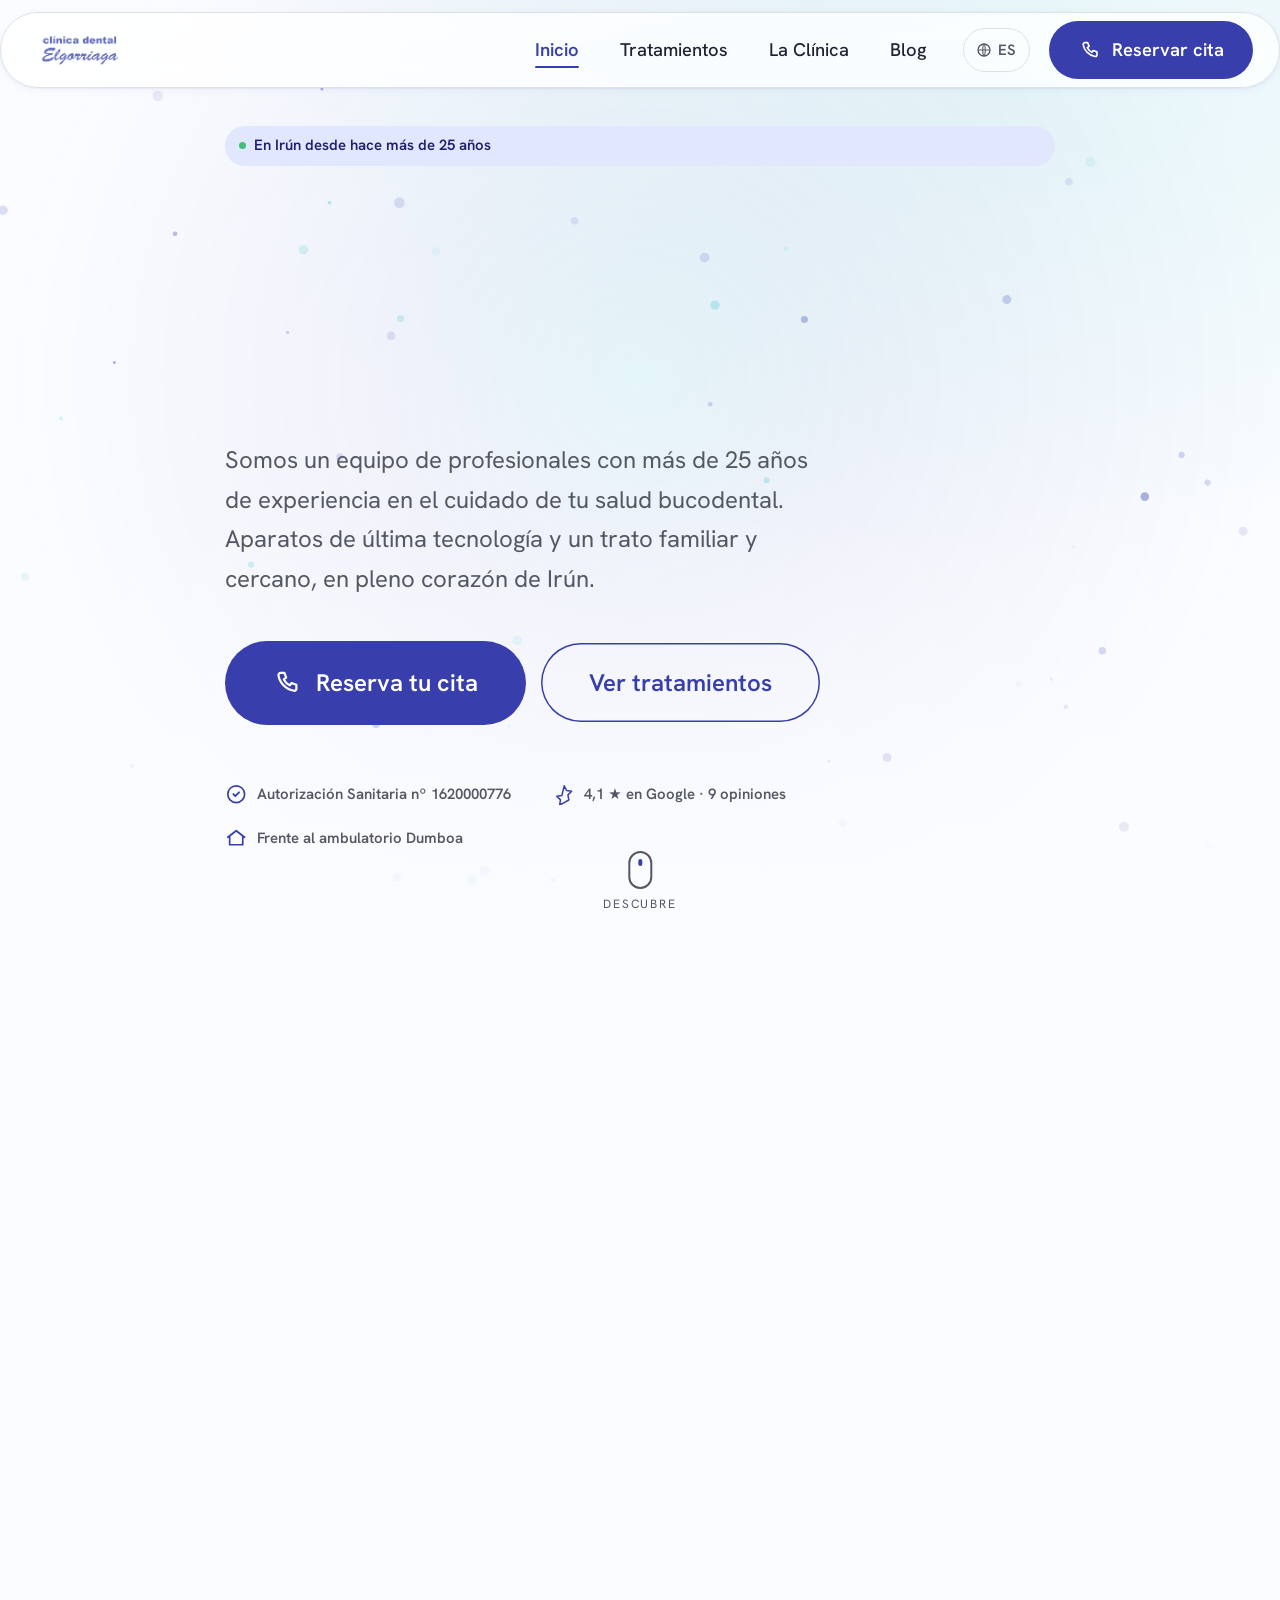
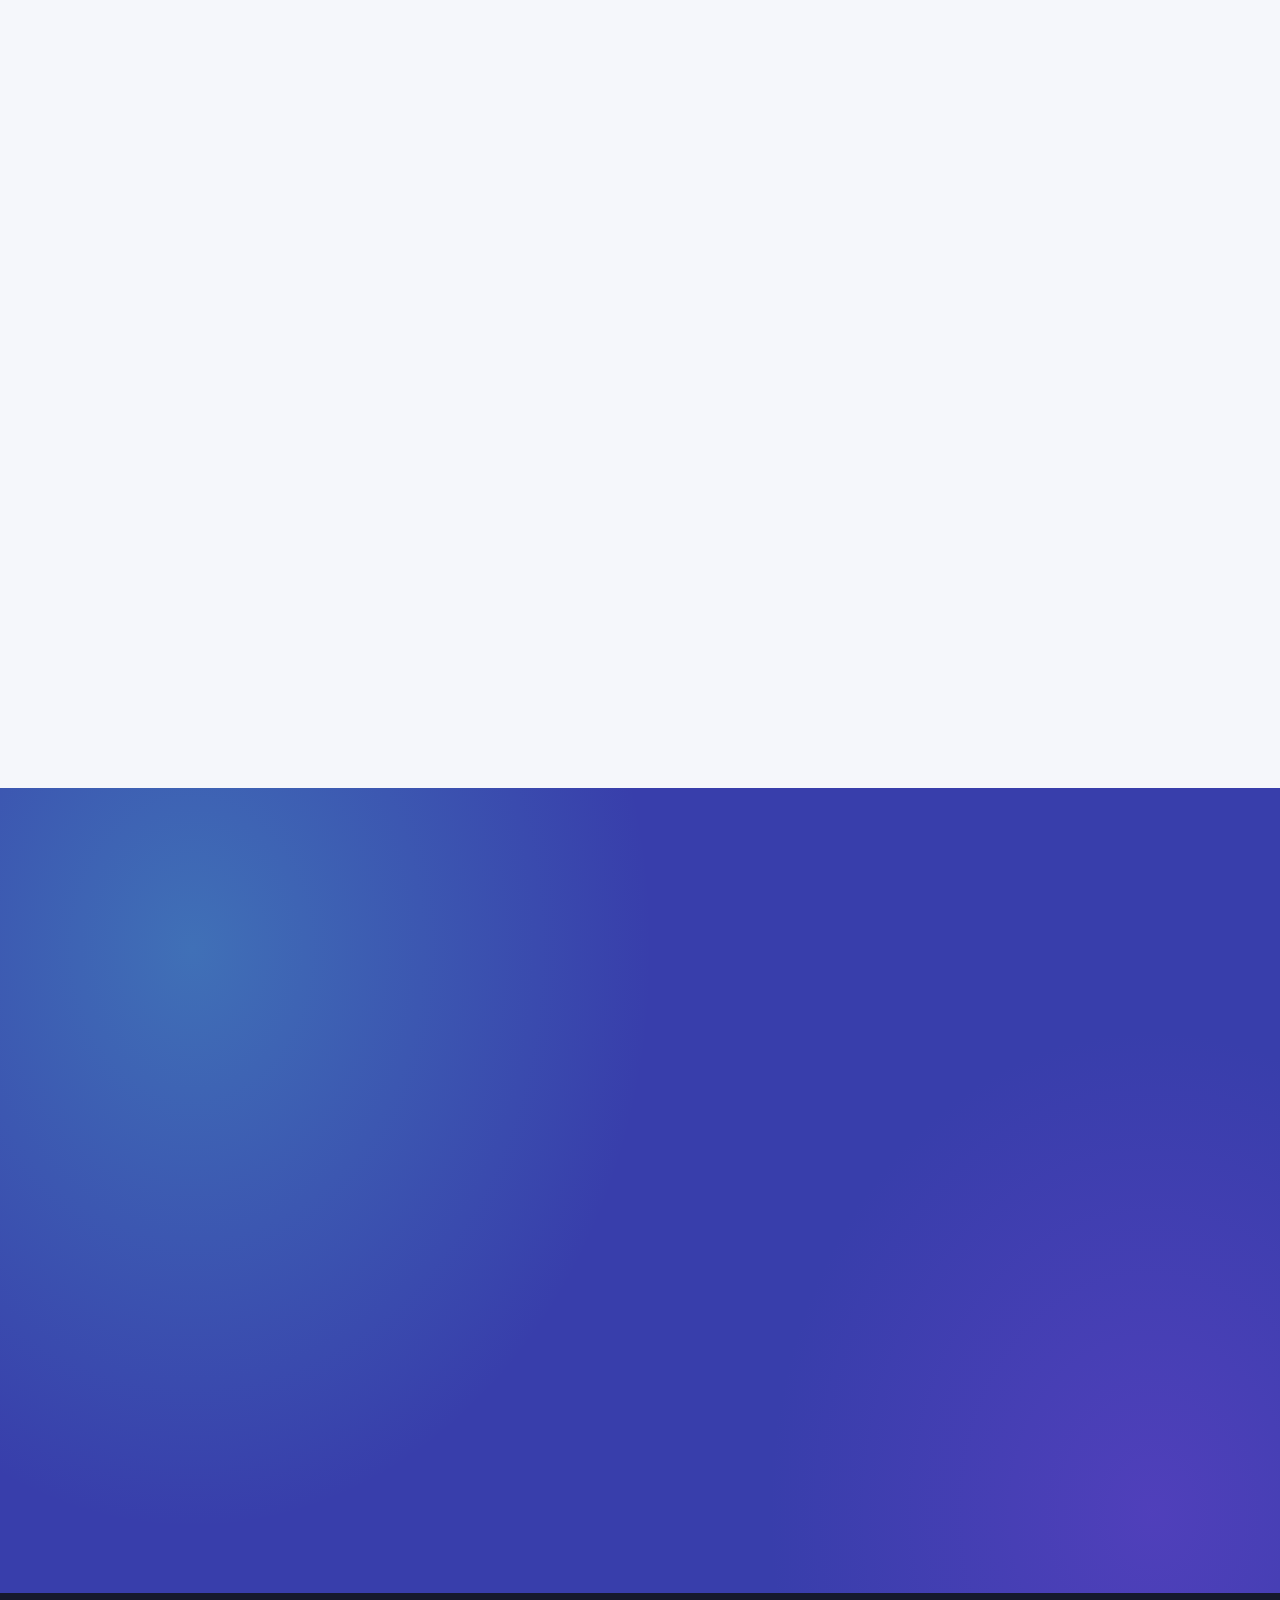
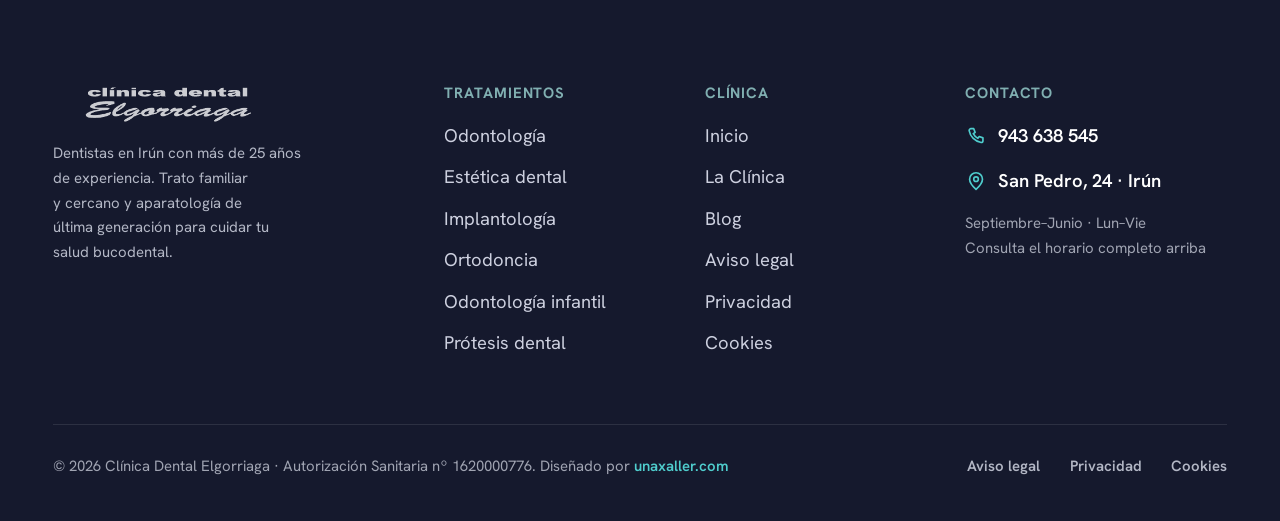
<file: index.html>
<!DOCTYPE html>
<html lang="es">
<head>
  <meta charset="UTF-8" />
  <meta name="viewport" content="width=device-width, initial-scale=1.0" />
  <meta name="theme-color" content="#3843ac" />

  <!-- SEO primario -->
  <title>Clínica Dental Elgorriaga en Irún | Dentistas con +25 años</title>
  <meta name="description" content="Clínica Dental Elgorriaga en Irún (Gipuzkoa): dentistas con más de 25 años de experiencia en implantes, ortodoncia, estética y odontología infantil. Trato familiar y cercano. Reserva tu cita: 943 638 545." />
  <meta name="keywords" content="clínica dental Irún, dentista Irún, dentista Gipuzkoa, implantes dentales Irún, ortodoncia Irún, estética dental Irún, odontología infantil Irún, Clínica Dental Elgorriaga" />
  <meta name="author" content="Clínica Dental Elgorriaga" />
  <meta name="robots" content="index, follow, max-image-preview:large" />
  <link rel="canonical" href="https://www.clinicadentalelgorriaga.net/" />
  <meta name="language" content="Spanish" />

  <!-- Geo (negocio local) -->
  <meta name="geo.region" content="ES-SS" />
  <meta name="geo.placename" content="Irún, Gipuzkoa" />
  <meta name="geo.position" content="43.3382;-1.7888" />
  <meta name="ICBM" content="43.3382, -1.7888" />

  <!-- Open Graph -->
  <meta property="og:type" content="website" />
  <meta property="og:site_name" content="Clínica Dental Elgorriaga" />
  <meta property="og:locale" content="es_ES" />
  <meta property="og:title" content="Clínica Dental Elgorriaga en Irún | Dentistas con +25 años" />
  <meta property="og:description" content="Dentistas en Irún con más de 25 años de experiencia. Implantes, ortodoncia, estética y odontología infantil. Trato familiar y cercano." />
  <meta property="og:url" content="https://www.clinicadentalelgorriaga.net/" />
  <meta property="og:image" content="https://www.clinicadentalelgorriaga.net/assets/img/og/og-default.jpg" />
  <meta property="og:image:width" content="1200" />
  <meta property="og:image:height" content="630" />

  <!-- Twitter -->
  <meta name="twitter:card" content="summary_large_image" />
  <meta name="twitter:title" content="Clínica Dental Elgorriaga en Irún | Dentistas con +25 años" />
  <meta name="twitter:description" content="Dentistas en Irún con más de 25 años de experiencia. Trato familiar y cercano. Reserva: 943 638 545." />
  <meta name="twitter:image" content="https://www.clinicadentalelgorriaga.net/assets/img/og/og-default.jpg" />

  <!-- Favicons -->
  <link rel="icon" href="favicon.ico" sizes="any" />
  <link rel="icon" type="image/svg+xml" href="assets/img/marca/favicon.svg" />
  <link rel="apple-touch-icon" href="assets/img/marca/apple-touch-icon.png" />

  <!-- Precarga de fuentes -->
  <link rel="preload" href="assets/fonts/bricolage-grotesque-latin.woff2" as="font" type="font/woff2" crossorigin />
  <link rel="preload" href="assets/fonts/hanken-grotesk-latin.woff2" as="font" type="font/woff2" crossorigin />

  <link rel="stylesheet" href="assets/css/base.css" />
  <link rel="stylesheet" href="assets/css/components.css" />
  <link rel="stylesheet" href="assets/css/icons.css" />
  <script src="assets/js/lang-detect.js"></script>

  <!-- Schema.org: Clínica dental + reseñas + servicios -->
  <script type="application/ld+json">
  {
    "@context": "https://schema.org",
    "@type": "Dentist",
    "@id": "https://www.clinicadentalelgorriaga.net/#clinica",
    "name": "Clínica Dental Elgorriaga",
    "description": "Clínica dental en Irún (Gipuzkoa) con más de 25 años de experiencia en implantes, ortodoncia, estética dental y odontología infantil.",
    "url": "https://www.clinicadentalelgorriaga.net/",
    "telephone": "+34943638545",
    "image": "https://www.clinicadentalelgorriaga.net/assets/img/og/og-default.jpg",
    "logo": "https://www.clinicadentalelgorriaga.net/assets/img/marca/logo.png",
    "priceRange": "€€",
    "currenciesAccepted": "EUR",
    "address": {
      "@type": "PostalAddress",
      "streetAddress": "San Pedro, 24 bajo",
      "addressLocality": "Irún",
      "addressRegion": "Gipuzkoa",
      "postalCode": "20304",
      "addressCountry": "ES"
    },
    "geo": { "@type": "GeoCoordinates", "latitude": 43.3382, "longitude": -1.7888 },
    "areaServed": ["Irún", "Hondarribia", "Bidasoa", "Gipuzkoa"],
    "hasMap": "https://www.google.com/maps?q=San+Pedro+24+Irun",
    "medicalSpecialty": "Dentistry",
    "aggregateRating": {
      "@type": "AggregateRating",
      "ratingValue": "4.1",
      "reviewCount": "9",
      "bestRating": "5"
    },
    "openingHoursSpecification": [
      { "@type": "OpeningHoursSpecification", "dayOfWeek": ["Monday","Wednesday"], "opens": "09:00", "closes": "13:00" },
      { "@type": "OpeningHoursSpecification", "dayOfWeek": ["Monday","Wednesday"], "opens": "16:00", "closes": "20:00" },
      { "@type": "OpeningHoursSpecification", "dayOfWeek": "Tuesday", "opens": "12:00", "closes": "20:00" },
      { "@type": "OpeningHoursSpecification", "dayOfWeek": "Thursday", "opens": "08:00", "closes": "16:00" },
      { "@type": "OpeningHoursSpecification", "dayOfWeek": "Friday", "opens": "09:00", "closes": "16:00" }
    ],
    "hasOfferCatalog": {
      "@type": "OfferCatalog",
      "name": "Tratamientos dentales",
      "itemListElement": [
        { "@type": "Offer", "itemOffered": { "@type": "MedicalProcedure", "name": "Odontología y empastes" } },
        { "@type": "Offer", "itemOffered": { "@type": "MedicalProcedure", "name": "Estética dental y blanqueamiento" } },
        { "@type": "Offer", "itemOffered": { "@type": "MedicalProcedure", "name": "Implantología dental" } },
        { "@type": "Offer", "itemOffered": { "@type": "MedicalProcedure", "name": "Ortodoncia" } },
        { "@type": "Offer", "itemOffered": { "@type": "MedicalProcedure", "name": "Odontología infantil" } },
        { "@type": "Offer", "itemOffered": { "@type": "MedicalProcedure", "name": "Prótesis dental" } }
      ]
    }
  }
  </script>
  <script type="application/ld+json">
  {
    "@context": "https://schema.org",
    "@type": "WebSite",
    "name": "Clínica Dental Elgorriaga",
    "url": "https://www.clinicadentalelgorriaga.net/",
    "inLanguage": "es-ES"
  }
  </script>
</head>
<body>
  <a class="skip-link" href="#main">Saltar al contenido</a>

  <!-- ============ LOADER (solo primera visita) ============ -->
  <div class="loader" data-loader role="status" aria-label="Cargando">
    <div class="loader__inner">
      <svg class="loader__tooth" viewBox="0 0 64 64" aria-hidden="true">
        <path d="M32 13c-6.6 0-9.5 3.2-13.8 3.2-3.2 0-5.2-1.2-6.7-1.2-2 0-3 1.8-3 5.4 0 5.7 2 11.4 3.6 17.2 1.2 4.4 1.7 11.1 4.4 13.6 1 .9 2.2 1.1 3.1.2 1.6-1.6 2.2-6.2 3.1-9.9.7-2.9 1.7-4.6 3.3-4.6 1.6 0 2.6 1.7 3.3 4.6.9 3.7 1.5 8.3 3.1 9.9.9.9 2.1.7 3.1-.2 2.7-2.5 3.2-9.2 4.4-13.6 1.6-5.8 3.6-11.5 3.6-17.2 0-3.6-1-5.4-3-5.4-1.5 0-3.5 1.2-6.7 1.2C41.5 16.2 38.6 13 32 13z" />
      </svg>
      <img class="loader__logo" src="assets/img/marca/logo-blanco.png" alt="Clínica Dental Elgorriaga" width="300" height="72" />
      <div class="loader__bar"><span></span></div>
      <div class="loader__count">0%</div>
    </div>
  </div>

  <!-- ============ NAV ============ -->
  <header class="nav" data-nav>
    <div class="container nav__bar">
      <a class="nav__logo" href="index.html" aria-label="Inicio — Clínica Dental Elgorriaga">
        <img src="assets/img/marca/logo.png" alt="Clínica Dental Elgorriaga" width="270" height="65" />
      </a>
      <nav class="nav__links" aria-label="Principal">
        <a class="nav__link" href="index.html" aria-current="page">Inicio</a>
        <a class="nav__link" href="tratamientos.html">Tratamientos</a>
        <a class="nav__link" href="clinica.html">La Clínica</a>
        <a class="nav__link" href="blog.html">Blog</a>
      </nav>
      <a class="nav__lang nav__cta--desktop" href="index.html" hreflang="es" aria-label="Idioma: Español">
        <svg width="16" height="16" viewBox="0 0 24 24" fill="none" aria-hidden="true"><circle cx="12" cy="12" r="9" stroke="currentColor" stroke-width="2"/><path d="M3 12h18M12 3c2.5 2.7 2.5 15.3 0 18M12 3C9.5 5.7 9.5 18.3 12 21" stroke="currentColor" stroke-width="1.6"/></svg>
        ES
      </a>
      <a class="btn nav__cta nav__cta--desktop" href="tel:+34943638545">
        <svg class="btn__icon" viewBox="0 0 24 24" fill="none" aria-hidden="true"><path d="M6.5 4h3l1.5 4-2 1.5a11 11 0 005 5l1.5-2 4 1.5v3a2 2 0 01-2 2A16 16 0 014.5 6a2 2 0 012-2z" stroke="currentColor" stroke-width="1.8" stroke-linejoin="round"/></svg>
        Reservar cita
      </a>
      <button class="nav__burger" data-burger aria-label="Abrir menú" aria-expanded="false" aria-controls="menu-movil">
        <span></span>
      </button>
    </div>
    <div class="nav__mobile" id="menu-movil">
      <a href="index.html">Inicio</a>
      <a href="tratamientos.html">Tratamientos</a>
      <a href="clinica.html">La Clínica</a>
      <a href="blog.html">Blog</a>
      <a class="btn btn--lg" href="tel:+34943638545">Reservar cita · 943 638 545</a>
    </div>
  </header>

  <main id="main">
    <!-- ============ HERO 100vh ============ -->
    <section class="hero" aria-label="Bienvenida">
      <canvas class="hero__canvas" data-hero-canvas aria-hidden="true"></canvas>
      <div class="hero__overlay" aria-hidden="true"></div>
      <div class="container hero__inner">
        <span class="chip chip--live"><span class="chip__dot"></span>En Irún desde hace más de 25 años</span>
        <h1 class="hero__title" data-headline>
          <span class="word">Tu</span> <span class="word">sonrisa,</span><br />
          <span class="word ink-aqua">en</span> <span class="word ink-aqua">buenas</span> <span class="word ink-aqua">manos</span>
        </h1>
        <p class="hero__lead">
          Somos un equipo de profesionales con más de 25 años de experiencia en el
          cuidado de tu salud bucodental. Aparatos de última tecnología y un trato
          familiar y cercano, en pleno corazón de Irún.
        </p>
        <div class="hero__actions">
          <a class="btn btn--lg" href="tel:+34943638545">
            <svg class="btn__icon" viewBox="0 0 24 24" fill="none" aria-hidden="true"><path d="M6.5 4h3l1.5 4-2 1.5a11 11 0 005 5l1.5-2 4 1.5v3a2 2 0 01-2 2A16 16 0 014.5 6a2 2 0 012-2z" stroke="currentColor" stroke-width="1.8" stroke-linejoin="round"/></svg>
            Reserva tu cita
          </a>
          <a class="btn btn--ghost btn--lg" href="tratamientos.html">Ver tratamientos</a>
        </div>
        <div class="hero__trust">
          <span class="hero__trust-item">
            <svg viewBox="0 0 24 24" fill="none" aria-hidden="true"><path d="M9 12l2 2 4-4" stroke="currentColor" stroke-width="2" stroke-linecap="round" stroke-linejoin="round"/><circle cx="12" cy="12" r="9" stroke="currentColor" stroke-width="1.8"/></svg>
            Autorización Sanitaria nº 1620000776
          </span>
          <span class="hero__trust-item">
            <svg viewBox="0 0 24 24" fill="none" aria-hidden="true"><path d="M12 3l2.5 5 5.5.8-4 3.9.9 5.5L12 21l-4.9 2.6.9-5.5-4-3.9 5.5-.8L12 3z" stroke="currentColor" stroke-width="1.6" stroke-linejoin="round"/></svg>
            4,1 ★ en Google · 9 opiniones
          </span>
          <span class="hero__trust-item">
            <svg viewBox="0 0 24 24" fill="none" aria-hidden="true"><path d="M3 11l9-7 9 7M5 10v9h14v-9" stroke="currentColor" stroke-width="1.8" stroke-linecap="round" stroke-linejoin="round"/></svg>
            Frente al ambulatorio Dumboa
          </span>
        </div>
      </div>
      <div class="hero__scroll" aria-hidden="true">
        <span class="hero__scroll-mouse"></span>
        Descubre
      </div>
    </section>

    <!-- ============ INTRO / SPLIT ============ -->
    <section class="section">
      <div class="container split" data-reveal-group>
        <div class="split__media" data-reveal-item>
          <img src="assets/img/clinica/banner-box-dental.webp" alt="Box de tratamiento de la Clínica Dental Elgorriaga en Irún con equipo de última generación" width="1000" height="400" data-parallax="8" loading="lazy" />
          <span class="split__badge">
            <svg viewBox="0 0 24 24" fill="none" aria-hidden="true"><path d="M12 2l2.4 4.9 5.4.8-3.9 3.8.9 5.4-4.8-2.5-4.8 2.5.9-5.4L4.2 7.7l5.4-.8L12 2z" stroke="currentColor" stroke-width="1.6" stroke-linejoin="round"/></svg>
            Última tecnología
          </span>
        </div>
        <div class="split__body stack" data-reveal-item style="--flow: var(--space-s)">
          <span class="eyebrow">Equipo experto en salud bucodental en Irún</span>
          <h2 class="t-3">Una clínica de barrio con instalaciones de primer nivel</h2>
          <p class="t-lead">
            Contamos con las mejores instalaciones para el tratamiento de todo tipo de
            problemas dentales. Estamos frente a la entrada del ambulatorio Dumboa en Irún,
            con amplia zona de aparcamiento. Reserva tu cita y te ayudaremos.
          </p>
          <p>
            Disponemos de aparatos de última tecnología para optimizar tus tratamientos,
            sin renunciar a lo que de verdad nos define: un trato familiar, honesto y cercano
            con cada paciente que entra por la puerta.
          </p>
          <div class="hero__actions" style="margin-top: var(--space-s)">
            <a class="btn" href="clinica.html">Conoce la clínica</a>
            <a class="btn btn--ghost" href="tratamientos.html">Nuestros tratamientos</a>
          </div>
        </div>
      </div>
    </section>

    <!-- ============ STATS ============ -->
    <section class="section--tight">
      <div class="container">
        <div class="stats" data-reveal-group>
          <div data-reveal-item>
            <div class="stat__num"><span data-count="25">0</span><sup>+</sup></div>
            <div class="stat__label">Años cuidando sonrisas</div>
          </div>
          <div data-reveal-item>
            <div class="stat__num"><span data-count="6">0</span></div>
            <div class="stat__label">Especialidades dentales</div>
          </div>
          <div data-reveal-item>
            <div class="stat__num"><span data-count="4">0</span>,1</div>
            <div class="stat__label">Valoración en Google</div>
          </div>
          <div data-reveal-item>
            <div class="stat__num"><span data-count="100">0</span><sup>%</sup></div>
            <div class="stat__label">Trato cercano y honesto</div>
          </div>
        </div>
      </div>
    </section>

    <!-- ============ POR QUÉ ELGORRIAGA ============ -->
    <section class="section" style="background: var(--surface-2)">
      <div class="container stack" style="--flow: var(--space-l)">
        <div class="stack" style="--flow: var(--space-xs); max-width: 56ch">
          <span class="eyebrow" data-reveal>Por qué elegirnos</span>
          <h2 class="t-3" data-reveal>Cuidado dental en el que de verdad puedes confiar</h2>
        </div>
        <div class="feature-grid" data-reveal-group>
          <article class="feature" data-reveal-item>
            <div class="feature__icon" data-cursor-hover>
              <!-- corazón con latido -->
              <svg viewBox="0 0 32 32" fill="none" aria-hidden="true">
                <path class="heart" d="M16 27S5 20.5 5 13.2C5 9.6 7.8 7 11 7c2 0 3.9 1 5 2.7C17.1 8 19 7 21 7c3.2 0 6 2.6 6 6.2C27 20.5 16 27 16 27z" stroke="currentColor" stroke-width="2" stroke-linejoin="round"/>
                <path d="M9 16h3l1.5-3 2.5 6 1.5-3h4" stroke="currentColor" stroke-width="1.8" stroke-linecap="round" stroke-linejoin="round" class="pulse-line"/>
              </svg>
            </div>
            <h3>Trato familiar y cercano</h3>
            <p>Te conocemos por tu nombre. Dedicamos a cada paciente el tiempo que necesita, con honestidad y sin prisas.</p>
          </article>
          <article class="feature" data-reveal-item>
            <div class="feature__icon" data-cursor-hover>
              <svg viewBox="0 0 32 32" fill="none" aria-hidden="true">
                <rect x="6" y="6" width="20" height="20" rx="4" stroke="currentColor" stroke-width="2"/>
                <circle class="tech-dot" cx="16" cy="16" r="3.5" stroke="currentColor" stroke-width="2"/>
                <path d="M16 4v3M16 25v3M4 16h3M25 16h3" stroke="currentColor" stroke-width="2" stroke-linecap="round"/>
              </svg>
            </div>
            <h3>Aparatología de última generación</h3>
            <p>Equipos de última tecnología para diagnósticos precisos y tratamientos más cómodos, rápidos y seguros.</p>
          </article>
          <article class="feature" data-reveal-item>
            <div class="feature__icon" data-cursor-hover>
              <svg viewBox="0 0 32 32" fill="none" aria-hidden="true">
                <circle cx="16" cy="16" r="11" stroke="currentColor" stroke-width="2"/>
                <path class="clock-hand" d="M16 9v7l4 3" stroke="currentColor" stroke-width="2" stroke-linecap="round" stroke-linejoin="round"/>
              </svg>
            </div>
            <h3>Más de 25 años de experiencia</h3>
            <p>Toda una vida tratando a familias de Irún y la comarca del Bidasoa. La experiencia que tu sonrisa merece.</p>
          </article>
        </div>
      </div>
    </section>

    <!-- ============ TRATAMIENTOS (3x2, sin fila huérfana) ============ -->
    <section class="section" id="tratamientos">
      <div class="container stack" style="--flow: var(--space-l)">
        <div class="split" style="align-items: end; gap: var(--space-m)">
          <div class="stack" style="--flow: var(--space-xs)">
            <span class="eyebrow" data-reveal>Tratamientos y servicios</span>
            <h2 class="t-3" data-reveal>Todo lo que tu boca necesita, en un solo sitio</h2>
          </div>
          <p class="t-lead" data-reveal style="margin-bottom: 0.4em">
            Más de 25 años tratando a nuestros pacientes con una amplia gama de
            tratamientos adaptados a cada necesidad.
          </p>
        </div>

        <div class="treatments" data-reveal-group>
          <!-- 1 Odontología -->
          <article class="treatment" data-reveal-item>
            <div class="treatment__media">
              <img src="assets/img/tratamientos/endodoncia.webp" alt="Tratamiento de odontología y endodoncia en Irún: modelo dental de una caries" width="400" height="275" loading="lazy" />
              <span class="treatment__icon" aria-hidden="true">
                <svg viewBox="0 0 28 28" fill="none"><path d="M14 4c-3 0-4.3 1.4-6.2 1.4-1.4 0-2.3-.5-3-.5-.9 0-1.3.8-1.3 2.4 0 2.6.9 5.1 1.6 7.7.5 2 .8 5 2 6.1.4.4 1 .5 1.4.1.7-.7 1-2.8 1.4-4.4.3-1.3.8-2.1 1.5-2.1h1.2c.7 0 1.2.8 1.5 2.1.4 1.6.7 3.7 1.4 4.4.4.4 1 .3 1.4-.1 1.2-1.1 1.5-4.1 2-6.1.7-2.6 1.6-5.1 1.6-7.7 0-1.6-.4-2.4-1.3-2.4-.7 0-1.6.5-3 .5C18.3 5.4 17 4 14 4z" stroke="currentColor" stroke-width="1.6" stroke-linejoin="round"/></svg>
              </span>
            </div>
            <div class="treatment__body">
              <h3>Odontología</h3>
              <p>Empastes, endodoncias, limpiezas periódicas, prevención y tratamiento de caries. Asesoramiento de higiene bucodental.</p>
              <a class="treatment__link" href="tratamientos.html#odontologia">Saber más
                <svg viewBox="0 0 24 24" fill="none" aria-hidden="true"><path d="M5 12h14M13 6l6 6-6 6" stroke="currentColor" stroke-width="2" stroke-linecap="round" stroke-linejoin="round"/></svg>
              </a>
            </div>
          </article>
          <!-- 2 Estética -->
          <article class="treatment" data-reveal-item>
            <div class="treatment__media">
              <img src="assets/img/tratamientos/estetica.webp" alt="Estética dental y blanqueamiento en Irún: antes y después de blanquear los dientes" width="400" height="275" loading="lazy" />
              <span class="treatment__icon" aria-hidden="true">
                <svg viewBox="0 0 28 28" fill="none"><path d="M14 3l2.4 5 5.6.8-4 3.9 1 5.5L14 21l-5 2.2 1-5.5-4-3.9 5.6-.8L14 3z" stroke="currentColor" stroke-width="1.6" stroke-linejoin="round"/></svg>
              </span>
            </div>
            <div class="treatment__body">
              <h3>Estética dental</h3>
              <p>Blanqueamiento dental y ortodoncia transparente para lucir una sonrisa sana y natural de la que sentirte orgulloso.</p>
              <a class="treatment__link" href="tratamientos.html#estetica">Saber más
                <svg viewBox="0 0 24 24" fill="none" aria-hidden="true"><path d="M5 12h14M13 6l6 6-6 6" stroke="currentColor" stroke-width="2" stroke-linecap="round" stroke-linejoin="round"/></svg>
              </a>
            </div>
          </article>
          <!-- 3 Implantología -->
          <article class="treatment" data-reveal-item>
            <div class="treatment__media">
              <img src="assets/img/tratamientos/implantologia.webp" alt="Implantología dental en Irún: modelo de implante sobre raíz de titanio" width="400" height="275" loading="lazy" />
              <span class="treatment__icon" aria-hidden="true">
                <svg viewBox="0 0 28 28" fill="none"><path d="M14 4c2.5 0 4 1.6 4 4 0 1.6-1 2.6-1.3 4M10 8c0-1 .4-2 1.2-2.7M12 13l-.6 9M16 13l.6 4" stroke="currentColor" stroke-width="1.6" stroke-linecap="round"/><path d="M11 13h6" stroke="currentColor" stroke-width="1.6" stroke-linecap="round"/></svg>
              </span>
            </div>
            <div class="treatment__body">
              <h3>Implantología</h3>
              <p>Implantes sobre raíz de titanio. Un proceso sencillo, indoloro y seguro, con un resultado de aspecto idéntico al diente natural.</p>
              <a class="treatment__link" href="tratamientos.html#implantologia">Saber más
                <svg viewBox="0 0 24 24" fill="none" aria-hidden="true"><path d="M5 12h14M13 6l6 6-6 6" stroke="currentColor" stroke-width="2" stroke-linecap="round" stroke-linejoin="round"/></svg>
              </a>
            </div>
          </article>
          <!-- 4 Ortodoncia -->
          <article class="treatment" data-reveal-item>
            <div class="treatment__media">
              <img src="assets/img/tratamientos/ortodoncia.webp" alt="Ortodoncia invisible en Irún: férula transparente alineadora" width="400" height="275" loading="lazy" />
              <span class="treatment__icon" aria-hidden="true">
                <svg viewBox="0 0 28 28" fill="none"><path d="M5 11c0-2 1.5-3 3.5-3S11 9 14 9s3.5-1 5.5-1S23 9 23 11c0 4-2 9-5 9-1.6 0-2.3-1.5-4-1.5S11.6 20 10 20c-3 0-5-5-5-9z" stroke="currentColor" stroke-width="1.6" stroke-linejoin="round"/><path d="M8 12h12" stroke="currentColor" stroke-width="1.4"/></svg>
              </span>
            </div>
            <div class="treatment__body">
              <h3>Ortodoncia</h3>
              <p>Buscamos la solución más adecuada para ti: ortodoncia infantil y posibilidad de ortodoncias invisibles, discretas y eficaces.</p>
              <a class="treatment__link" href="tratamientos.html#ortodoncia">Saber más
                <svg viewBox="0 0 24 24" fill="none" aria-hidden="true"><path d="M5 12h14M13 6l6 6-6 6" stroke="currentColor" stroke-width="2" stroke-linecap="round" stroke-linejoin="round"/></svg>
              </a>
            </div>
          </article>
          <!-- 5 Infantil -->
          <article class="treatment" data-reveal-item>
            <div class="treatment__media">
              <img src="assets/img/tratamientos/infantil.webp" alt="Odontología infantil en Irún: revisión dental de un niño" width="400" height="275" loading="lazy" />
              <span class="treatment__icon" aria-hidden="true">
                <svg viewBox="0 0 28 28" fill="none"><circle cx="14" cy="10" r="5" stroke="currentColor" stroke-width="1.6"/><path d="M6 23c0-4 3.6-6 8-6s8 2 8 6" stroke="currentColor" stroke-width="1.6" stroke-linecap="round"/><circle cx="12" cy="10" r="1" fill="currentColor"/><circle cx="16" cy="10" r="1" fill="currentColor"/></svg>
              </span>
            </div>
            <div class="treatment__body">
              <h3>Asistencia infantil</h3>
              <p>Aseguramos la salud dental de los más pequeños con revisiones anuales y cuidados preventivos, en un ambiente de confianza.</p>
              <a class="treatment__link" href="tratamientos.html#infantil">Saber más
                <svg viewBox="0 0 24 24" fill="none" aria-hidden="true"><path d="M5 12h14M13 6l6 6-6 6" stroke="currentColor" stroke-width="2" stroke-linecap="round" stroke-linejoin="round"/></svg>
              </a>
            </div>
          </article>
          <!-- 6 Prótesis -->
          <article class="treatment" data-reveal-item>
            <div class="treatment__media">
              <img src="assets/img/tratamientos/protesis.webp" alt="Prótesis dental en Irún: modelo de dentadura completa" width="400" height="275" loading="lazy" />
              <span class="treatment__icon" aria-hidden="true">
                <svg viewBox="0 0 28 28" fill="none"><path d="M5 12c2-1 4-1.5 9-1.5S21 11 23 12c0 0-1 2.5-2 2.5-1.5 0-2-2-3.5-2s-2 4-3.5 4-2-4-3.5-4-2 2-3.5 2C6 14.5 5 12 5 12z" stroke="currentColor" stroke-width="1.6" stroke-linejoin="round"/></svg>
              </span>
            </div>
            <div class="treatment__body">
              <h3>Prótesis dental</h3>
              <p>Rehabilitación de tu dentadura con prótesis fijas o removibles, además de limpieza y mantenimiento de prótesis dentales.</p>
              <a class="treatment__link" href="tratamientos.html#protesis">Saber más
                <svg viewBox="0 0 24 24" fill="none" aria-hidden="true"><path d="M5 12h14M13 6l6 6-6 6" stroke="currentColor" stroke-width="2" stroke-linecap="round" stroke-linejoin="round"/></svg>
              </a>
            </div>
          </article>
        </div>
      </div>
    </section>

    <!-- ============ RESEÑAS ============ -->
    <section class="section" style="background: var(--surface-2)">
      <div class="container reviews" data-reveal-group>
        <div class="reviews__head" data-reveal-item>
          <div class="stack" style="--flow: var(--space-2xs)">
            <span class="eyebrow">Lo que dicen nuestros pacientes</span>
            <h2 class="t-3">Opiniones reales en Google</h2>
          </div>
          <div class="rating">
            <span class="rating__score">4,1</span>
            <div class="stack" style="--flow: 2px">
              <span class="stars" aria-hidden="true">
                <svg viewBox="0 0 24 24" fill="currentColor"><path d="M12 2l2.9 6.3 6.8.8-5 4.6 1.3 6.8L12 17.8 5.7 21.3 7 14.5l-5-4.6 6.8-.8L12 2z"/></svg>
                <svg viewBox="0 0 24 24" fill="currentColor"><path d="M12 2l2.9 6.3 6.8.8-5 4.6 1.3 6.8L12 17.8 5.7 21.3 7 14.5l-5-4.6 6.8-.8L12 2z"/></svg>
                <svg viewBox="0 0 24 24" fill="currentColor"><path d="M12 2l2.9 6.3 6.8.8-5 4.6 1.3 6.8L12 17.8 5.7 21.3 7 14.5l-5-4.6 6.8-.8L12 2z"/></svg>
                <svg viewBox="0 0 24 24" fill="currentColor"><path d="M12 2l2.9 6.3 6.8.8-5 4.6 1.3 6.8L12 17.8 5.7 21.3 7 14.5l-5-4.6 6.8-.8L12 2z"/></svg>
                <svg viewBox="0 0 24 24" fill="none" stroke="currentColor" stroke-width="1.5"><path d="M12 2l2.9 6.3 6.8.8-5 4.6 1.3 6.8L12 17.8 5.7 21.3 7 14.5l-5-4.6 6.8-.8L12 2z"/></svg>
              </span>
              <span class="t-small" style="color: var(--ink-soft)">Basado en 9 opiniones</span>
            </div>
          </div>
        </div>

        <div class="review-track" data-review-track data-reveal-item>
          <figure class="review">
            <span class="review__stars" aria-hidden="true"><svg viewBox="0 0 24 24" fill="currentColor"><path d="M12 2l2.9 6.3 6.8.8-5 4.6 1.3 6.8L12 17.8 5.7 21.3 7 14.5l-5-4.6 6.8-.8L12 2z"/></svg><svg viewBox="0 0 24 24" fill="currentColor"><path d="M12 2l2.9 6.3 6.8.8-5 4.6 1.3 6.8L12 17.8 5.7 21.3 7 14.5l-5-4.6 6.8-.8L12 2z"/></svg><svg viewBox="0 0 24 24" fill="currentColor"><path d="M12 2l2.9 6.3 6.8.8-5 4.6 1.3 6.8L12 17.8 5.7 21.3 7 14.5l-5-4.6 6.8-.8L12 2z"/></svg><svg viewBox="0 0 24 24" fill="currentColor"><path d="M12 2l2.9 6.3 6.8.8-5 4.6 1.3 6.8L12 17.8 5.7 21.3 7 14.5l-5-4.6 6.8-.8L12 2z"/></svg><svg viewBox="0 0 24 24" fill="currentColor"><path d="M12 2l2.9 6.3 6.8.8-5 4.6 1.3 6.8L12 17.8 5.7 21.3 7 14.5l-5-4.6 6.8-.8L12 2z"/></svg></span>
            <blockquote class="review__text">"Un trato amable que da tranquilidad y muy profesionales. Muy agradecido por el buen trabajo que me han hecho."</blockquote>
            <figcaption class="review__author">
              <span class="review__avatar" aria-hidden="true">J</span>
              <span class="review__meta"><span class="review__name">Juan Manuel Pereira</span><br />Reseña en Google</span>
            </figcaption>
          </figure>
          <figure class="review">
            <span class="review__stars" aria-hidden="true"><svg viewBox="0 0 24 24" fill="currentColor"><path d="M12 2l2.9 6.3 6.8.8-5 4.6 1.3 6.8L12 17.8 5.7 21.3 7 14.5l-5-4.6 6.8-.8L12 2z"/></svg><svg viewBox="0 0 24 24" fill="currentColor"><path d="M12 2l2.9 6.3 6.8.8-5 4.6 1.3 6.8L12 17.8 5.7 21.3 7 14.5l-5-4.6 6.8-.8L12 2z"/></svg><svg viewBox="0 0 24 24" fill="currentColor"><path d="M12 2l2.9 6.3 6.8.8-5 4.6 1.3 6.8L12 17.8 5.7 21.3 7 14.5l-5-4.6 6.8-.8L12 2z"/></svg><svg viewBox="0 0 24 24" fill="currentColor"><path d="M12 2l2.9 6.3 6.8.8-5 4.6 1.3 6.8L12 17.8 5.7 21.3 7 14.5l-5-4.6 6.8-.8L12 2z"/></svg><svg viewBox="0 0 24 24" fill="currentColor"><path d="M12 2l2.9 6.3 6.8.8-5 4.6 1.3 6.8L12 17.8 5.7 21.3 7 14.5l-5-4.6 6.8-.8L12 2z"/></svg></span>
            <blockquote class="review__text">"Profesionales, honestos y se ve que les gusta su trabajo. Me ayudaron mucho con mis problemas dentales, no tienen precios abusivos y el trato fue estupendo. Le dedican el tiempo necesario y siempre que tienes un problema se vuelcan al cien por cien."</blockquote>
            <figcaption class="review__author">
              <span class="review__avatar" aria-hidden="true">M</span>
              <span class="review__meta"><span class="review__name">Maribel Arroyo</span><br />Reseña en Google</span>
            </figcaption>
          </figure>
          <figure class="review">
            <span class="review__stars" aria-hidden="true"><svg viewBox="0 0 24 24" fill="currentColor"><path d="M12 2l2.9 6.3 6.8.8-5 4.6 1.3 6.8L12 17.8 5.7 21.3 7 14.5l-5-4.6 6.8-.8L12 2z"/></svg><svg viewBox="0 0 24 24" fill="currentColor"><path d="M12 2l2.9 6.3 6.8.8-5 4.6 1.3 6.8L12 17.8 5.7 21.3 7 14.5l-5-4.6 6.8-.8L12 2z"/></svg><svg viewBox="0 0 24 24" fill="currentColor"><path d="M12 2l2.9 6.3 6.8.8-5 4.6 1.3 6.8L12 17.8 5.7 21.3 7 14.5l-5-4.6 6.8-.8L12 2z"/></svg><svg viewBox="0 0 24 24" fill="currentColor"><path d="M12 2l2.9 6.3 6.8.8-5 4.6 1.3 6.8L12 17.8 5.7 21.3 7 14.5l-5-4.6 6.8-.8L12 2z"/></svg><svg viewBox="0 0 24 24" fill="currentColor"><path d="M12 2l2.9 6.3 6.8.8-5 4.6 1.3 6.8L12 17.8 5.7 21.3 7 14.5l-5-4.6 6.8-.8L12 2z"/></svg></span>
            <blockquote class="review__text">"Mi hija se rompió un diente de un golpe. Estábamos de viaje y nadie nos quería atender. Por suerte, encontramos a estos chicos y estuvieron dispuestos a ayudarnos desde el principio. Amables, profesionales… Mi hija se fue muy contenta con su nuevo diente, al igual que sus padres."</blockquote>
            <figcaption class="review__author">
              <span class="review__avatar" aria-hidden="true">A</span>
              <span class="review__meta"><span class="review__name">Aaron Garmendia</span><br />Local Guide · Google</span>
            </figcaption>
          </figure>
          <figure class="review">
            <span class="review__stars" aria-hidden="true"><svg viewBox="0 0 24 24" fill="currentColor"><path d="M12 2l2.9 6.3 6.8.8-5 4.6 1.3 6.8L12 17.8 5.7 21.3 7 14.5l-5-4.6 6.8-.8L12 2z"/></svg><svg viewBox="0 0 24 24" fill="currentColor"><path d="M12 2l2.9 6.3 6.8.8-5 4.6 1.3 6.8L12 17.8 5.7 21.3 7 14.5l-5-4.6 6.8-.8L12 2z"/></svg><svg viewBox="0 0 24 24" fill="currentColor"><path d="M12 2l2.9 6.3 6.8.8-5 4.6 1.3 6.8L12 17.8 5.7 21.3 7 14.5l-5-4.6 6.8-.8L12 2z"/></svg><svg viewBox="0 0 24 24" fill="currentColor"><path d="M12 2l2.9 6.3 6.8.8-5 4.6 1.3 6.8L12 17.8 5.7 21.3 7 14.5l-5-4.6 6.8-.8L12 2z"/></svg><svg viewBox="0 0 24 24" fill="currentColor"><path d="M12 2l2.9 6.3 6.8.8-5 4.6 1.3 6.8L12 17.8 5.7 21.3 7 14.5l-5-4.6 6.8-.8L12 2z"/></svg></span>
            <blockquote class="review__text">"Sólo puedo dar una opinión sobre lo amable y dedicada que ha sido Esther al hacer una consulta telefónica. Parece una clínica con profesionales muy implicados, dispuestos a ayudar."</blockquote>
            <figcaption class="review__author">
              <span class="review__avatar" aria-hidden="true">E</span>
              <span class="review__meta"><span class="review__name">Enrique</span><br />Local Guide · Google</span>
            </figcaption>
          </figure>
        </div>
      </div>
    </section>

    <!-- ============ HORARIO + CTA ============ -->
    <section class="section">
      <div class="container split" data-reveal-group>
        <div class="split__body stack" data-reveal-item style="--flow: var(--space-s)">
          <span class="eyebrow">Horario de atención</span>
          <h2 class="t-3">Estamos cuando nos necesitas</h2>
          <span data-open-indicator></span>
          <div class="schedule" data-schedule>
            <div class="schedule__tabs" role="tablist" aria-label="Temporada">
              <button class="schedule__tab" role="tab" data-season-tab="invierno" aria-selected="true">Septiembre–Junio</button>
              <button class="schedule__tab" role="tab" data-season-tab="verano" aria-selected="false">Julio–Agosto</button>
            </div>
            <div class="schedule__panel" data-season-panel="invierno" role="tabpanel">
              <div class="schedule__row" data-day="1"><span class="schedule__day">Lunes</span><span class="schedule__hours">9:00–13:00 · 16:00–20:00</span></div>
              <div class="schedule__row" data-day="2"><span class="schedule__day">Martes</span><span class="schedule__hours">12:00–20:00</span></div>
              <div class="schedule__row" data-day="3"><span class="schedule__day">Miércoles</span><span class="schedule__hours">9:00–13:00 · 16:00–20:00</span></div>
              <div class="schedule__row" data-day="4"><span class="schedule__day">Jueves</span><span class="schedule__hours">8:00–16:00</span></div>
              <div class="schedule__row" data-day="5"><span class="schedule__day">Viernes</span><span class="schedule__hours">9:00–16:00</span></div>
              <div class="schedule__row" data-day="6"><span class="schedule__day">Sábado</span><span class="schedule__hours is-closed">Cerrado</span></div>
              <div class="schedule__row" data-day="0"><span class="schedule__day">Domingo</span><span class="schedule__hours is-closed">Cerrado</span></div>
            </div>
            <div class="schedule__panel" data-season-panel="verano" role="tabpanel" hidden>
              <div class="schedule__row" data-day="1"><span class="schedule__day">Lunes</span><span class="schedule__hours">8:00–16:00</span></div>
              <div class="schedule__row" data-day="2"><span class="schedule__day">Martes</span><span class="schedule__hours">12:30–20:30</span></div>
              <div class="schedule__row" data-day="3"><span class="schedule__day">Miércoles</span><span class="schedule__hours">8:00–16:00</span></div>
              <div class="schedule__row" data-day="4"><span class="schedule__day">Jueves</span><span class="schedule__hours">12:30–20:30</span></div>
              <div class="schedule__row" data-day="5"><span class="schedule__day">Viernes</span><span class="schedule__hours">8:00–16:00</span></div>
              <div class="schedule__row" data-day="6"><span class="schedule__day">Sábado</span><span class="schedule__hours is-closed">Cerrado</span></div>
              <div class="schedule__row" data-day="0"><span class="schedule__day">Domingo</span><span class="schedule__hours is-closed">Cerrado</span></div>
            </div>
          </div>
        </div>
        <div class="split__media" data-reveal-item style="order: 2">
          <img src="assets/img/galeria/radiografia-paciente.webp" alt="Dentista de la Clínica Elgorriaga explicando una radiografía dental a una paciente en Irún" width="1000" height="800" loading="lazy" data-parallax="6" />
          <span class="split__badge">
            <svg viewBox="0 0 24 24" fill="none" aria-hidden="true"><path d="M3 11l9-7 9 7M5 10v9h14v-9" stroke="currentColor" stroke-width="1.8" stroke-linecap="round" stroke-linejoin="round"/></svg>
            San Pedro, 24 · Irún
          </span>
        </div>
      </div>
    </section>

    <!-- ============ FAQ ============ -->
    <section class="section" style="background: var(--surface-2)">
      <div class="container container--narrow stack" style="--flow: var(--space-l)">
        <div class="stack" style="--flow: var(--space-xs); text-align: center; place-items: center">
          <span class="eyebrow" data-reveal>Preguntas frecuentes</span>
          <h2 class="t-3" data-reveal>Resolvemos tus dudas antes de tu visita</h2>
        </div>
        <div class="faq" data-reveal-group>
          <details class="faq__item" data-reveal-item>
            <summary class="faq__q">¿Dónde está la Clínica Dental Elgorriaga?<span class="faq__icon" aria-hidden="true"></span></summary>
            <div class="faq__a">Estamos en San Pedro, 24 bajo, 20304 Irún (Gipuzkoa), justo frente a la entrada del ambulatorio Dumboa, con amplia zona de aparcamiento.</div>
          </details>
          <details class="faq__item" data-reveal-item>
            <summary class="faq__q">¿Cómo puedo pedir cita?<span class="faq__icon" aria-hidden="true"></span></summary>
            <div class="faq__a">Puedes reservar tu cita llamando al 943 638 545 en nuestro horario de atención. Te ayudaremos a encontrar el hueco que mejor te venga.</div>
          </details>
          <details class="faq__item" data-reveal-item>
            <summary class="faq__q">¿Qué tratamientos ofrecéis?<span class="faq__icon" aria-hidden="true"></span></summary>
            <div class="faq__a">Odontología general (empastes, endodoncias, limpiezas), estética dental, implantología, ortodoncia (incluida la invisible), odontología infantil y prótesis dentales fijas y removibles.</div>
          </details>
          <details class="faq__item" data-reveal-item>
            <summary class="faq__q">¿Los implantes son dolorosos?<span class="faq__icon" aria-hidden="true"></span></summary>
            <div class="faq__a">No. Colocamos implantes sobre raíz de titanio mediante un proceso sencillo, indoloro y seguro, con un resultado de aspecto idéntico al diente natural.</div>
          </details>
          <details class="faq__item" data-reveal-item>
            <summary class="faq__q">¿Atendéis a niños?<span class="faq__icon" aria-hidden="true"></span></summary>
            <div class="faq__a">Sí. Cuidamos la salud dental de los más pequeños con revisiones anuales y cuidados preventivos en un ambiente cercano y de confianza.</div>
          </details>
        </div>
      </div>
    </section>

    <!-- ============ CTA BAND ============ -->
    <section class="cta-band">
      <div class="cta-band__glow" aria-hidden="true"></div>
      <div class="container cta-band__inner">
        <h2 data-reveal>Reserva tu cita y te ayudaremos</h2>
        <p data-reveal>Da el primer paso hacia una sonrisa sana. Llámanos y te atenderemos con el trato cercano que nos caracteriza.</p>
        <a class="cta-band__phone" href="tel:+34943638545" data-reveal>
          <svg viewBox="0 0 24 24" fill="none" aria-hidden="true"><path d="M6.5 4h3l1.5 4-2 1.5a11 11 0 005 5l1.5-2 4 1.5v3a2 2 0 01-2 2A16 16 0 014.5 6a2 2 0 012-2z" stroke="currentColor" stroke-width="1.8" stroke-linejoin="round"/></svg>
          943 638 545
        </a>
        <a class="btn btn--on-dark btn--lg" href="clinica.html" data-reveal>Cómo llegar a la clínica</a>
      </div>
    </section>
  </main>

  <!-- ============ FOOTER ============ -->
  <footer class="footer">
    <div class="container">
      <div class="footer__grid">
        <div class="footer__brand">
          <img src="assets/img/marca/logo-blanco.png" alt="Clínica Dental Elgorriaga" width="270" height="65" />
          <p>Dentistas en Irún con más de 25 años de experiencia. Trato familiar y cercano y aparatología de última generación para cuidar tu salud bucodental.</p>
        </div>
        <div>
          <h4>Tratamientos</h4>
          <nav class="footer__links" aria-label="Tratamientos">
            <a href="tratamientos.html#odontologia">Odontología</a>
            <a href="tratamientos.html#estetica">Estética dental</a>
            <a href="tratamientos.html#implantologia">Implantología</a>
            <a href="tratamientos.html#ortodoncia">Ortodoncia</a>
            <a href="tratamientos.html#infantil">Odontología infantil</a>
            <a href="tratamientos.html#protesis">Prótesis dental</a>
          </nav>
        </div>
        <div>
          <h4>Clínica</h4>
          <nav class="footer__links" aria-label="Enlaces">
            <a href="index.html">Inicio</a>
            <a href="clinica.html">La Clínica</a>
            <a href="blog.html">Blog</a>
            <a href="aviso-legal.html">Aviso legal</a>
            <a href="politica-de-privacidad.html">Privacidad</a>
            <a href="politica-de-cookies.html">Cookies</a>
          </nav>
        </div>
        <div>
          <h4>Contacto</h4>
          <div class="footer__contact">
            <a href="tel:+34943638545">
              <svg viewBox="0 0 24 24" fill="none" aria-hidden="true"><path d="M6.5 4h3l1.5 4-2 1.5a11 11 0 005 5l1.5-2 4 1.5v3a2 2 0 01-2 2A16 16 0 014.5 6a2 2 0 012-2z" stroke="currentColor" stroke-width="1.8" stroke-linejoin="round"/></svg>
              943 638 545
            </a>
            <a href="https://www.google.com/maps?q=San+Pedro+24+Irun+Clinica+Dental+Elgorriaga" target="_blank" rel="noopener">
              <svg viewBox="0 0 24 24" fill="none" aria-hidden="true"><path d="M12 21s7-6.3 7-11a7 7 0 10-14 0c0 4.7 7 11 7 11z" stroke="currentColor" stroke-width="1.8" stroke-linejoin="round"/><circle cx="12" cy="10" r="2.5" stroke="currentColor" stroke-width="1.8"/></svg>
              San Pedro, 24 · Irún
            </a>
            <p class="t-small" style="color: oklch(0.72 0.02 274)">Septiembre–Junio · Lun–Vie<br />Consulta el horario completo arriba</p>
          </div>
        </div>
      </div>
      <div class="footer__bottom">
        <p>© <span data-year>2026</span> Clínica Dental Elgorriaga · Autorización Sanitaria nº 1620000776. Diseñado por <a href="https://unaxaller.com" target="_blank" rel="noopener">unaxaller.com</a></p>
        <nav class="footer__legal-links" aria-label="Legal">
          <a href="aviso-legal.html">Aviso legal</a>
          <a href="politica-de-privacidad.html">Privacidad</a>
          <a href="politica-de-cookies.html">Cookies</a>
        </nav>
      </div>
    </div>
  </footer>

  <!-- FAB llamada (móvil) -->
  <a class="fab" href="tel:+34943638545" aria-label="Llamar a la clínica">
    <svg viewBox="0 0 24 24" fill="none" aria-hidden="true"><path d="M6.5 4h3l1.5 4-2 1.5a11 11 0 005 5l1.5-2 4 1.5v3a2 2 0 01-2 2A16 16 0 014.5 6a2 2 0 012-2z" stroke="currentColor" stroke-width="1.8" stroke-linejoin="round"/></svg>
  </a>
  <!-- Volver arriba -->
  <button class="to-top" data-to-top aria-label="Volver arriba">
    <svg class="to-top__ring" viewBox="0 0 52 52" aria-hidden="true"><circle cx="26" cy="26" r="24"/></svg>
    <svg viewBox="0 0 24 24" fill="none" aria-hidden="true"><path d="M12 19V6M6 12l6-6 6 6" stroke="currentColor" stroke-width="2" stroke-linecap="round" stroke-linejoin="round"/></svg>
  </button>

  <script src="assets/js/vendor/gsap.min.js" defer></script>
  <script src="assets/js/vendor/ScrollTrigger.min.js" defer></script>
  <script src="assets/js/app.js" defer></script>

  <!-- FAQ Schema -->
  <script type="application/ld+json">
  {
    "@context": "https://schema.org",
    "@type": "FAQPage",
    "mainEntity": [
      { "@type": "Question", "name": "¿Dónde está la Clínica Dental Elgorriaga?", "acceptedAnswer": { "@type": "Answer", "text": "Estamos en San Pedro, 24 bajo, 20304 Irún (Gipuzkoa), frente a la entrada del ambulatorio Dumboa, con amplia zona de aparcamiento." } },
      { "@type": "Question", "name": "¿Cómo puedo pedir cita?", "acceptedAnswer": { "@type": "Answer", "text": "Puedes reservar tu cita llamando al 943 638 545 en nuestro horario de atención." } },
      { "@type": "Question", "name": "¿Qué tratamientos ofrecéis?", "acceptedAnswer": { "@type": "Answer", "text": "Odontología general, estética dental, implantología, ortodoncia (incluida la invisible), odontología infantil y prótesis dentales." } },
      { "@type": "Question", "name": "¿Los implantes son dolorosos?", "acceptedAnswer": { "@type": "Answer", "text": "No. Colocamos implantes sobre raíz de titanio mediante un proceso sencillo, indoloro y seguro." } },
      { "@type": "Question", "name": "¿Atendéis a niños?", "acceptedAnswer": { "@type": "Answer", "text": "Sí, cuidamos la salud dental infantil con revisiones anuales y cuidados preventivos." } }
    ]
  }
  </script>
</body>
</html>
</file>
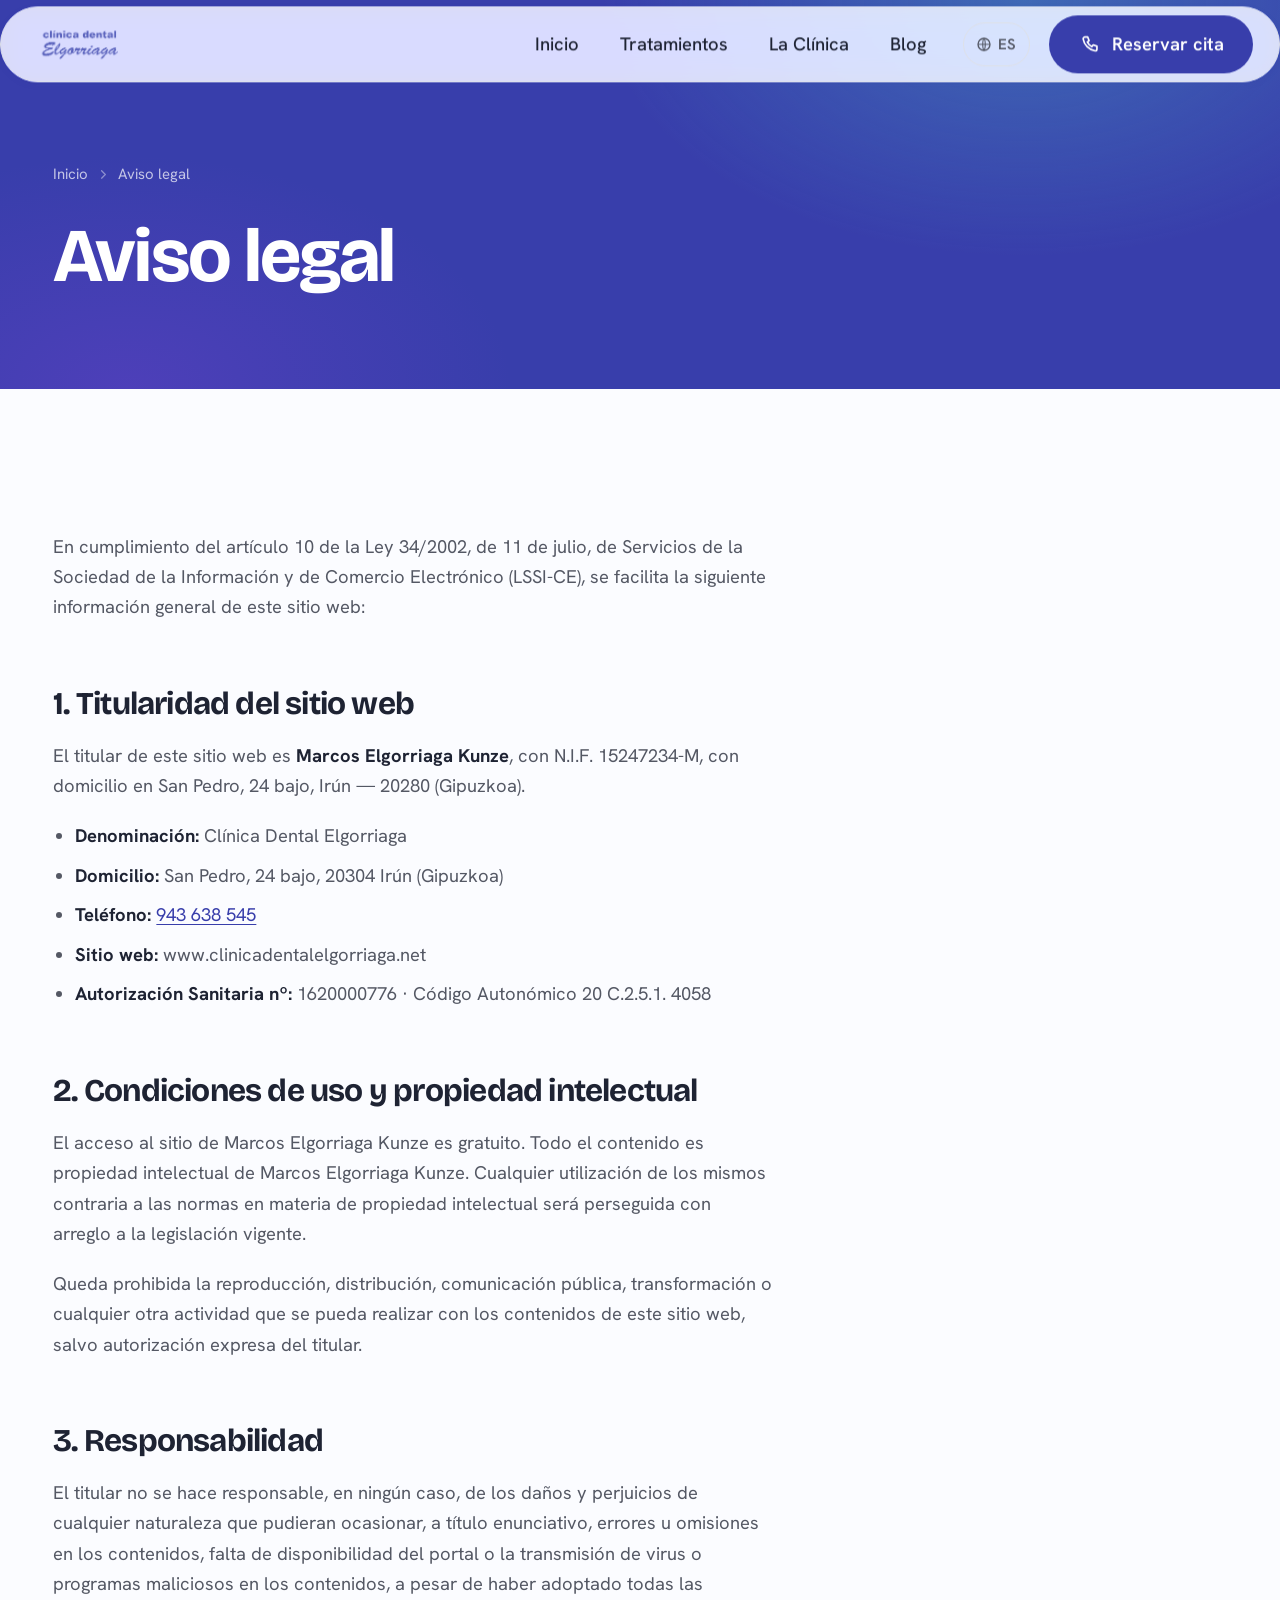
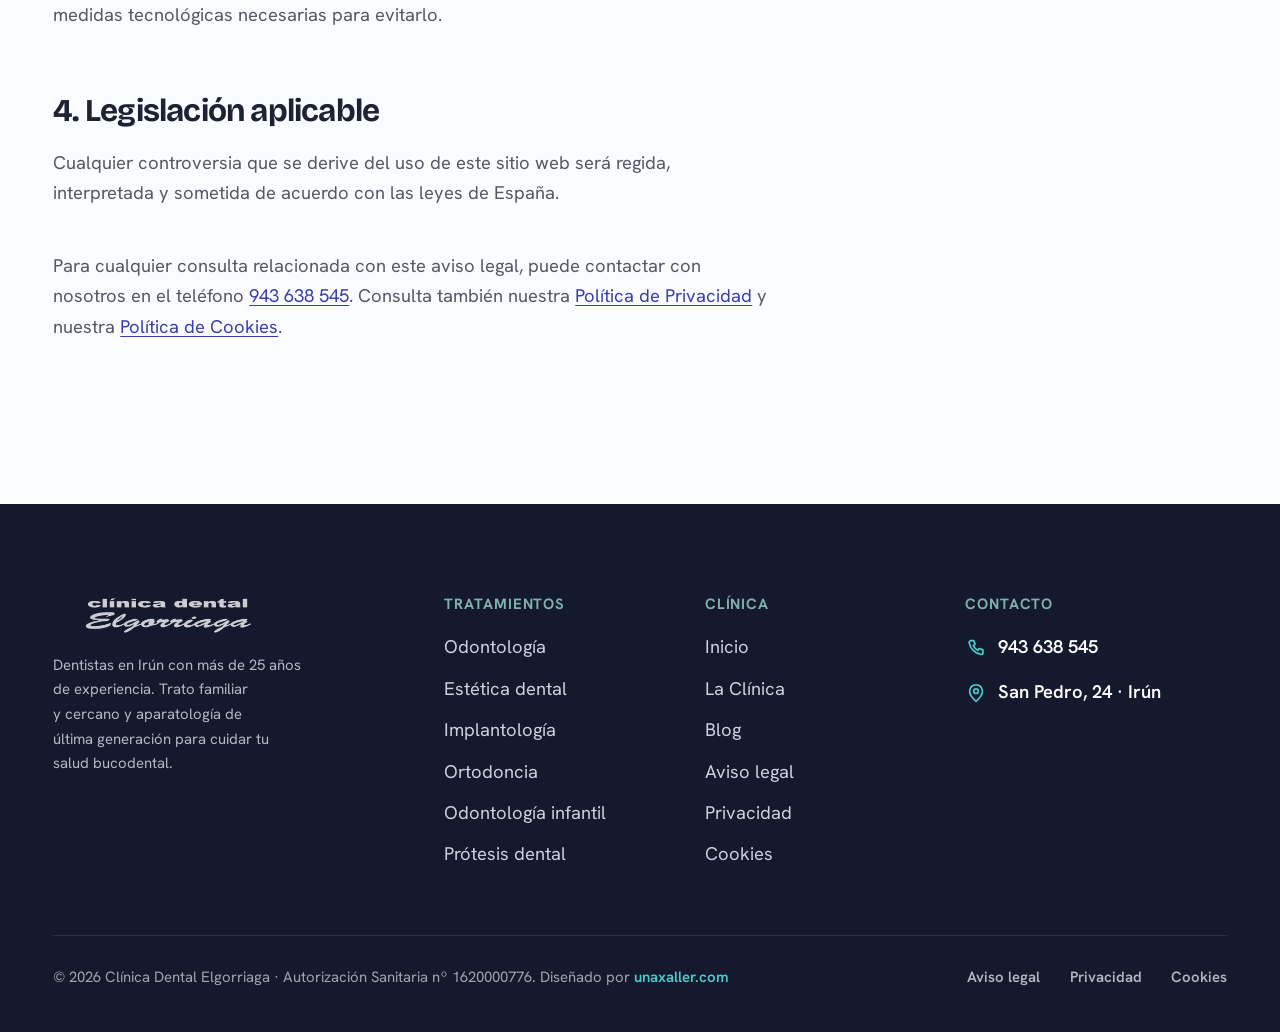
<file: aviso-legal.html>
<!DOCTYPE html>
<html lang="es">
<head>
  <meta charset="UTF-8" />
  <meta name="viewport" content="width=device-width, initial-scale=1.0" />
  <meta name="theme-color" content="#3843ac" />
  <title>Aviso Legal | Clínica Dental Elgorriaga en Irún</title>
  <meta name="description" content="Aviso legal de la Clínica Dental Elgorriaga (Irún, Gipuzkoa). Información sobre la titularidad del sitio web y condiciones de uso." />
  <meta name="robots" content="index, follow" />
  <link rel="canonical" href="https://www.clinicadentalelgorriaga.net/aviso-legal.html" />
  <meta property="og:title" content="Aviso Legal | Clínica Dental Elgorriaga" />
  <meta property="og:description" content="Aviso legal de la Clínica Dental Elgorriaga en Irún." />
  <meta property="og:url" content="https://www.clinicadentalelgorriaga.net/aviso-legal.html" />
  <meta property="og:image" content="https://www.clinicadentalelgorriaga.net/assets/img/og/og-default.jpg" />
  <link rel="icon" href="favicon.ico" sizes="any" />
  <link rel="icon" type="image/svg+xml" href="assets/img/marca/favicon.svg" />
  <link rel="apple-touch-icon" href="assets/img/marca/apple-touch-icon.png" />
  <link rel="preload" href="assets/fonts/bricolage-grotesque-latin.woff2" as="font" type="font/woff2" crossorigin />
  <link rel="preload" href="assets/fonts/hanken-grotesk-latin.woff2" as="font" type="font/woff2" crossorigin />
  <link rel="stylesheet" href="assets/css/base.css" />
  <link rel="stylesheet" href="assets/css/components.css" />
  <link rel="stylesheet" href="assets/css/icons.css" />
  <link rel="stylesheet" href="assets/css/pages.css" />
  <script src="assets/js/lang-detect.js"></script>
</head>
<body>
  <a class="skip-link" href="#main">Saltar al contenido</a>

  <header class="nav" data-nav>
    <div class="container nav__bar">
      <a class="nav__logo" href="index.html" aria-label="Inicio — Clínica Dental Elgorriaga">
        <img src="assets/img/marca/logo.png" alt="Clínica Dental Elgorriaga" width="270" height="65" />
      </a>
      <nav class="nav__links" aria-label="Principal">
        <a class="nav__link" href="index.html">Inicio</a>
        <a class="nav__link" href="tratamientos.html">Tratamientos</a>
        <a class="nav__link" href="clinica.html">La Clínica</a>
        <a class="nav__link" href="blog.html">Blog</a>
      </nav>
      <a class="nav__lang nav__cta--desktop" href="index.html" hreflang="es" aria-label="Idioma: Español">
        <svg width="16" height="16" viewBox="0 0 24 24" fill="none" aria-hidden="true"><circle cx="12" cy="12" r="9" stroke="currentColor" stroke-width="2"/><path d="M3 12h18M12 3c2.5 2.7 2.5 15.3 0 18M12 3C9.5 5.7 9.5 18.3 12 21" stroke="currentColor" stroke-width="1.6"/></svg>
        ES
      </a>
      <a class="btn nav__cta nav__cta--desktop" href="tel:+34943638545">
        <svg class="btn__icon" viewBox="0 0 24 24" fill="none" aria-hidden="true"><path d="M6.5 4h3l1.5 4-2 1.5a11 11 0 005 5l1.5-2 4 1.5v3a2 2 0 01-2 2A16 16 0 014.5 6a2 2 0 012-2z" stroke="currentColor" stroke-width="1.8" stroke-linejoin="round"/></svg>
        Reservar cita
      </a>
      <button class="nav__burger" data-burger aria-label="Abrir menú" aria-expanded="false" aria-controls="menu-movil"><span></span></button>
    </div>
    <div class="nav__mobile" id="menu-movil">
      <a href="index.html">Inicio</a>
      <a href="tratamientos.html">Tratamientos</a>
      <a href="clinica.html">La Clínica</a>
      <a href="blog.html">Blog</a>
      <a class="btn btn--lg" href="tel:+34943638545">Reservar cita · 943 638 545</a>
    </div>
  </header>

  <main id="main">
    <section class="page-hero">
      <div class="page-hero__glow" aria-hidden="true"></div>
      <div class="container">
        <nav class="breadcrumb" aria-label="Migas de pan">
          <a href="index.html">Inicio</a>
          <svg viewBox="0 0 24 24" fill="none" aria-hidden="true"><path d="M9 6l6 6-6 6" stroke="currentColor" stroke-width="2" stroke-linecap="round" stroke-linejoin="round"/></svg>
          <span>Aviso legal</span>
        </nav>
        <h1>Aviso legal</h1>
      </div>
    </section>

    <section class="section">
      <div class="container">
        <div class="prose">
          <p>En cumplimiento del artículo 10 de la Ley 34/2002, de 11 de julio, de Servicios de la Sociedad de la Información y de Comercio Electrónico (LSSI-CE), se facilita la siguiente información general de este sitio web:</p>

          <h2>1. Titularidad del sitio web</h2>
          <p>El titular de este sitio web es <strong>Marcos Elgorriaga Kunze</strong>, con N.I.F. 15247234-M, con domicilio en San Pedro, 24 bajo, Irún — 20280 (Gipuzkoa).</p>
          <ul>
            <li><strong>Denominación:</strong> Clínica Dental Elgorriaga</li>
            <li><strong>Domicilio:</strong> San Pedro, 24 bajo, 20304 Irún (Gipuzkoa)</li>
            <li><strong>Teléfono:</strong> <a href="tel:+34943638545">943 638 545</a></li>
            <li><strong>Sitio web:</strong> www.clinicadentalelgorriaga.net</li>
            <li><strong>Autorización Sanitaria nº:</strong> 1620000776 · Código Autonómico 20 C.2.5.1. 4058</li>
          </ul>

          <h2>2. Condiciones de uso y propiedad intelectual</h2>
          <p>El acceso al sitio de Marcos Elgorriaga Kunze es gratuito. Todo el contenido es propiedad intelectual de Marcos Elgorriaga Kunze. Cualquier utilización de los mismos contraria a las normas en materia de propiedad intelectual será perseguida con arreglo a la legislación vigente.</p>
          <p>Queda prohibida la reproducción, distribución, comunicación pública, transformación o cualquier otra actividad que se pueda realizar con los contenidos de este sitio web, salvo autorización expresa del titular.</p>

          <h2>3. Responsabilidad</h2>
          <p>El titular no se hace responsable, en ningún caso, de los daños y perjuicios de cualquier naturaleza que pudieran ocasionar, a título enunciativo, errores u omisiones en los contenidos, falta de disponibilidad del portal o la transmisión de virus o programas maliciosos en los contenidos, a pesar de haber adoptado todas las medidas tecnológicas necesarias para evitarlo.</p>

          <h2>4. Legislación aplicable</h2>
          <p>Cualquier controversia que se derive del uso de este sitio web será regida, interpretada y sometida de acuerdo con las leyes de España.</p>

          <p style="margin-top: var(--space-l)">Para cualquier consulta relacionada con este aviso legal, puede contactar con nosotros en el teléfono <a href="tel:+34943638545">943 638 545</a>. Consulta también nuestra <a href="politica-de-privacidad.html">Política de Privacidad</a> y nuestra <a href="politica-de-cookies.html">Política de Cookies</a>.</p>
        </div>
      </div>
    </section>
  </main>

  <footer class="footer">
    <div class="container">
      <div class="footer__grid">
        <div class="footer__brand">
          <img src="assets/img/marca/logo-blanco.png" alt="Clínica Dental Elgorriaga" width="270" height="65" />
          <p>Dentistas en Irún con más de 25 años de experiencia. Trato familiar y cercano y aparatología de última generación para cuidar tu salud bucodental.</p>
        </div>
        <div>
          <h4>Tratamientos</h4>
          <nav class="footer__links" aria-label="Tratamientos">
            <a href="tratamientos.html#odontologia">Odontología</a>
            <a href="tratamientos.html#estetica">Estética dental</a>
            <a href="tratamientos.html#implantologia">Implantología</a>
            <a href="tratamientos.html#ortodoncia">Ortodoncia</a>
            <a href="tratamientos.html#infantil">Odontología infantil</a>
            <a href="tratamientos.html#protesis">Prótesis dental</a>
          </nav>
        </div>
        <div>
          <h4>Clínica</h4>
          <nav class="footer__links" aria-label="Enlaces">
            <a href="index.html">Inicio</a>
            <a href="clinica.html">La Clínica</a>
            <a href="blog.html">Blog</a>
            <a href="aviso-legal.html">Aviso legal</a>
            <a href="politica-de-privacidad.html">Privacidad</a>
            <a href="politica-de-cookies.html">Cookies</a>
          </nav>
        </div>
        <div>
          <h4>Contacto</h4>
          <div class="footer__contact">
            <a href="tel:+34943638545"><svg viewBox="0 0 24 24" fill="none" aria-hidden="true"><path d="M6.5 4h3l1.5 4-2 1.5a11 11 0 005 5l1.5-2 4 1.5v3a2 2 0 01-2 2A16 16 0 014.5 6a2 2 0 012-2z" stroke="currentColor" stroke-width="1.8" stroke-linejoin="round"/></svg>943 638 545</a>
            <a href="https://www.google.com/maps?q=San+Pedro+24+Irun+Clinica+Dental+Elgorriaga" target="_blank" rel="noopener"><svg viewBox="0 0 24 24" fill="none" aria-hidden="true"><path d="M12 21s7-6.3 7-11a7 7 0 10-14 0c0 4.7 7 11 7 11z" stroke="currentColor" stroke-width="1.8" stroke-linejoin="round"/><circle cx="12" cy="10" r="2.5" stroke="currentColor" stroke-width="1.8"/></svg>San Pedro, 24 · Irún</a>
          </div>
        </div>
      </div>
      <div class="footer__bottom">
        <p>© <span data-year>2026</span> Clínica Dental Elgorriaga · Autorización Sanitaria nº 1620000776. Diseñado por <a href="https://unaxaller.com" target="_blank" rel="noopener">unaxaller.com</a></p>
        <nav class="footer__legal-links" aria-label="Legal">
          <a href="aviso-legal.html">Aviso legal</a>
          <a href="politica-de-privacidad.html">Privacidad</a>
          <a href="politica-de-cookies.html">Cookies</a>
        </nav>
      </div>
    </div>
  </footer>

  <a class="fab" href="tel:+34943638545" aria-label="Llamar a la clínica"><svg viewBox="0 0 24 24" fill="none" aria-hidden="true"><path d="M6.5 4h3l1.5 4-2 1.5a11 11 0 005 5l1.5-2 4 1.5v3a2 2 0 01-2 2A16 16 0 014.5 6a2 2 0 012-2z" stroke="currentColor" stroke-width="1.8" stroke-linejoin="round"/></svg></a>
  <button class="to-top" data-to-top aria-label="Volver arriba"><svg class="to-top__ring" viewBox="0 0 52 52" aria-hidden="true"><circle cx="26" cy="26" r="24"/></svg><svg viewBox="0 0 24 24" fill="none" aria-hidden="true"><path d="M12 19V6M6 12l6-6 6 6" stroke="currentColor" stroke-width="2" stroke-linecap="round" stroke-linejoin="round"/></svg></button>

  <script src="assets/js/vendor/gsap.min.js" defer></script>
  <script src="assets/js/vendor/ScrollTrigger.min.js" defer></script>
  <script src="assets/js/app.js" defer></script>
</body>
</html>
</file>
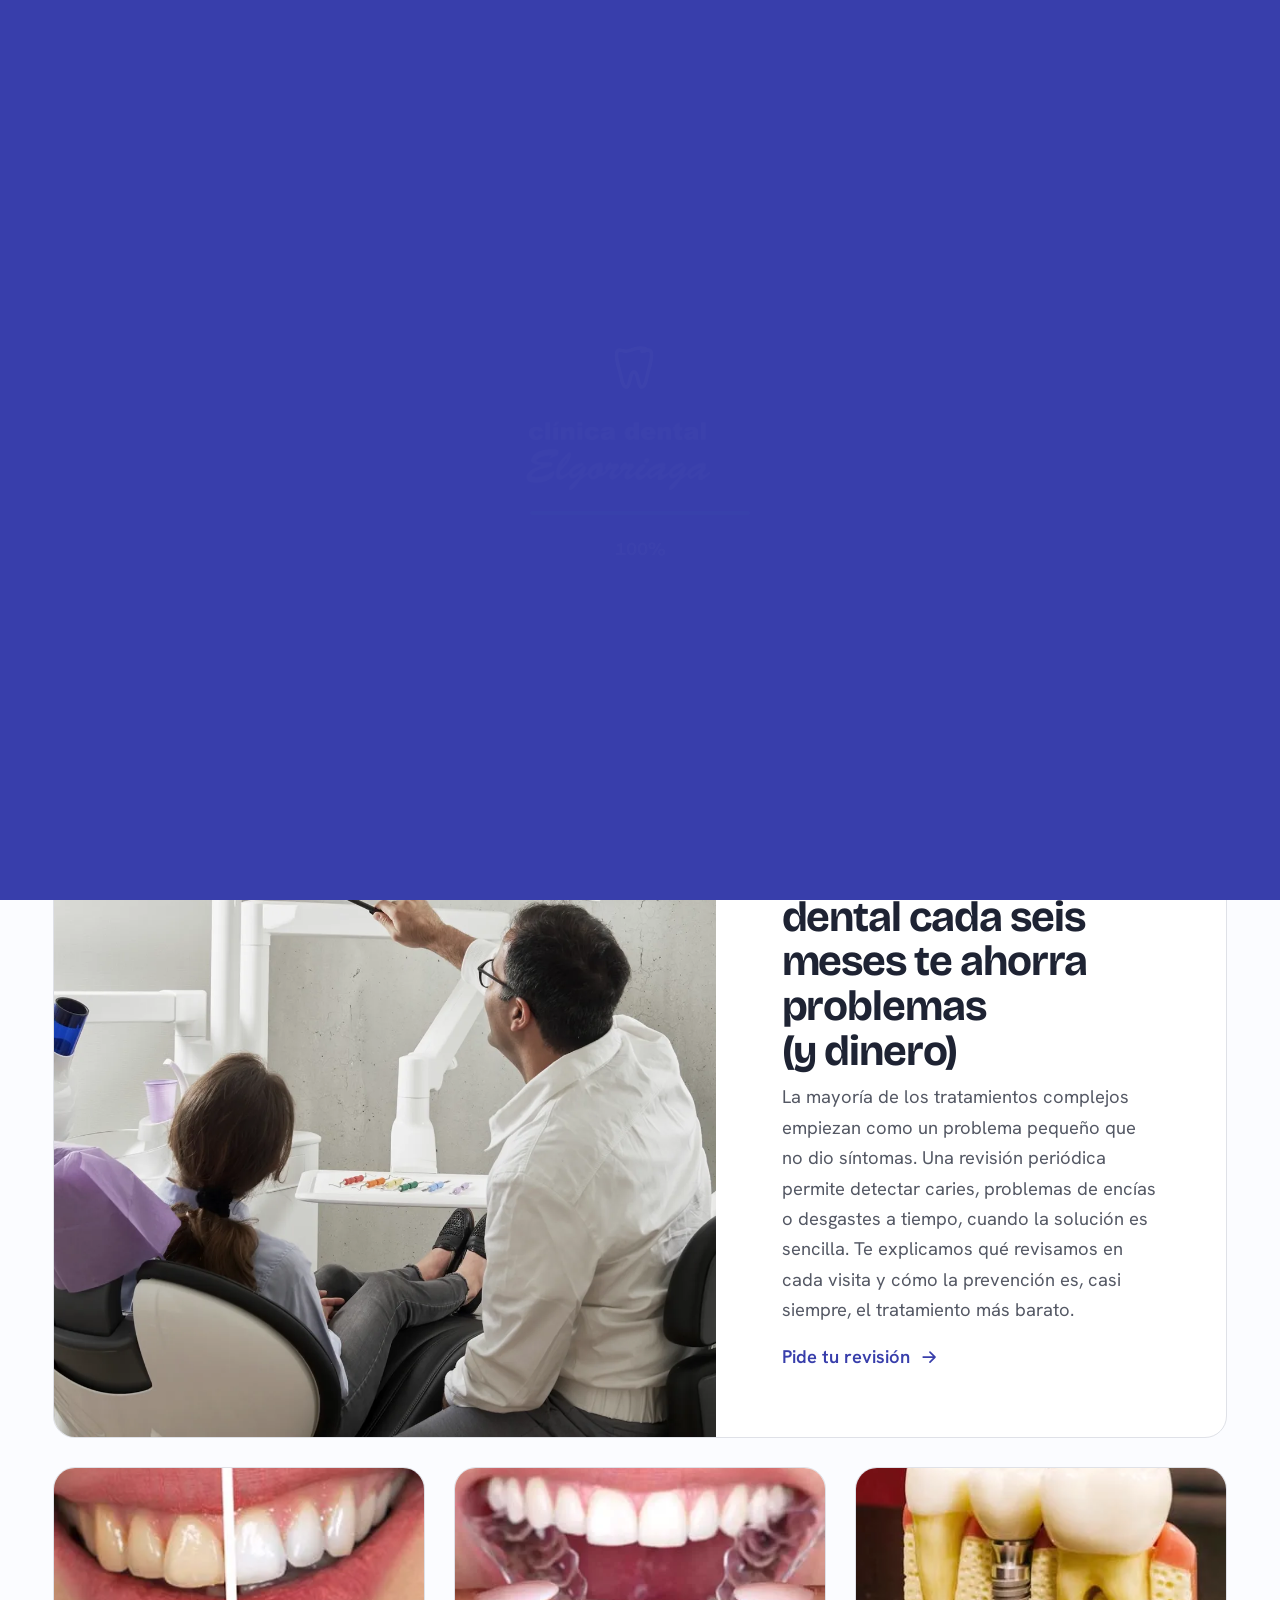
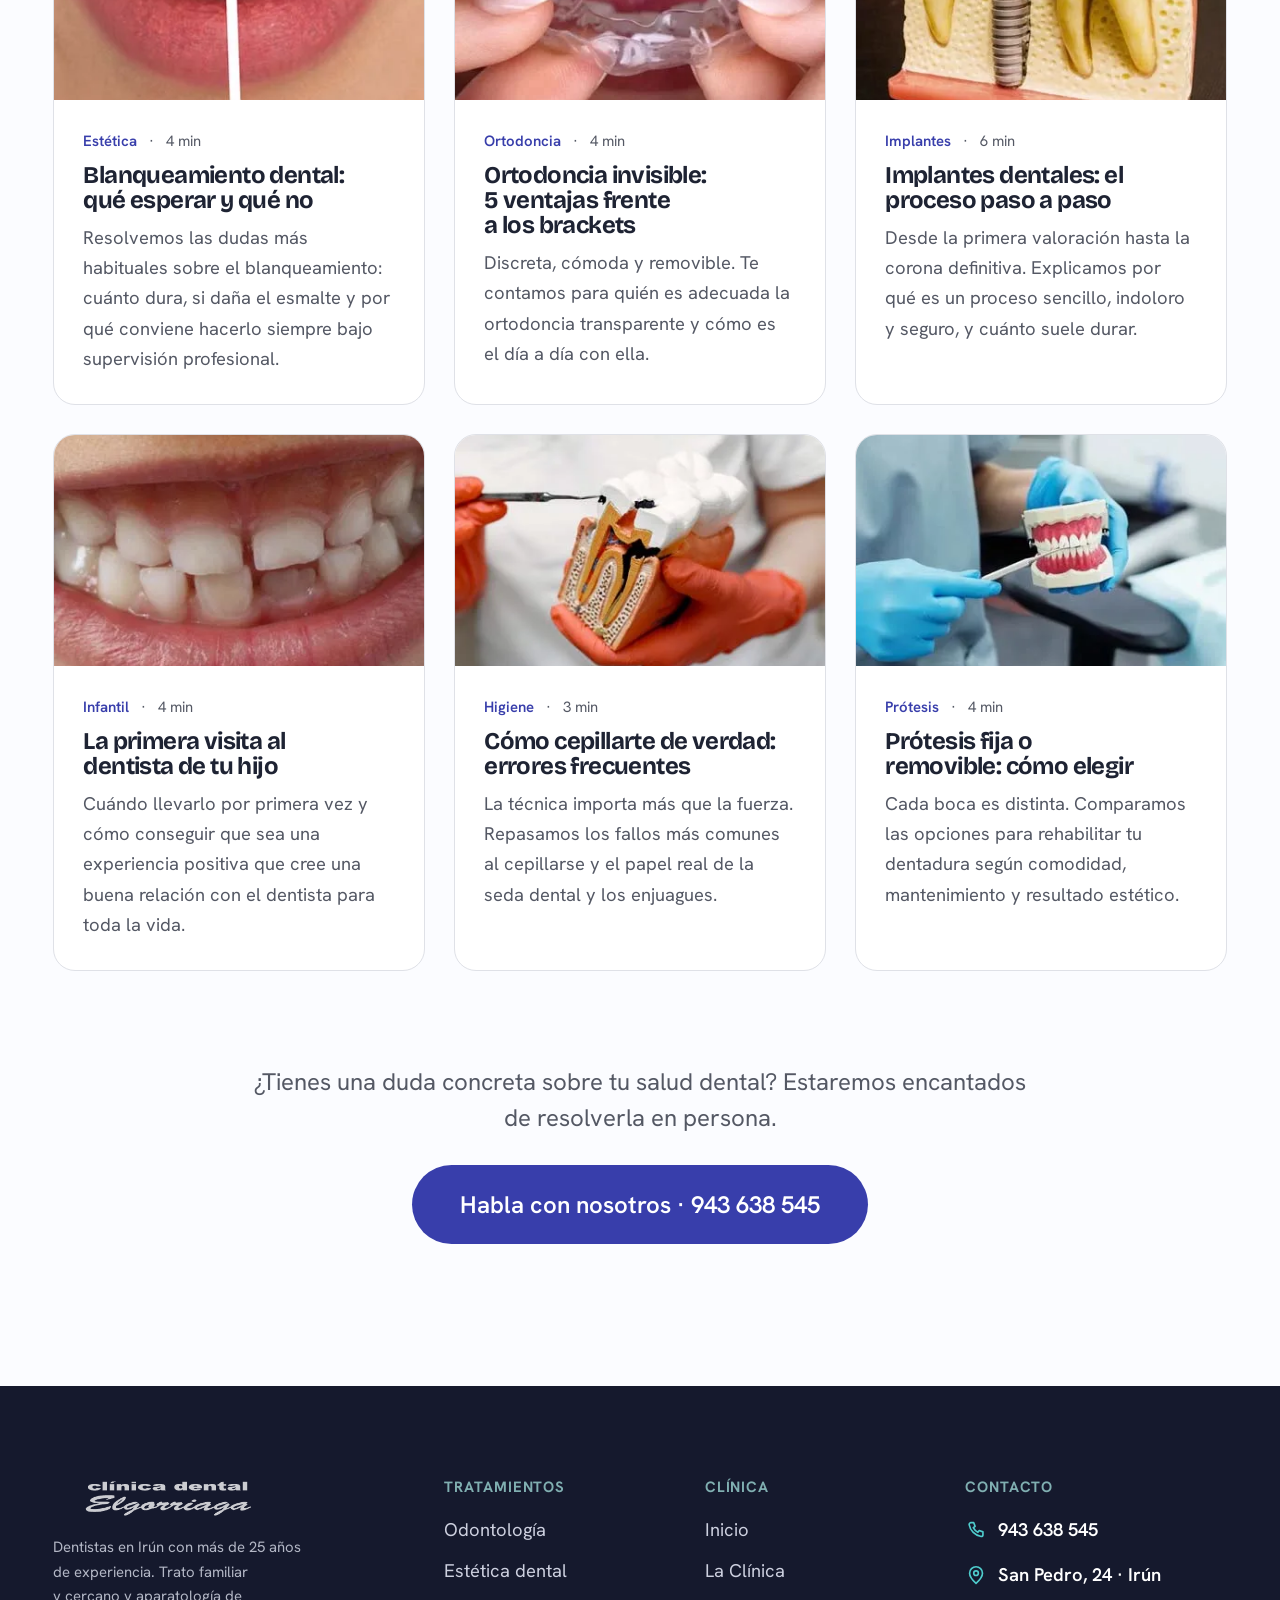
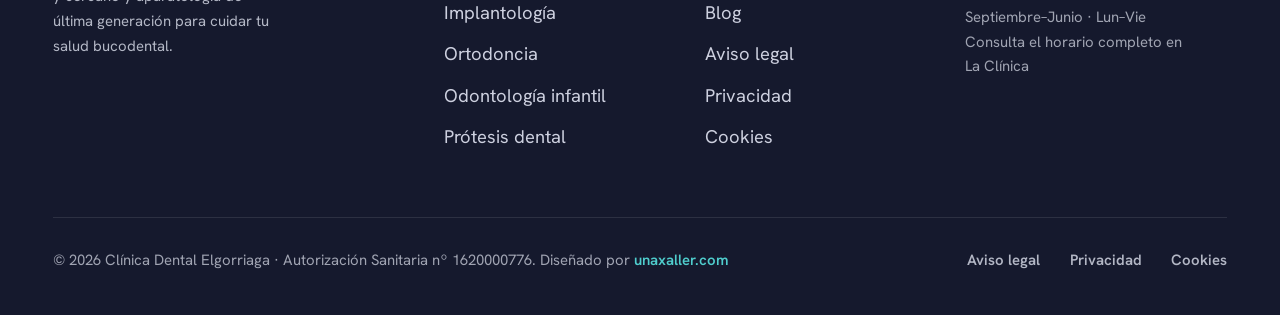
<file: blog.html>
<!DOCTYPE html>
<html lang="es">
<head>
  <meta charset="UTF-8" />
  <meta name="viewport" content="width=device-width, initial-scale=1.0" />
  <meta name="theme-color" content="#3843ac" />

  <title>Blog de salud dental en Irún | Clínica Dental Elgorriaga</title>
  <meta name="description" content="Consejos de salud bucodental de la Clínica Dental Elgorriaga en Irún: higiene, blanqueamiento, implantes, ortodoncia y cuidado dental infantil. Aprende a cuidar tu sonrisa." />
  <meta name="keywords" content="blog dental Irún, consejos salud bucodental, higiene dental, cuidado dientes niños, implantes información, ortodoncia invisible consejos" />
  <meta name="robots" content="index, follow, max-image-preview:large" />
  <link rel="canonical" href="https://www.clinicadentalelgorriaga.net/blog.html" />
  <meta name="geo.region" content="ES-SS" />
  <meta name="geo.placename" content="Irún, Gipuzkoa" />

  <meta property="og:type" content="website" />
  <meta property="og:site_name" content="Clínica Dental Elgorriaga" />
  <meta property="og:locale" content="es_ES" />
  <meta property="og:title" content="Blog de salud dental en Irún | Clínica Dental Elgorriaga" />
  <meta property="og:description" content="Consejos de salud bucodental para cuidar tu sonrisa, del equipo de la Clínica Dental Elgorriaga en Irún." />
  <meta property="og:url" content="https://www.clinicadentalelgorriaga.net/blog.html" />
  <meta property="og:image" content="https://www.clinicadentalelgorriaga.net/assets/img/og/og-default.jpg" />
  <meta property="og:image:width" content="1200" />
  <meta property="og:image:height" content="630" />
  <meta name="twitter:card" content="summary_large_image" />
  <meta name="twitter:title" content="Blog de salud dental en Irún | Clínica Dental Elgorriaga" />
  <meta name="twitter:description" content="Consejos de salud bucodental para cuidar tu sonrisa." />
  <meta name="twitter:image" content="https://www.clinicadentalelgorriaga.net/assets/img/og/og-default.jpg" />

  <link rel="icon" href="favicon.ico" sizes="any" />
  <link rel="icon" type="image/svg+xml" href="assets/img/marca/favicon.svg" />
  <link rel="apple-touch-icon" href="assets/img/marca/apple-touch-icon.png" />
  <link rel="preload" href="assets/fonts/bricolage-grotesque-latin.woff2" as="font" type="font/woff2" crossorigin />
  <link rel="preload" href="assets/fonts/hanken-grotesk-latin.woff2" as="font" type="font/woff2" crossorigin />
  <link rel="stylesheet" href="assets/css/base.css" />
  <link rel="stylesheet" href="assets/css/components.css" />
  <link rel="stylesheet" href="assets/css/icons.css" />
  <link rel="stylesheet" href="assets/css/pages.css" />
  <script src="assets/js/lang-detect.js"></script>

  <script type="application/ld+json">
  {
    "@context": "https://schema.org",
    "@type": "Blog",
    "name": "Blog de salud dental — Clínica Dental Elgorriaga",
    "url": "https://www.clinicadentalelgorriaga.net/blog.html",
    "inLanguage": "es-ES",
    "publisher": { "@type": "Dentist", "name": "Clínica Dental Elgorriaga", "telephone": "+34943638545" }
  }
  </script>
  <script type="application/ld+json">
  {
    "@context": "https://schema.org",
    "@type": "BreadcrumbList",
    "itemListElement": [
      { "@type": "ListItem", "position": 1, "name": "Inicio", "item": "https://www.clinicadentalelgorriaga.net/" },
      { "@type": "ListItem", "position": 2, "name": "Blog", "item": "https://www.clinicadentalelgorriaga.net/blog.html" }
    ]
  }
  </script>
</head>
<body>
  <a class="skip-link" href="#main">Saltar al contenido</a>

  <div class="loader" data-loader role="status" aria-label="Cargando">
    <div class="loader__inner">
      <svg class="loader__tooth" viewBox="0 0 64 64" aria-hidden="true"><path d="M32 13c-6.6 0-9.5 3.2-13.8 3.2-3.2 0-5.2-1.2-6.7-1.2-2 0-3 1.8-3 5.4 0 5.7 2 11.4 3.6 17.2 1.2 4.4 1.7 11.1 4.4 13.6 1 .9 2.2 1.1 3.1.2 1.6-1.6 2.2-6.2 3.1-9.9.7-2.9 1.7-4.6 3.3-4.6 1.6 0 2.6 1.7 3.3 4.6.9 3.7 1.5 8.3 3.1 9.9.9.9 2.1.7 3.1-.2 2.7-2.5 3.2-9.2 4.4-13.6 1.6-5.8 3.6-11.5 3.6-17.2 0-3.6-1-5.4-3-5.4-1.5 0-3.5 1.2-6.7 1.2C41.5 16.2 38.6 13 32 13z" /></svg>
      <img class="loader__logo" src="assets/img/marca/logo-blanco.png" alt="Clínica Dental Elgorriaga" width="300" height="72" />
      <div class="loader__bar"><span></span></div>
      <div class="loader__count">0%</div>
    </div>
  </div>

  <header class="nav" data-nav>
    <div class="container nav__bar">
      <a class="nav__logo" href="index.html" aria-label="Inicio — Clínica Dental Elgorriaga">
        <img src="assets/img/marca/logo.png" alt="Clínica Dental Elgorriaga" width="270" height="65" />
      </a>
      <nav class="nav__links" aria-label="Principal">
        <a class="nav__link" href="index.html">Inicio</a>
        <a class="nav__link" href="tratamientos.html">Tratamientos</a>
        <a class="nav__link" href="clinica.html">La Clínica</a>
        <a class="nav__link" href="blog.html" aria-current="page">Blog</a>
      </nav>
      <a class="nav__lang nav__cta--desktop" href="index.html" hreflang="es" aria-label="Idioma: Español">
        <svg width="16" height="16" viewBox="0 0 24 24" fill="none" aria-hidden="true"><circle cx="12" cy="12" r="9" stroke="currentColor" stroke-width="2"/><path d="M3 12h18M12 3c2.5 2.7 2.5 15.3 0 18M12 3C9.5 5.7 9.5 18.3 12 21" stroke="currentColor" stroke-width="1.6"/></svg>
        ES
      </a>
      <a class="btn nav__cta nav__cta--desktop" href="tel:+34943638545">
        <svg class="btn__icon" viewBox="0 0 24 24" fill="none" aria-hidden="true"><path d="M6.5 4h3l1.5 4-2 1.5a11 11 0 005 5l1.5-2 4 1.5v3a2 2 0 01-2 2A16 16 0 014.5 6a2 2 0 012-2z" stroke="currentColor" stroke-width="1.8" stroke-linejoin="round"/></svg>
        Reservar cita
      </a>
      <button class="nav__burger" data-burger aria-label="Abrir menú" aria-expanded="false" aria-controls="menu-movil"><span></span></button>
    </div>
    <div class="nav__mobile" id="menu-movil">
      <a href="index.html">Inicio</a>
      <a href="tratamientos.html">Tratamientos</a>
      <a href="clinica.html">La Clínica</a>
      <a href="blog.html">Blog</a>
      <a class="btn btn--lg" href="tel:+34943638545">Reservar cita · 943 638 545</a>
    </div>
  </header>

  <main id="main">
    <section class="page-hero">
      <img class="page-hero__media" src="assets/img/clinica/banner-revision-infantil.webp" alt="" aria-hidden="true" width="1920" height="560" />
      <div class="page-hero__glow" aria-hidden="true"></div>
      <div class="container">
        <nav class="breadcrumb" aria-label="Migas de pan">
          <a href="index.html">Inicio</a>
          <svg viewBox="0 0 24 24" fill="none" aria-hidden="true"><path d="M9 6l6 6-6 6" stroke="currentColor" stroke-width="2" stroke-linecap="round" stroke-linejoin="round"/></svg>
          <span>Blog</span>
        </nav>
        <h1>Consejos para cuidar tu sonrisa</h1>
        <p>Pequeños hábitos que marcan una gran diferencia. Te contamos lo que de verdad importa sobre tu salud bucodental, sin tecnicismos.</p>
      </div>
    </section>

    <section class="section">
      <div class="container">
        <div class="posts" data-reveal-group>
          <!-- Destacado -->
          <article class="post post--featured" data-reveal-item>
            <div class="post__media"><img src="assets/img/galeria/radiografia-paciente.webp" alt="Revisión dental periódica en la Clínica Elgorriaga de Irún" width="700" height="500" loading="lazy" /></div>
            <div class="post__body">
              <div class="post__meta"><span class="post__cat">Prevención</span><span>·</span><span>5 min de lectura</span></div>
              <h2>Por qué la revisión dental cada seis meses te ahorra problemas (y dinero)</h2>
              <p>La mayoría de los tratamientos complejos empiezan como un problema pequeño que no dio síntomas. Una revisión periódica permite detectar caries, problemas de encías o desgastes a tiempo, cuando la solución es sencilla. Te explicamos qué revisamos en cada visita y cómo la prevención es, casi siempre, el tratamiento más barato.</p>
              <a class="treatment__link" href="tel:+34943638545">Pide tu revisión
                <svg viewBox="0 0 24 24" fill="none" aria-hidden="true"><path d="M5 12h14M13 6l6 6-6 6" stroke="currentColor" stroke-width="2" stroke-linecap="round" stroke-linejoin="round"/></svg>
              </a>
            </div>
          </article>

          <!-- 6 artículos -->
          <article class="post" data-reveal-item>
            <div class="post__media"><img src="assets/img/tratamientos/estetica.webp" alt="Antes y después de un blanqueamiento dental" width="400" height="250" loading="lazy" /></div>
            <div class="post__body">
              <div class="post__meta"><span class="post__cat">Estética</span><span>·</span><span>4 min</span></div>
              <h3>Blanqueamiento dental: qué esperar y qué no</h3>
              <p>Resolvemos las dudas más habituales sobre el blanqueamiento: cuánto dura, si daña el esmalte y por qué conviene hacerlo siempre bajo supervisión profesional.</p>
            </div>
          </article>
          <article class="post" data-reveal-item>
            <div class="post__media"><img src="assets/img/tratamientos/ortodoncia.webp" alt="Férula de ortodoncia invisible transparente" width="400" height="250" loading="lazy" /></div>
            <div class="post__body">
              <div class="post__meta"><span class="post__cat">Ortodoncia</span><span>·</span><span>4 min</span></div>
              <h3>Ortodoncia invisible: 5 ventajas frente a los brackets</h3>
              <p>Discreta, cómoda y removible. Te contamos para quién es adecuada la ortodoncia transparente y cómo es el día a día con ella.</p>
            </div>
          </article>
          <article class="post" data-reveal-item>
            <div class="post__media"><img src="assets/img/tratamientos/implantologia.webp" alt="Modelo de implante dental sobre raíz de titanio" width="400" height="250" loading="lazy" /></div>
            <div class="post__body">
              <div class="post__meta"><span class="post__cat">Implantes</span><span>·</span><span>6 min</span></div>
              <h3>Implantes dentales: el proceso paso a paso</h3>
              <p>Desde la primera valoración hasta la corona definitiva. Explicamos por qué es un proceso sencillo, indoloro y seguro, y cuánto suele durar.</p>
            </div>
          </article>
          <article class="post" data-reveal-item>
            <div class="post__media"><img src="assets/img/tratamientos/infantil.webp" alt="Cuidado dental infantil" width="400" height="250" loading="lazy" /></div>
            <div class="post__body">
              <div class="post__meta"><span class="post__cat">Infantil</span><span>·</span><span>4 min</span></div>
              <h3>La primera visita al dentista de tu hijo</h3>
              <p>Cuándo llevarlo por primera vez y cómo conseguir que sea una experiencia positiva que cree una buena relación con el dentista para toda la vida.</p>
            </div>
          </article>
          <article class="post" data-reveal-item>
            <div class="post__media"><img src="assets/img/tratamientos/endodoncia.webp" alt="Modelo de un diente con caries" width="400" height="250" loading="lazy" /></div>
            <div class="post__body">
              <div class="post__meta"><span class="post__cat">Higiene</span><span>·</span><span>3 min</span></div>
              <h3>Cómo cepillarte de verdad: errores frecuentes</h3>
              <p>La técnica importa más que la fuerza. Repasamos los fallos más comunes al cepillarse y el papel real de la seda dental y los enjuagues.</p>
            </div>
          </article>
          <article class="post" data-reveal-item>
            <div class="post__media"><img src="assets/img/tratamientos/protesis.webp" alt="Modelo de prótesis dental completa" width="400" height="250" loading="lazy" /></div>
            <div class="post__body">
              <div class="post__meta"><span class="post__cat">Prótesis</span><span>·</span><span>4 min</span></div>
              <h3>Prótesis fija o removible: cómo elegir</h3>
              <p>Cada boca es distinta. Comparamos las opciones para rehabilitar tu dentadura según comodidad, mantenimiento y resultado estético.</p>
            </div>
          </article>
        </div>

        <div style="text-align:center;margin-top:var(--space-2xl)" data-reveal>
          <p class="t-lead" style="margin-inline:auto;margin-bottom:var(--space-m)">¿Tienes una duda concreta sobre tu salud dental? Estaremos encantados de resolverla en persona.</p>
          <a class="btn btn--lg" href="tel:+34943638545">Habla con nosotros · 943 638 545</a>
        </div>
      </div>
    </section>
  </main>

  <footer class="footer">
    <div class="container">
      <div class="footer__grid">
        <div class="footer__brand">
          <img src="assets/img/marca/logo-blanco.png" alt="Clínica Dental Elgorriaga" width="270" height="65" />
          <p>Dentistas en Irún con más de 25 años de experiencia. Trato familiar y cercano y aparatología de última generación para cuidar tu salud bucodental.</p>
        </div>
        <div>
          <h4>Tratamientos</h4>
          <nav class="footer__links" aria-label="Tratamientos">
            <a href="tratamientos.html#odontologia">Odontología</a>
            <a href="tratamientos.html#estetica">Estética dental</a>
            <a href="tratamientos.html#implantologia">Implantología</a>
            <a href="tratamientos.html#ortodoncia">Ortodoncia</a>
            <a href="tratamientos.html#infantil">Odontología infantil</a>
            <a href="tratamientos.html#protesis">Prótesis dental</a>
          </nav>
        </div>
        <div>
          <h4>Clínica</h4>
          <nav class="footer__links" aria-label="Enlaces">
            <a href="index.html">Inicio</a>
            <a href="clinica.html">La Clínica</a>
            <a href="blog.html">Blog</a>
            <a href="aviso-legal.html">Aviso legal</a>
            <a href="politica-de-privacidad.html">Privacidad</a>
            <a href="politica-de-cookies.html">Cookies</a>
          </nav>
        </div>
        <div>
          <h4>Contacto</h4>
          <div class="footer__contact">
            <a href="tel:+34943638545"><svg viewBox="0 0 24 24" fill="none" aria-hidden="true"><path d="M6.5 4h3l1.5 4-2 1.5a11 11 0 005 5l1.5-2 4 1.5v3a2 2 0 01-2 2A16 16 0 014.5 6a2 2 0 012-2z" stroke="currentColor" stroke-width="1.8" stroke-linejoin="round"/></svg>943 638 545</a>
            <a href="https://www.google.com/maps?q=San+Pedro+24+Irun+Clinica+Dental+Elgorriaga" target="_blank" rel="noopener"><svg viewBox="0 0 24 24" fill="none" aria-hidden="true"><path d="M12 21s7-6.3 7-11a7 7 0 10-14 0c0 4.7 7 11 7 11z" stroke="currentColor" stroke-width="1.8" stroke-linejoin="round"/><circle cx="12" cy="10" r="2.5" stroke="currentColor" stroke-width="1.8"/></svg>San Pedro, 24 · Irún</a>
            <p class="t-small" style="color: oklch(0.72 0.02 274)">Septiembre–Junio · Lun–Vie<br />Consulta el horario completo en La Clínica</p>
          </div>
        </div>
      </div>
      <div class="footer__bottom">
        <p>© <span data-year>2026</span> Clínica Dental Elgorriaga · Autorización Sanitaria nº 1620000776. Diseñado por <a href="https://unaxaller.com" target="_blank" rel="noopener">unaxaller.com</a></p>
        <nav class="footer__legal-links" aria-label="Legal">
          <a href="aviso-legal.html">Aviso legal</a>
          <a href="politica-de-privacidad.html">Privacidad</a>
          <a href="politica-de-cookies.html">Cookies</a>
        </nav>
      </div>
    </div>
  </footer>

  <a class="fab" href="tel:+34943638545" aria-label="Llamar a la clínica"><svg viewBox="0 0 24 24" fill="none" aria-hidden="true"><path d="M6.5 4h3l1.5 4-2 1.5a11 11 0 005 5l1.5-2 4 1.5v3a2 2 0 01-2 2A16 16 0 014.5 6a2 2 0 012-2z" stroke="currentColor" stroke-width="1.8" stroke-linejoin="round"/></svg></a>
  <button class="to-top" data-to-top aria-label="Volver arriba"><svg class="to-top__ring" viewBox="0 0 52 52" aria-hidden="true"><circle cx="26" cy="26" r="24"/></svg><svg viewBox="0 0 24 24" fill="none" aria-hidden="true"><path d="M12 19V6M6 12l6-6 6 6" stroke="currentColor" stroke-width="2" stroke-linecap="round" stroke-linejoin="round"/></svg></button>

  <script src="assets/js/vendor/gsap.min.js" defer></script>
  <script src="assets/js/vendor/ScrollTrigger.min.js" defer></script>
  <script src="assets/js/app.js" defer></script>
</body>
</html>
</file>
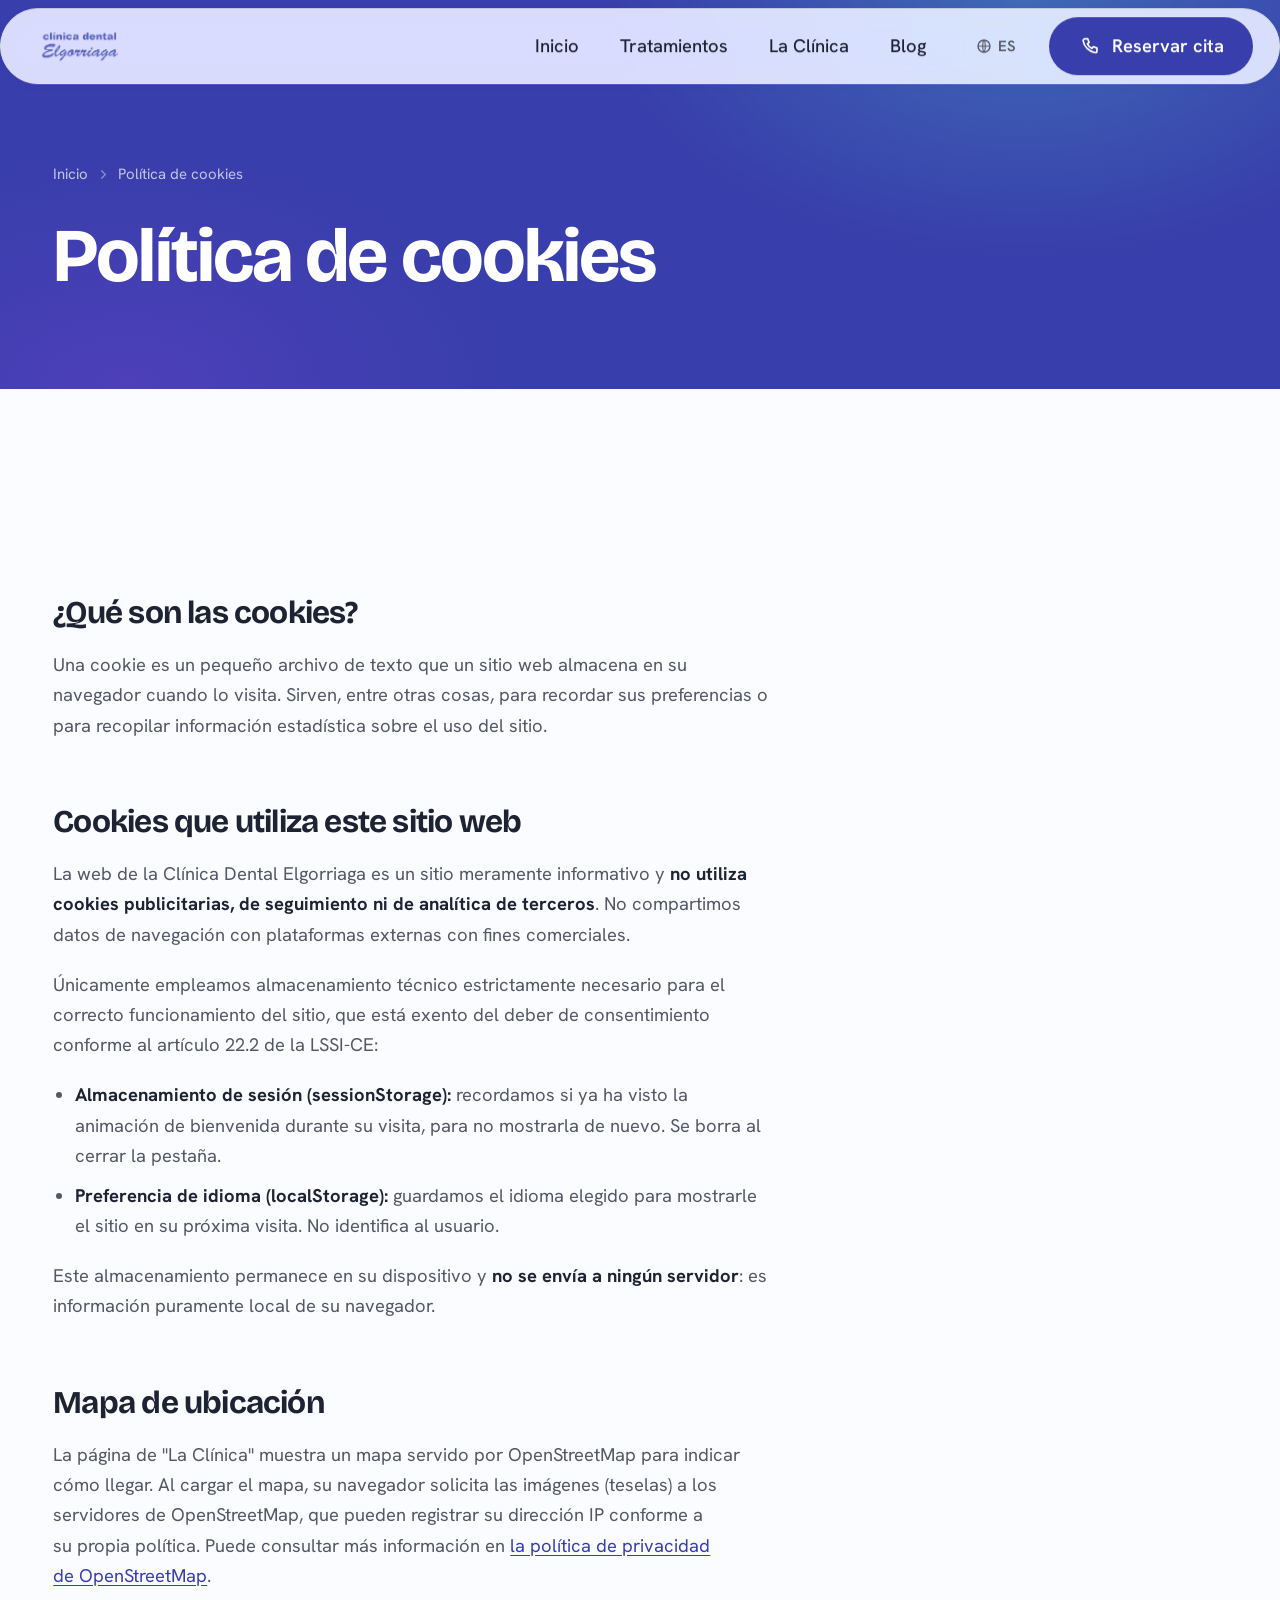
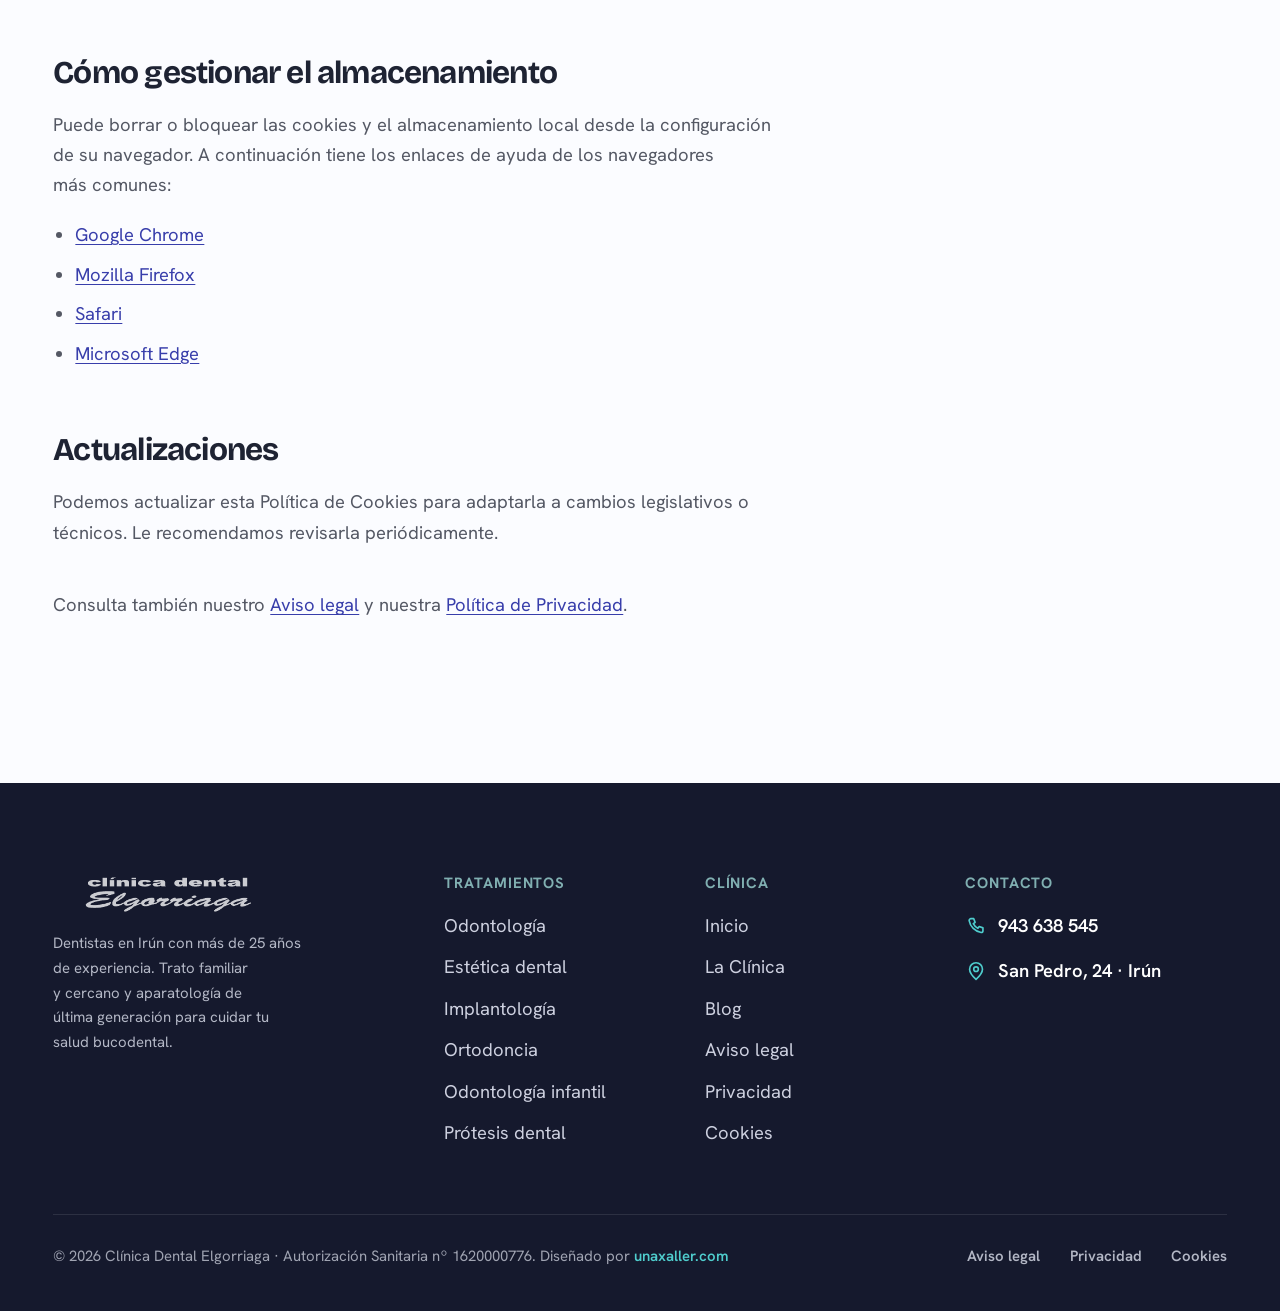
<file: politica-de-cookies.html>
<!DOCTYPE html>
<html lang="es">
<head>
  <meta charset="UTF-8" />
  <meta name="viewport" content="width=device-width, initial-scale=1.0" />
  <meta name="theme-color" content="#3843ac" />
  <title>Política de Cookies | Clínica Dental Elgorriaga en Irún</title>
  <meta name="description" content="Política de cookies de la Clínica Dental Elgorriaga en Irún. Información sobre el uso de cookies y tecnologías de almacenamiento en este sitio web." />
  <meta name="robots" content="index, follow" />
  <link rel="canonical" href="https://www.clinicadentalelgorriaga.net/politica-de-cookies.html" />
  <meta property="og:title" content="Política de Cookies | Clínica Dental Elgorriaga" />
  <meta property="og:description" content="Política de cookies de la Clínica Dental Elgorriaga en Irún." />
  <meta property="og:url" content="https://www.clinicadentalelgorriaga.net/politica-de-cookies.html" />
  <meta property="og:image" content="https://www.clinicadentalelgorriaga.net/assets/img/og/og-default.jpg" />
  <link rel="icon" href="favicon.ico" sizes="any" />
  <link rel="icon" type="image/svg+xml" href="assets/img/marca/favicon.svg" />
  <link rel="apple-touch-icon" href="assets/img/marca/apple-touch-icon.png" />
  <link rel="preload" href="assets/fonts/bricolage-grotesque-latin.woff2" as="font" type="font/woff2" crossorigin />
  <link rel="preload" href="assets/fonts/hanken-grotesk-latin.woff2" as="font" type="font/woff2" crossorigin />
  <link rel="stylesheet" href="assets/css/base.css" />
  <link rel="stylesheet" href="assets/css/components.css" />
  <link rel="stylesheet" href="assets/css/icons.css" />
  <link rel="stylesheet" href="assets/css/pages.css" />
  <script src="assets/js/lang-detect.js"></script>
</head>
<body>
  <a class="skip-link" href="#main">Saltar al contenido</a>

  <header class="nav" data-nav>
    <div class="container nav__bar">
      <a class="nav__logo" href="index.html" aria-label="Inicio — Clínica Dental Elgorriaga">
        <img src="assets/img/marca/logo.png" alt="Clínica Dental Elgorriaga" width="270" height="65" />
      </a>
      <nav class="nav__links" aria-label="Principal">
        <a class="nav__link" href="index.html">Inicio</a>
        <a class="nav__link" href="tratamientos.html">Tratamientos</a>
        <a class="nav__link" href="clinica.html">La Clínica</a>
        <a class="nav__link" href="blog.html">Blog</a>
      </nav>
      <a class="nav__lang nav__cta--desktop" href="index.html" hreflang="es" aria-label="Idioma: Español">
        <svg width="16" height="16" viewBox="0 0 24 24" fill="none" aria-hidden="true"><circle cx="12" cy="12" r="9" stroke="currentColor" stroke-width="2"/><path d="M3 12h18M12 3c2.5 2.7 2.5 15.3 0 18M12 3C9.5 5.7 9.5 18.3 12 21" stroke="currentColor" stroke-width="1.6"/></svg>
        ES
      </a>
      <a class="btn nav__cta nav__cta--desktop" href="tel:+34943638545">
        <svg class="btn__icon" viewBox="0 0 24 24" fill="none" aria-hidden="true"><path d="M6.5 4h3l1.5 4-2 1.5a11 11 0 005 5l1.5-2 4 1.5v3a2 2 0 01-2 2A16 16 0 014.5 6a2 2 0 012-2z" stroke="currentColor" stroke-width="1.8" stroke-linejoin="round"/></svg>
        Reservar cita
      </a>
      <button class="nav__burger" data-burger aria-label="Abrir menú" aria-expanded="false" aria-controls="menu-movil"><span></span></button>
    </div>
    <div class="nav__mobile" id="menu-movil">
      <a href="index.html">Inicio</a>
      <a href="tratamientos.html">Tratamientos</a>
      <a href="clinica.html">La Clínica</a>
      <a href="blog.html">Blog</a>
      <a class="btn btn--lg" href="tel:+34943638545">Reservar cita · 943 638 545</a>
    </div>
  </header>

  <main id="main">
    <section class="page-hero">
      <div class="page-hero__glow" aria-hidden="true"></div>
      <div class="container">
        <nav class="breadcrumb" aria-label="Migas de pan">
          <a href="index.html">Inicio</a>
          <svg viewBox="0 0 24 24" fill="none" aria-hidden="true"><path d="M9 6l6 6-6 6" stroke="currentColor" stroke-width="2" stroke-linecap="round" stroke-linejoin="round"/></svg>
          <span>Política de cookies</span>
        </nav>
        <h1>Política de cookies</h1>
      </div>
    </section>

    <section class="section">
      <div class="container">
        <div class="prose">
          <h2>¿Qué son las cookies?</h2>
          <p>Una cookie es un pequeño archivo de texto que un sitio web almacena en su navegador cuando lo visita. Sirven, entre otras cosas, para recordar sus preferencias o para recopilar información estadística sobre el uso del sitio.</p>

          <h2>Cookies que utiliza este sitio web</h2>
          <p>La web de la Clínica Dental Elgorriaga es un sitio meramente informativo y <strong>no utiliza cookies publicitarias, de seguimiento ni de analítica de terceros</strong>. No compartimos datos de navegación con plataformas externas con fines comerciales.</p>
          <p>Únicamente empleamos almacenamiento técnico estrictamente necesario para el correcto funcionamiento del sitio, que está exento del deber de consentimiento conforme al artículo 22.2 de la LSSI-CE:</p>
          <ul>
            <li><strong>Almacenamiento de sesión (sessionStorage):</strong> recordamos si ya ha visto la animación de bienvenida durante su visita, para no mostrarla de nuevo. Se borra al cerrar la pestaña.</li>
            <li><strong>Preferencia de idioma (localStorage):</strong> guardamos el idioma elegido para mostrarle el sitio en su próxima visita. No identifica al usuario.</li>
          </ul>
          <p>Este almacenamiento permanece en su dispositivo y <strong>no se envía a ningún servidor</strong>: es información puramente local de su navegador.</p>

          <h2>Mapa de ubicación</h2>
          <p>La página de "La Clínica" muestra un mapa servido por OpenStreetMap para indicar cómo llegar. Al cargar el mapa, su navegador solicita las imágenes (teselas) a los servidores de OpenStreetMap, que pueden registrar su dirección IP conforme a su propia política. Puede consultar más información en <a href="https://wiki.osmfoundation.org/wiki/Privacy_Policy" target="_blank" rel="noopener">la política de privacidad de OpenStreetMap</a>.</p>

          <h2>Cómo gestionar el almacenamiento</h2>
          <p>Puede borrar o bloquear las cookies y el almacenamiento local desde la configuración de su navegador. A continuación tiene los enlaces de ayuda de los navegadores más comunes:</p>
          <ul>
            <li><a href="https://support.google.com/chrome/answer/95647" target="_blank" rel="noopener">Google Chrome</a></li>
            <li><a href="https://support.mozilla.org/es/kb/Borrar%20cookies" target="_blank" rel="noopener">Mozilla Firefox</a></li>
            <li><a href="https://support.apple.com/es-es/guide/safari/sfri11471/mac" target="_blank" rel="noopener">Safari</a></li>
            <li><a href="https://support.microsoft.com/es-es/microsoft-edge" target="_blank" rel="noopener">Microsoft Edge</a></li>
          </ul>

          <h2>Actualizaciones</h2>
          <p>Podemos actualizar esta Política de Cookies para adaptarla a cambios legislativos o técnicos. Le recomendamos revisarla periódicamente.</p>

          <p style="margin-top: var(--space-l)">Consulta también nuestro <a href="aviso-legal.html">Aviso legal</a> y nuestra <a href="politica-de-privacidad.html">Política de Privacidad</a>.</p>
        </div>
      </div>
    </section>
  </main>

  <footer class="footer">
    <div class="container">
      <div class="footer__grid">
        <div class="footer__brand">
          <img src="assets/img/marca/logo-blanco.png" alt="Clínica Dental Elgorriaga" width="270" height="65" />
          <p>Dentistas en Irún con más de 25 años de experiencia. Trato familiar y cercano y aparatología de última generación para cuidar tu salud bucodental.</p>
        </div>
        <div>
          <h4>Tratamientos</h4>
          <nav class="footer__links" aria-label="Tratamientos">
            <a href="tratamientos.html#odontologia">Odontología</a>
            <a href="tratamientos.html#estetica">Estética dental</a>
            <a href="tratamientos.html#implantologia">Implantología</a>
            <a href="tratamientos.html#ortodoncia">Ortodoncia</a>
            <a href="tratamientos.html#infantil">Odontología infantil</a>
            <a href="tratamientos.html#protesis">Prótesis dental</a>
          </nav>
        </div>
        <div>
          <h4>Clínica</h4>
          <nav class="footer__links" aria-label="Enlaces">
            <a href="index.html">Inicio</a>
            <a href="clinica.html">La Clínica</a>
            <a href="blog.html">Blog</a>
            <a href="aviso-legal.html">Aviso legal</a>
            <a href="politica-de-privacidad.html">Privacidad</a>
            <a href="politica-de-cookies.html">Cookies</a>
          </nav>
        </div>
        <div>
          <h4>Contacto</h4>
          <div class="footer__contact">
            <a href="tel:+34943638545"><svg viewBox="0 0 24 24" fill="none" aria-hidden="true"><path d="M6.5 4h3l1.5 4-2 1.5a11 11 0 005 5l1.5-2 4 1.5v3a2 2 0 01-2 2A16 16 0 014.5 6a2 2 0 012-2z" stroke="currentColor" stroke-width="1.8" stroke-linejoin="round"/></svg>943 638 545</a>
            <a href="https://www.google.com/maps?q=San+Pedro+24+Irun+Clinica+Dental+Elgorriaga" target="_blank" rel="noopener"><svg viewBox="0 0 24 24" fill="none" aria-hidden="true"><path d="M12 21s7-6.3 7-11a7 7 0 10-14 0c0 4.7 7 11 7 11z" stroke="currentColor" stroke-width="1.8" stroke-linejoin="round"/><circle cx="12" cy="10" r="2.5" stroke="currentColor" stroke-width="1.8"/></svg>San Pedro, 24 · Irún</a>
          </div>
        </div>
      </div>
      <div class="footer__bottom">
        <p>© <span data-year>2026</span> Clínica Dental Elgorriaga · Autorización Sanitaria nº 1620000776. Diseñado por <a href="https://unaxaller.com" target="_blank" rel="noopener">unaxaller.com</a></p>
        <nav class="footer__legal-links" aria-label="Legal">
          <a href="aviso-legal.html">Aviso legal</a>
          <a href="politica-de-privacidad.html">Privacidad</a>
          <a href="politica-de-cookies.html">Cookies</a>
        </nav>
      </div>
    </div>
  </footer>

  <a class="fab" href="tel:+34943638545" aria-label="Llamar a la clínica"><svg viewBox="0 0 24 24" fill="none" aria-hidden="true"><path d="M6.5 4h3l1.5 4-2 1.5a11 11 0 005 5l1.5-2 4 1.5v3a2 2 0 01-2 2A16 16 0 014.5 6a2 2 0 012-2z" stroke="currentColor" stroke-width="1.8" stroke-linejoin="round"/></svg></a>
  <button class="to-top" data-to-top aria-label="Volver arriba"><svg class="to-top__ring" viewBox="0 0 52 52" aria-hidden="true"><circle cx="26" cy="26" r="24"/></svg><svg viewBox="0 0 24 24" fill="none" aria-hidden="true"><path d="M12 19V6M6 12l6-6 6 6" stroke="currentColor" stroke-width="2" stroke-linecap="round" stroke-linejoin="round"/></svg></button>

  <script src="assets/js/vendor/gsap.min.js" defer></script>
  <script src="assets/js/vendor/ScrollTrigger.min.js" defer></script>
  <script src="assets/js/app.js" defer></script>
</body>
</html>
</file>
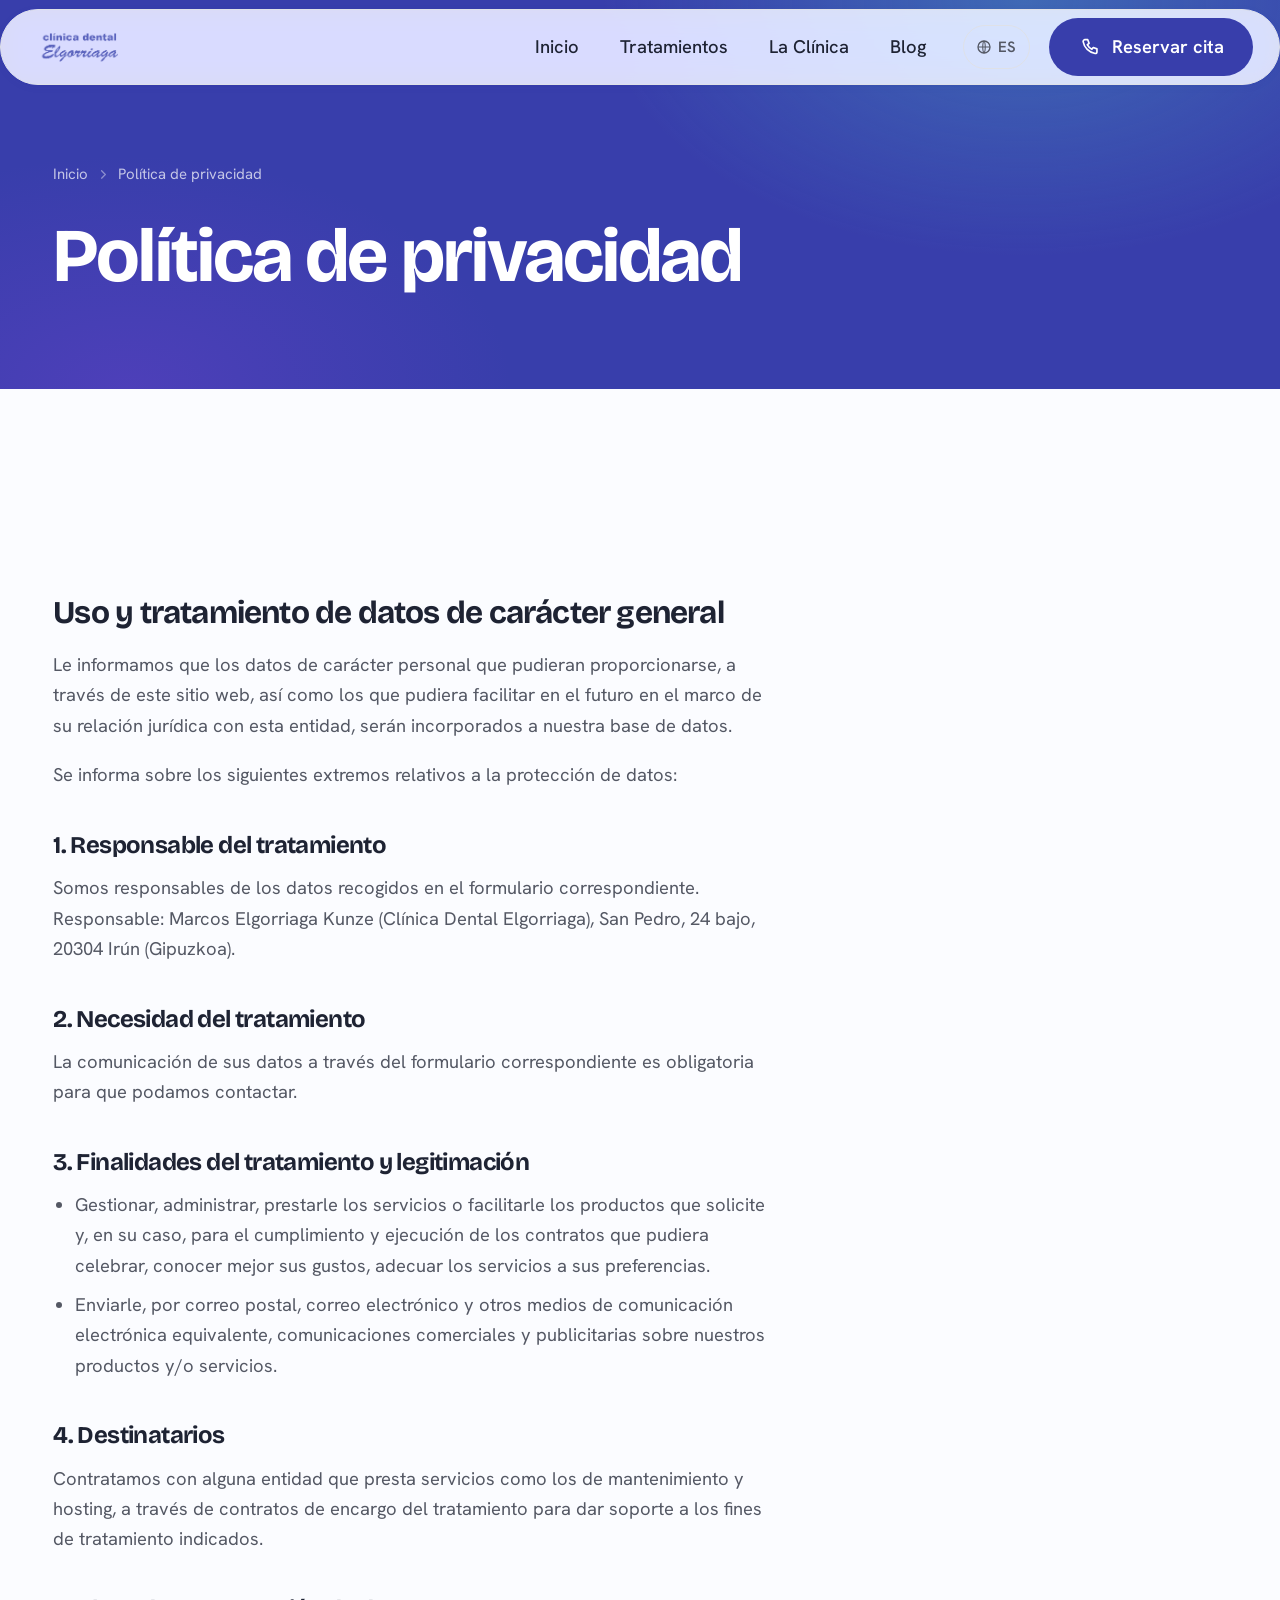
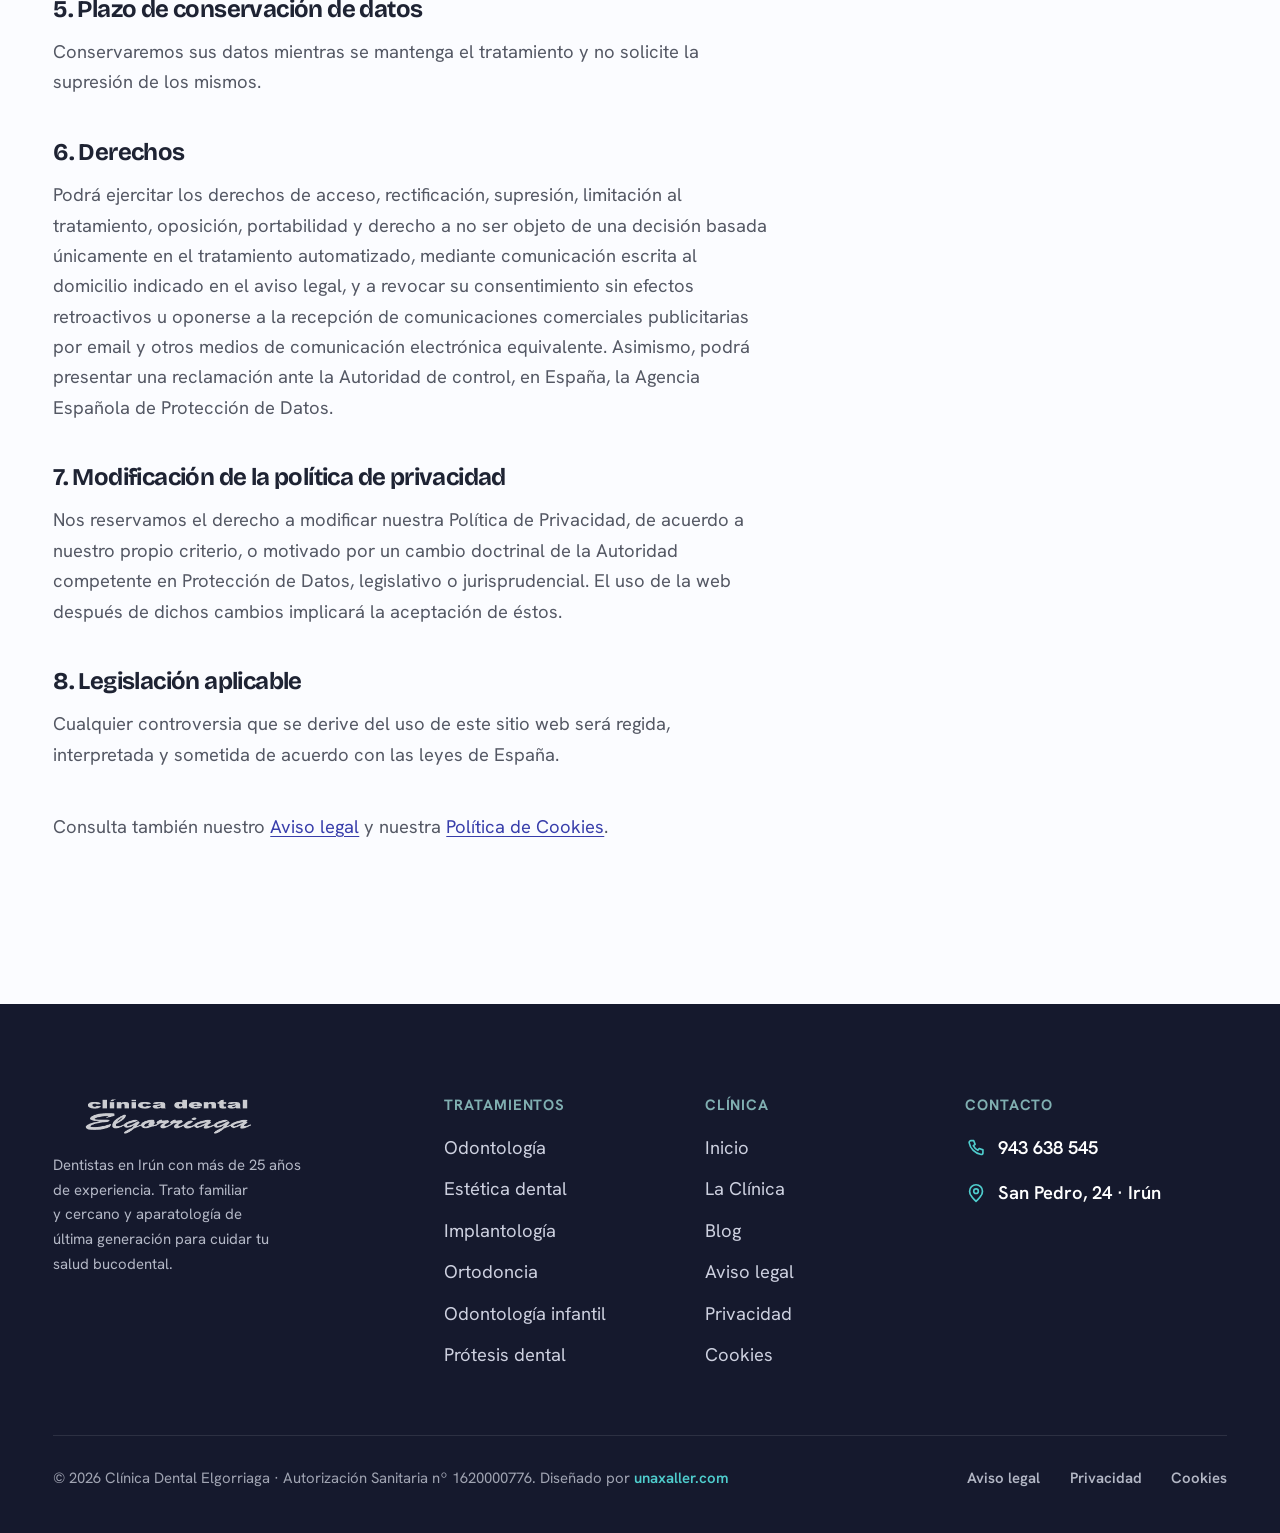
<file: politica-de-privacidad.html>
<!DOCTYPE html>
<html lang="es">
<head>
  <meta charset="UTF-8" />
  <meta name="viewport" content="width=device-width, initial-scale=1.0" />
  <meta name="theme-color" content="#3843ac" />
  <title>Política de Privacidad | Clínica Dental Elgorriaga en Irún</title>
  <meta name="description" content="Política de privacidad y protección de datos (RGPD) de la Clínica Dental Elgorriaga en Irún (Gipuzkoa). Cómo tratamos tus datos personales y tus derechos." />
  <meta name="robots" content="index, follow" />
  <link rel="canonical" href="https://www.clinicadentalelgorriaga.net/politica-de-privacidad.html" />
  <meta property="og:title" content="Política de Privacidad | Clínica Dental Elgorriaga" />
  <meta property="og:description" content="Política de privacidad y protección de datos de la Clínica Dental Elgorriaga en Irún." />
  <meta property="og:url" content="https://www.clinicadentalelgorriaga.net/politica-de-privacidad.html" />
  <meta property="og:image" content="https://www.clinicadentalelgorriaga.net/assets/img/og/og-default.jpg" />
  <link rel="icon" href="favicon.ico" sizes="any" />
  <link rel="icon" type="image/svg+xml" href="assets/img/marca/favicon.svg" />
  <link rel="apple-touch-icon" href="assets/img/marca/apple-touch-icon.png" />
  <link rel="preload" href="assets/fonts/bricolage-grotesque-latin.woff2" as="font" type="font/woff2" crossorigin />
  <link rel="preload" href="assets/fonts/hanken-grotesk-latin.woff2" as="font" type="font/woff2" crossorigin />
  <link rel="stylesheet" href="assets/css/base.css" />
  <link rel="stylesheet" href="assets/css/components.css" />
  <link rel="stylesheet" href="assets/css/icons.css" />
  <link rel="stylesheet" href="assets/css/pages.css" />
  <script src="assets/js/lang-detect.js"></script>
</head>
<body>
  <a class="skip-link" href="#main">Saltar al contenido</a>

  <header class="nav" data-nav>
    <div class="container nav__bar">
      <a class="nav__logo" href="index.html" aria-label="Inicio — Clínica Dental Elgorriaga">
        <img src="assets/img/marca/logo.png" alt="Clínica Dental Elgorriaga" width="270" height="65" />
      </a>
      <nav class="nav__links" aria-label="Principal">
        <a class="nav__link" href="index.html">Inicio</a>
        <a class="nav__link" href="tratamientos.html">Tratamientos</a>
        <a class="nav__link" href="clinica.html">La Clínica</a>
        <a class="nav__link" href="blog.html">Blog</a>
      </nav>
      <a class="nav__lang nav__cta--desktop" href="index.html" hreflang="es" aria-label="Idioma: Español">
        <svg width="16" height="16" viewBox="0 0 24 24" fill="none" aria-hidden="true"><circle cx="12" cy="12" r="9" stroke="currentColor" stroke-width="2"/><path d="M3 12h18M12 3c2.5 2.7 2.5 15.3 0 18M12 3C9.5 5.7 9.5 18.3 12 21" stroke="currentColor" stroke-width="1.6"/></svg>
        ES
      </a>
      <a class="btn nav__cta nav__cta--desktop" href="tel:+34943638545">
        <svg class="btn__icon" viewBox="0 0 24 24" fill="none" aria-hidden="true"><path d="M6.5 4h3l1.5 4-2 1.5a11 11 0 005 5l1.5-2 4 1.5v3a2 2 0 01-2 2A16 16 0 014.5 6a2 2 0 012-2z" stroke="currentColor" stroke-width="1.8" stroke-linejoin="round"/></svg>
        Reservar cita
      </a>
      <button class="nav__burger" data-burger aria-label="Abrir menú" aria-expanded="false" aria-controls="menu-movil"><span></span></button>
    </div>
    <div class="nav__mobile" id="menu-movil">
      <a href="index.html">Inicio</a>
      <a href="tratamientos.html">Tratamientos</a>
      <a href="clinica.html">La Clínica</a>
      <a href="blog.html">Blog</a>
      <a class="btn btn--lg" href="tel:+34943638545">Reservar cita · 943 638 545</a>
    </div>
  </header>

  <main id="main">
    <section class="page-hero">
      <div class="page-hero__glow" aria-hidden="true"></div>
      <div class="container">
        <nav class="breadcrumb" aria-label="Migas de pan">
          <a href="index.html">Inicio</a>
          <svg viewBox="0 0 24 24" fill="none" aria-hidden="true"><path d="M9 6l6 6-6 6" stroke="currentColor" stroke-width="2" stroke-linecap="round" stroke-linejoin="round"/></svg>
          <span>Política de privacidad</span>
        </nav>
        <h1>Política de privacidad</h1>
      </div>
    </section>

    <section class="section">
      <div class="container">
        <div class="prose">
          <h2>Uso y tratamiento de datos de carácter general</h2>
          <p>Le informamos que los datos de carácter personal que pudieran proporcionarse, a través de este sitio web, así como los que pudiera facilitar en el futuro en el marco de su relación jurídica con esta entidad, serán incorporados a nuestra base de datos.</p>
          <p>Se informa sobre los siguientes extremos relativos a la protección de datos:</p>

          <h3>1. Responsable del tratamiento</h3>
          <p>Somos responsables de los datos recogidos en el formulario correspondiente. Responsable: Marcos Elgorriaga Kunze (Clínica Dental Elgorriaga), San Pedro, 24 bajo, 20304 Irún (Gipuzkoa).</p>

          <h3>2. Necesidad del tratamiento</h3>
          <p>La comunicación de sus datos a través del formulario correspondiente es obligatoria para que podamos contactar.</p>

          <h3>3. Finalidades del tratamiento y legitimación</h3>
          <ul>
            <li>Gestionar, administrar, prestarle los servicios o facilitarle los productos que solicite y, en su caso, para el cumplimiento y ejecución de los contratos que pudiera celebrar, conocer mejor sus gustos, adecuar los servicios a sus preferencias.</li>
            <li>Enviarle, por correo postal, correo electrónico y otros medios de comunicación electrónica equivalente, comunicaciones comerciales y publicitarias sobre nuestros productos y/o servicios.</li>
          </ul>

          <h3>4. Destinatarios</h3>
          <p>Contratamos con alguna entidad que presta servicios como los de mantenimiento y hosting, a través de contratos de encargo del tratamiento para dar soporte a los fines de tratamiento indicados.</p>

          <h3>5. Plazo de conservación de datos</h3>
          <p>Conservaremos sus datos mientras se mantenga el tratamiento y no solicite la supresión de los mismos.</p>

          <h3>6. Derechos</h3>
          <p>Podrá ejercitar los derechos de acceso, rectificación, supresión, limitación al tratamiento, oposición, portabilidad y derecho a no ser objeto de una decisión basada únicamente en el tratamiento automatizado, mediante comunicación escrita al domicilio indicado en el aviso legal, y a revocar su consentimiento sin efectos retroactivos u oponerse a la recepción de comunicaciones comerciales publicitarias por email y otros medios de comunicación electrónica equivalente. Asimismo, podrá presentar una reclamación ante la Autoridad de control, en España, la Agencia Española de Protección de Datos.</p>

          <h3>7. Modificación de la política de privacidad</h3>
          <p>Nos reservamos el derecho a modificar nuestra Política de Privacidad, de acuerdo a nuestro propio criterio, o motivado por un cambio doctrinal de la Autoridad competente en Protección de Datos, legislativo o jurisprudencial. El uso de la web después de dichos cambios implicará la aceptación de éstos.</p>

          <h3>8. Legislación aplicable</h3>
          <p>Cualquier controversia que se derive del uso de este sitio web será regida, interpretada y sometida de acuerdo con las leyes de España.</p>

          <p style="margin-top: var(--space-l)">Consulta también nuestro <a href="aviso-legal.html">Aviso legal</a> y nuestra <a href="politica-de-cookies.html">Política de Cookies</a>.</p>
        </div>
      </div>
    </section>
  </main>

  <footer class="footer">
    <div class="container">
      <div class="footer__grid">
        <div class="footer__brand">
          <img src="assets/img/marca/logo-blanco.png" alt="Clínica Dental Elgorriaga" width="270" height="65" />
          <p>Dentistas en Irún con más de 25 años de experiencia. Trato familiar y cercano y aparatología de última generación para cuidar tu salud bucodental.</p>
        </div>
        <div>
          <h4>Tratamientos</h4>
          <nav class="footer__links" aria-label="Tratamientos">
            <a href="tratamientos.html#odontologia">Odontología</a>
            <a href="tratamientos.html#estetica">Estética dental</a>
            <a href="tratamientos.html#implantologia">Implantología</a>
            <a href="tratamientos.html#ortodoncia">Ortodoncia</a>
            <a href="tratamientos.html#infantil">Odontología infantil</a>
            <a href="tratamientos.html#protesis">Prótesis dental</a>
          </nav>
        </div>
        <div>
          <h4>Clínica</h4>
          <nav class="footer__links" aria-label="Enlaces">
            <a href="index.html">Inicio</a>
            <a href="clinica.html">La Clínica</a>
            <a href="blog.html">Blog</a>
            <a href="aviso-legal.html">Aviso legal</a>
            <a href="politica-de-privacidad.html">Privacidad</a>
            <a href="politica-de-cookies.html">Cookies</a>
          </nav>
        </div>
        <div>
          <h4>Contacto</h4>
          <div class="footer__contact">
            <a href="tel:+34943638545"><svg viewBox="0 0 24 24" fill="none" aria-hidden="true"><path d="M6.5 4h3l1.5 4-2 1.5a11 11 0 005 5l1.5-2 4 1.5v3a2 2 0 01-2 2A16 16 0 014.5 6a2 2 0 012-2z" stroke="currentColor" stroke-width="1.8" stroke-linejoin="round"/></svg>943 638 545</a>
            <a href="https://www.google.com/maps?q=San+Pedro+24+Irun+Clinica+Dental+Elgorriaga" target="_blank" rel="noopener"><svg viewBox="0 0 24 24" fill="none" aria-hidden="true"><path d="M12 21s7-6.3 7-11a7 7 0 10-14 0c0 4.7 7 11 7 11z" stroke="currentColor" stroke-width="1.8" stroke-linejoin="round"/><circle cx="12" cy="10" r="2.5" stroke="currentColor" stroke-width="1.8"/></svg>San Pedro, 24 · Irún</a>
          </div>
        </div>
      </div>
      <div class="footer__bottom">
        <p>© <span data-year>2026</span> Clínica Dental Elgorriaga · Autorización Sanitaria nº 1620000776. Diseñado por <a href="https://unaxaller.com" target="_blank" rel="noopener">unaxaller.com</a></p>
        <nav class="footer__legal-links" aria-label="Legal">
          <a href="aviso-legal.html">Aviso legal</a>
          <a href="politica-de-privacidad.html">Privacidad</a>
          <a href="politica-de-cookies.html">Cookies</a>
        </nav>
      </div>
    </div>
  </footer>

  <a class="fab" href="tel:+34943638545" aria-label="Llamar a la clínica"><svg viewBox="0 0 24 24" fill="none" aria-hidden="true"><path d="M6.5 4h3l1.5 4-2 1.5a11 11 0 005 5l1.5-2 4 1.5v3a2 2 0 01-2 2A16 16 0 014.5 6a2 2 0 012-2z" stroke="currentColor" stroke-width="1.8" stroke-linejoin="round"/></svg></a>
  <button class="to-top" data-to-top aria-label="Volver arriba"><svg class="to-top__ring" viewBox="0 0 52 52" aria-hidden="true"><circle cx="26" cy="26" r="24"/></svg><svg viewBox="0 0 24 24" fill="none" aria-hidden="true"><path d="M12 19V6M6 12l6-6 6 6" stroke="currentColor" stroke-width="2" stroke-linecap="round" stroke-linejoin="round"/></svg></button>

  <script src="assets/js/vendor/gsap.min.js" defer></script>
  <script src="assets/js/vendor/ScrollTrigger.min.js" defer></script>
  <script src="assets/js/app.js" defer></script>
</body>
</html>
</file>
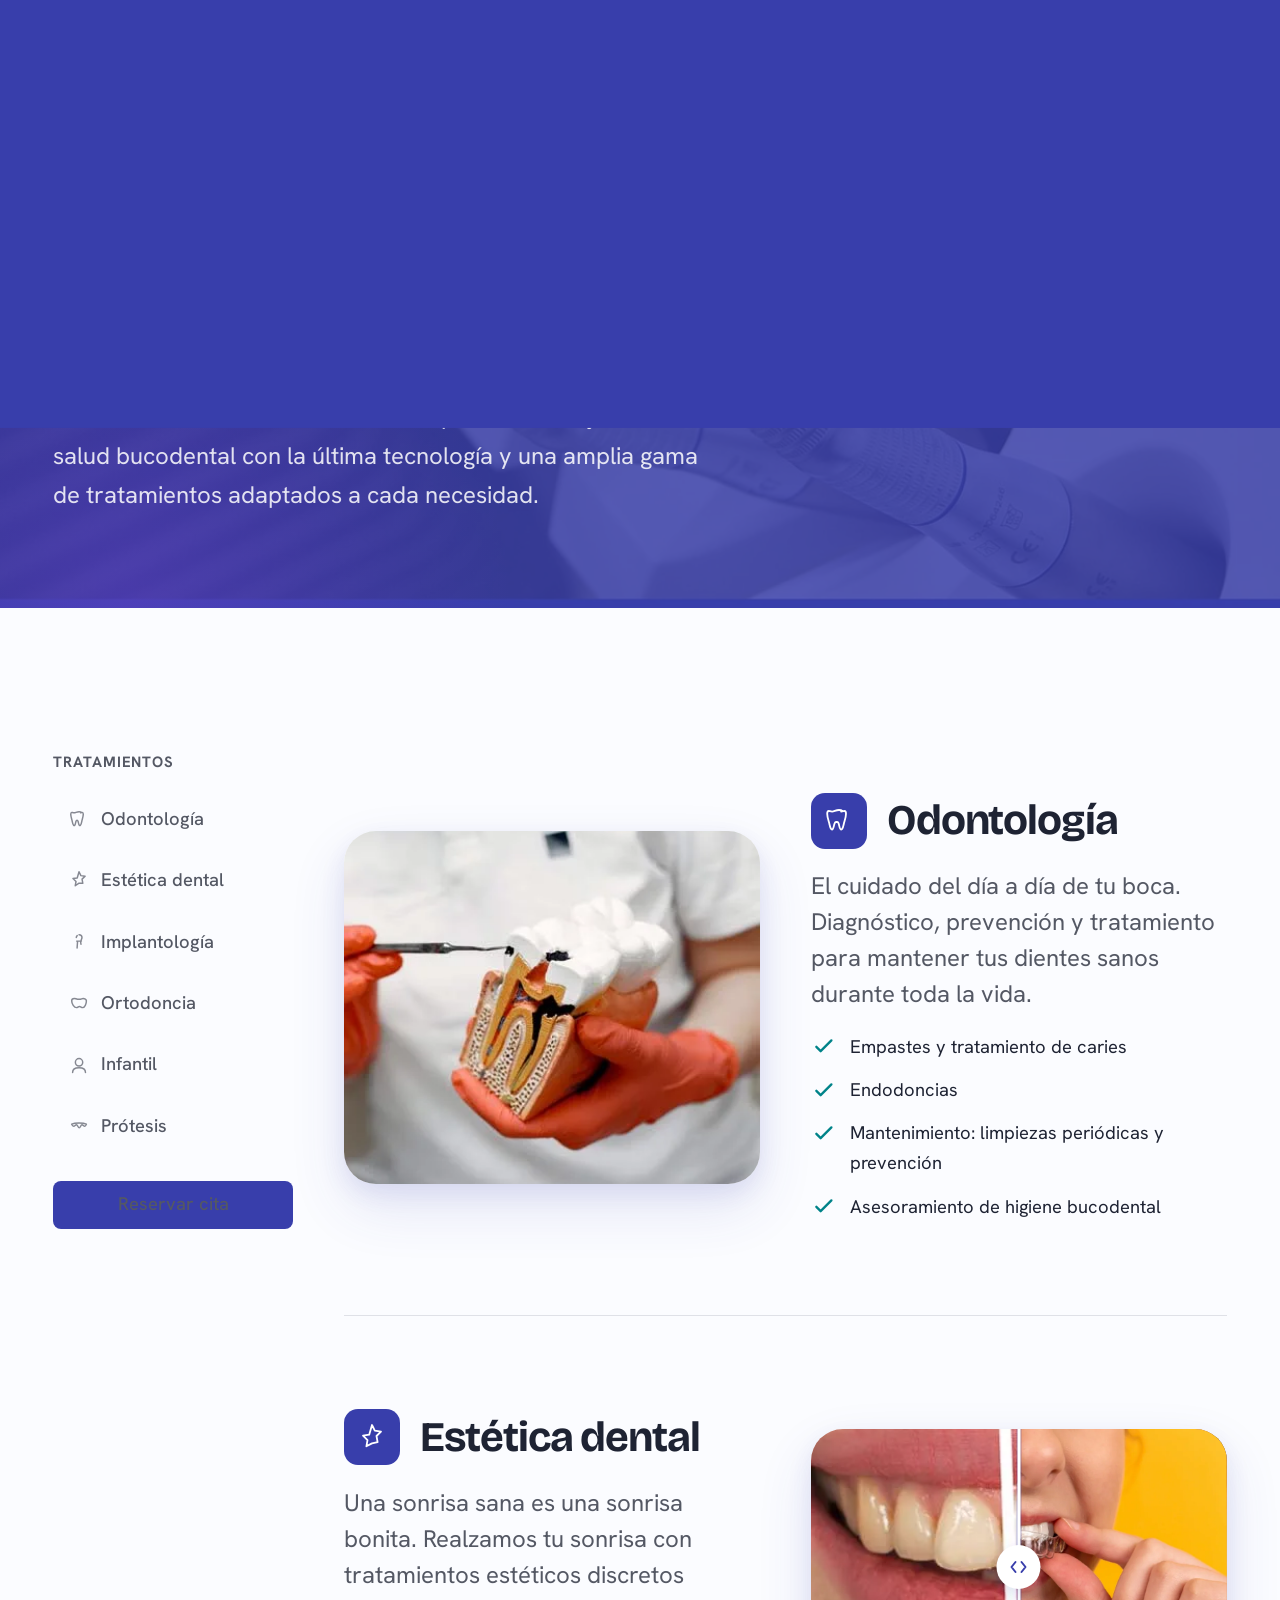
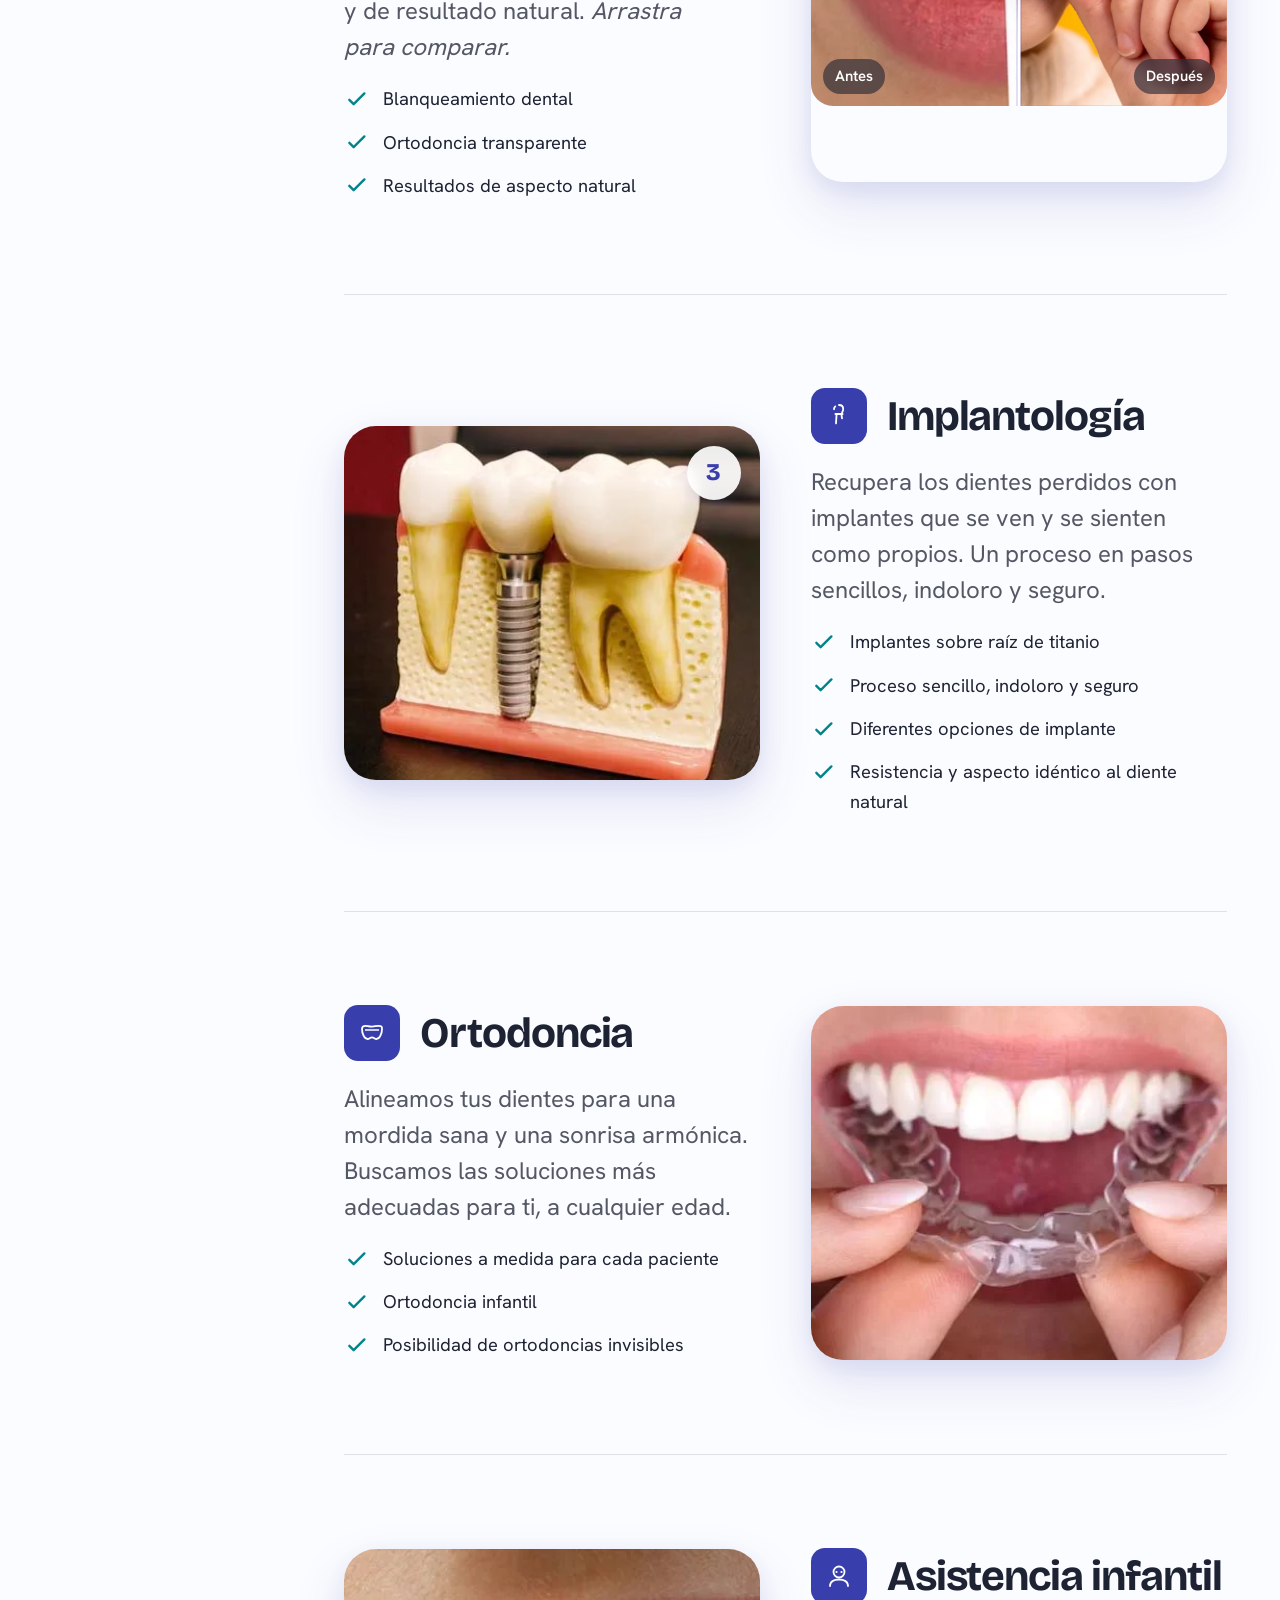
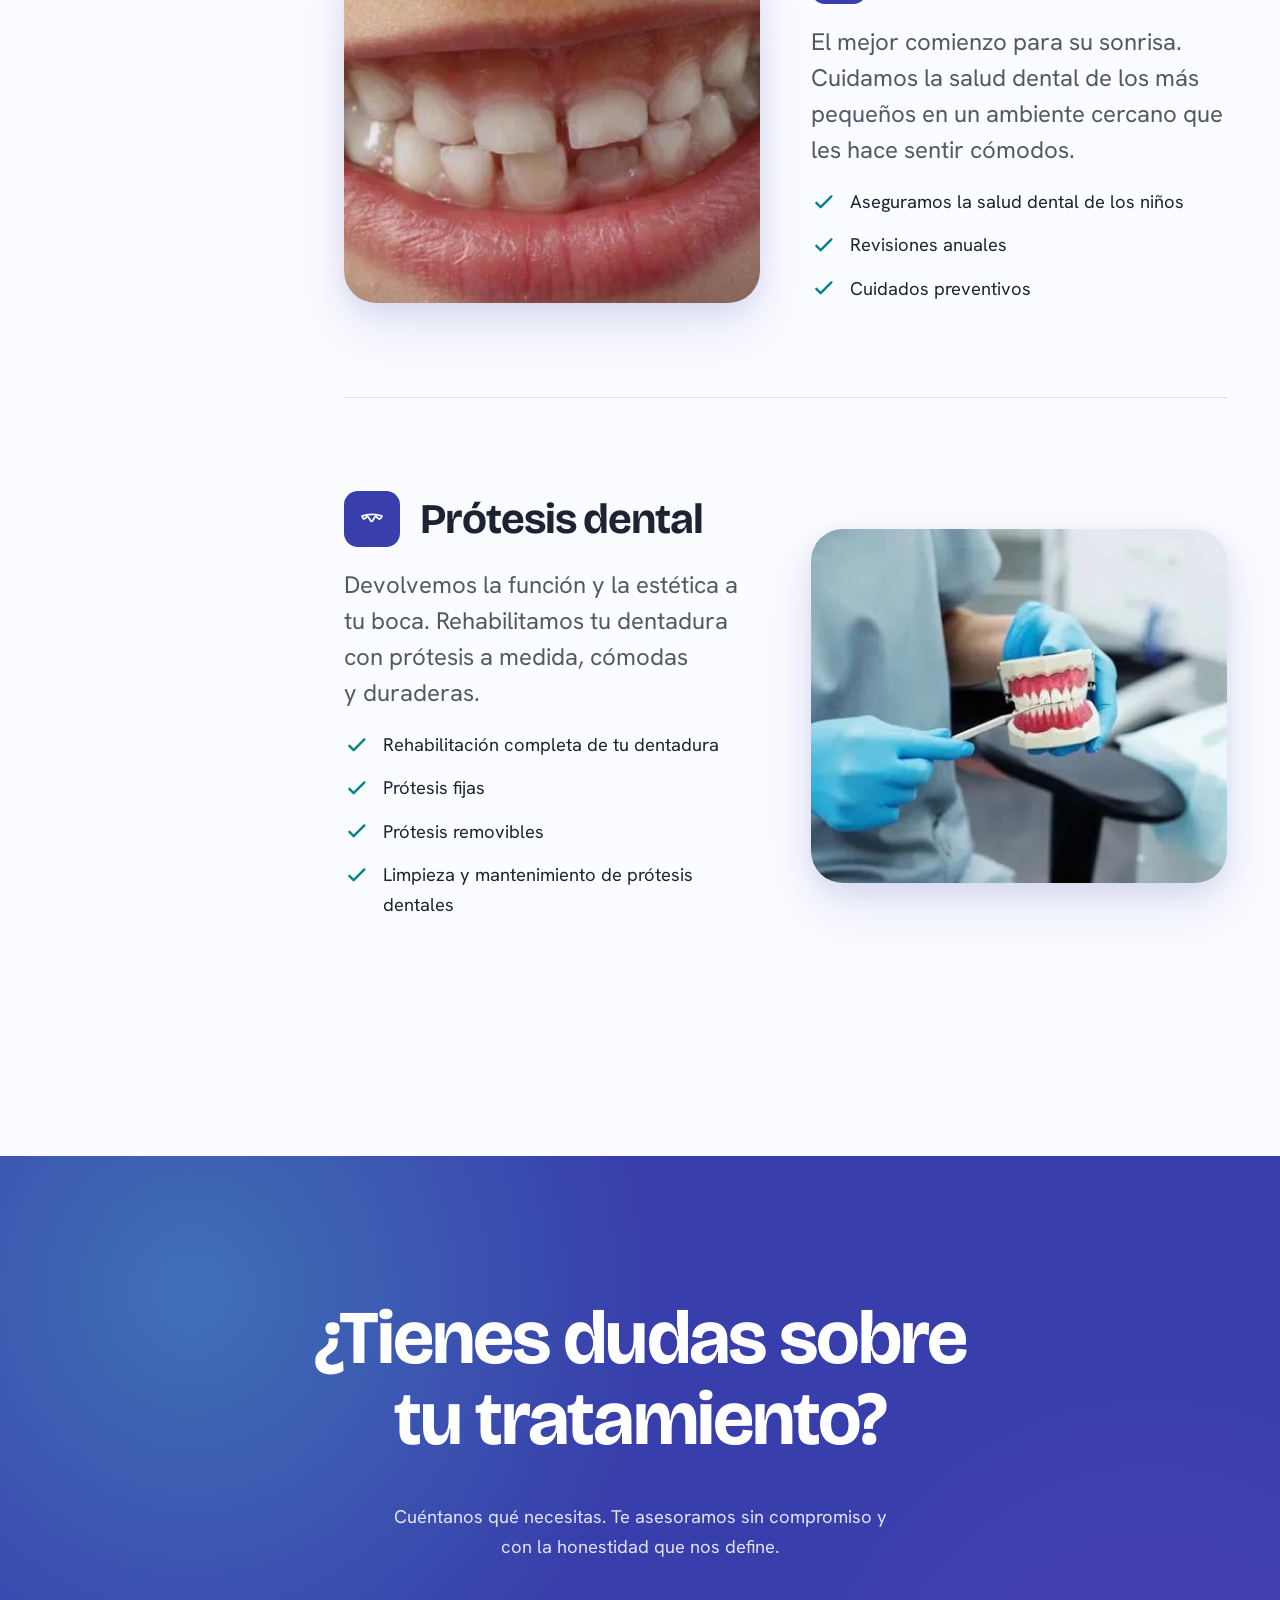
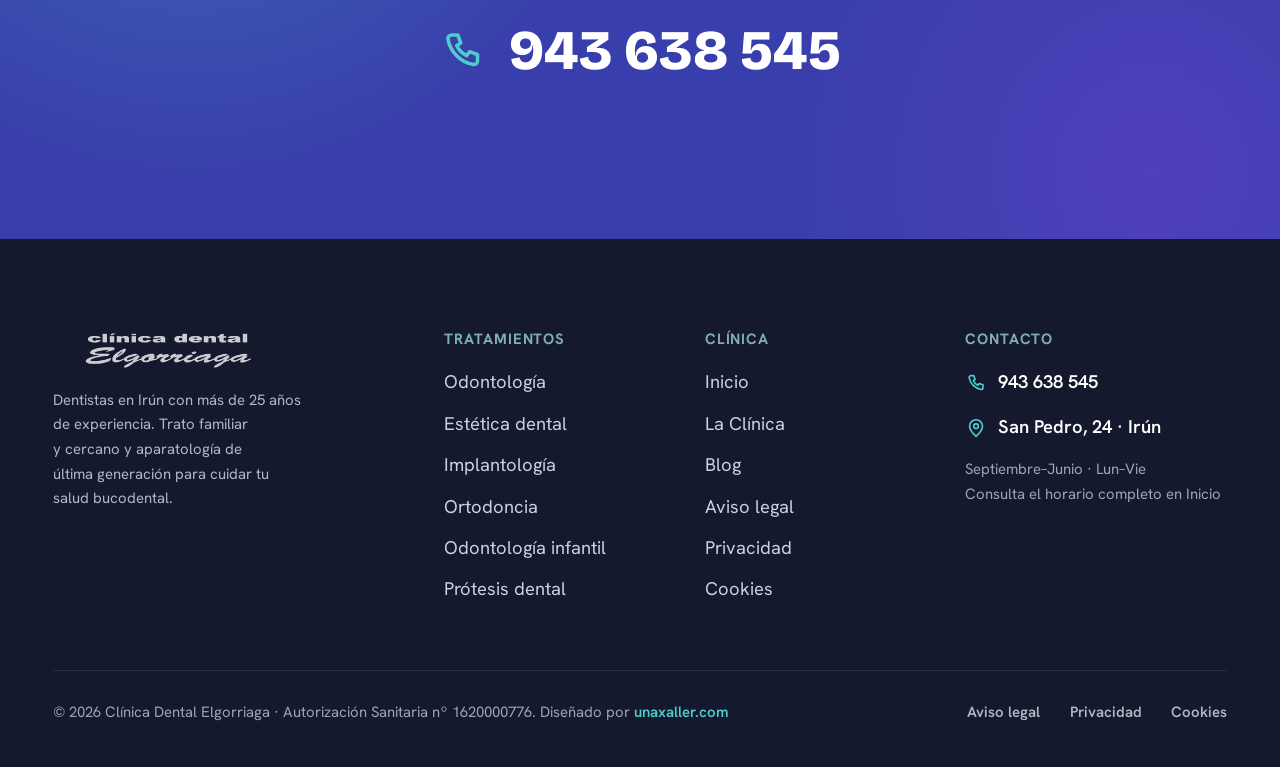
<file: tratamientos.html>
<!DOCTYPE html>
<html lang="es">
<head>
  <meta charset="UTF-8" />
  <meta name="viewport" content="width=device-width, initial-scale=1.0" />
  <meta name="theme-color" content="#3843ac" />

  <title>Tratamientos dentales en Irún | Clínica Dental Elgorriaga</title>
  <meta name="description" content="Tratamientos dentales en Irún: odontología, estética y blanqueamiento, implantología, ortodoncia invisible, odontología infantil y prótesis. Mejoramos tu salud bucodental con la última tecnología. 943 638 545." />
  <meta name="keywords" content="tratamientos dentales Irún, implantes Irún, ortodoncia invisible Irún, blanqueamiento dental Irún, endodoncia Irún, prótesis dental Irún, odontología infantil Irún" />
  <meta name="robots" content="index, follow, max-image-preview:large" />
  <link rel="canonical" href="https://www.clinicadentalelgorriaga.net/tratamientos.html" />
  <meta name="geo.region" content="ES-SS" />
  <meta name="geo.placename" content="Irún, Gipuzkoa" />
  <meta name="geo.position" content="43.3382;-1.7888" />
  <meta name="ICBM" content="43.3382, -1.7888" />

  <meta property="og:type" content="website" />
  <meta property="og:site_name" content="Clínica Dental Elgorriaga" />
  <meta property="og:locale" content="es_ES" />
  <meta property="og:title" content="Tratamientos dentales en Irún | Clínica Dental Elgorriaga" />
  <meta property="og:description" content="Odontología, estética, implantología, ortodoncia, infantil y prótesis. Más de 25 años de experiencia en Irún." />
  <meta property="og:url" content="https://www.clinicadentalelgorriaga.net/tratamientos.html" />
  <meta property="og:image" content="https://www.clinicadentalelgorriaga.net/assets/img/og/og-default.jpg" />
  <meta property="og:image:width" content="1200" />
  <meta property="og:image:height" content="630" />
  <meta name="twitter:card" content="summary_large_image" />
  <meta name="twitter:title" content="Tratamientos dentales en Irún | Clínica Dental Elgorriaga" />
  <meta name="twitter:description" content="Odontología, estética, implantología, ortodoncia, infantil y prótesis en Irún." />
  <meta name="twitter:image" content="https://www.clinicadentalelgorriaga.net/assets/img/og/og-default.jpg" />

  <link rel="icon" href="favicon.ico" sizes="any" />
  <link rel="icon" type="image/svg+xml" href="assets/img/marca/favicon.svg" />
  <link rel="apple-touch-icon" href="assets/img/marca/apple-touch-icon.png" />
  <link rel="preload" href="assets/fonts/bricolage-grotesque-latin.woff2" as="font" type="font/woff2" crossorigin />
  <link rel="preload" href="assets/fonts/hanken-grotesk-latin.woff2" as="font" type="font/woff2" crossorigin />
  <link rel="stylesheet" href="assets/css/base.css" />
  <link rel="stylesheet" href="assets/css/components.css" />
  <link rel="stylesheet" href="assets/css/icons.css" />
  <link rel="stylesheet" href="assets/css/pages.css" />
  <script src="assets/js/lang-detect.js"></script>

  <script type="application/ld+json">
  {
    "@context": "https://schema.org",
    "@type": "BreadcrumbList",
    "itemListElement": [
      { "@type": "ListItem", "position": 1, "name": "Inicio", "item": "https://www.clinicadentalelgorriaga.net/" },
      { "@type": "ListItem", "position": 2, "name": "Tratamientos", "item": "https://www.clinicadentalelgorriaga.net/tratamientos.html" }
    ]
  }
  </script>
  <script type="application/ld+json">
  {
    "@context": "https://schema.org",
    "@type": "MedicalBusiness",
    "name": "Clínica Dental Elgorriaga",
    "url": "https://www.clinicadentalelgorriaga.net/tratamientos.html",
    "telephone": "+34943638545",
    "address": { "@type": "PostalAddress", "streetAddress": "San Pedro, 24 bajo", "addressLocality": "Irún", "addressRegion": "Gipuzkoa", "postalCode": "20304", "addressCountry": "ES" },
    "availableService": [
      { "@type": "MedicalProcedure", "name": "Odontología y endodoncia" },
      { "@type": "MedicalProcedure", "name": "Estética dental y blanqueamiento" },
      { "@type": "MedicalProcedure", "name": "Implantología dental" },
      { "@type": "MedicalProcedure", "name": "Ortodoncia invisible e infantil" },
      { "@type": "MedicalProcedure", "name": "Odontología infantil" },
      { "@type": "MedicalProcedure", "name": "Prótesis dental fija y removible" }
    ]
  }
  </script>
</head>
<body>
  <a class="skip-link" href="#main">Saltar al contenido</a>

  <div class="loader" data-loader role="status" aria-label="Cargando">
    <div class="loader__inner">
      <svg class="loader__tooth" viewBox="0 0 64 64" aria-hidden="true"><path d="M32 13c-6.6 0-9.5 3.2-13.8 3.2-3.2 0-5.2-1.2-6.7-1.2-2 0-3 1.8-3 5.4 0 5.7 2 11.4 3.6 17.2 1.2 4.4 1.7 11.1 4.4 13.6 1 .9 2.2 1.1 3.1.2 1.6-1.6 2.2-6.2 3.1-9.9.7-2.9 1.7-4.6 3.3-4.6 1.6 0 2.6 1.7 3.3 4.6.9 3.7 1.5 8.3 3.1 9.9.9.9 2.1.7 3.1-.2 2.7-2.5 3.2-9.2 4.4-13.6 1.6-5.8 3.6-11.5 3.6-17.2 0-3.6-1-5.4-3-5.4-1.5 0-3.5 1.2-6.7 1.2C41.5 16.2 38.6 13 32 13z" /></svg>
      <img class="loader__logo" src="assets/img/marca/logo-blanco.png" alt="Clínica Dental Elgorriaga" width="300" height="72" />
      <div class="loader__bar"><span></span></div>
      <div class="loader__count">0%</div>
    </div>
  </div>

  <header class="nav" data-nav>
    <div class="container nav__bar">
      <a class="nav__logo" href="index.html" aria-label="Inicio — Clínica Dental Elgorriaga">
        <img src="assets/img/marca/logo.png" alt="Clínica Dental Elgorriaga" width="270" height="65" />
      </a>
      <nav class="nav__links" aria-label="Principal">
        <a class="nav__link" href="index.html">Inicio</a>
        <a class="nav__link" href="tratamientos.html" aria-current="page">Tratamientos</a>
        <a class="nav__link" href="clinica.html">La Clínica</a>
        <a class="nav__link" href="blog.html">Blog</a>
      </nav>
      <a class="nav__lang nav__cta--desktop" href="index.html" hreflang="es" aria-label="Idioma: Español">
        <svg width="16" height="16" viewBox="0 0 24 24" fill="none" aria-hidden="true"><circle cx="12" cy="12" r="9" stroke="currentColor" stroke-width="2"/><path d="M3 12h18M12 3c2.5 2.7 2.5 15.3 0 18M12 3C9.5 5.7 9.5 18.3 12 21" stroke="currentColor" stroke-width="1.6"/></svg>
        ES
      </a>
      <a class="btn nav__cta nav__cta--desktop" href="tel:+34943638545">
        <svg class="btn__icon" viewBox="0 0 24 24" fill="none" aria-hidden="true"><path d="M6.5 4h3l1.5 4-2 1.5a11 11 0 005 5l1.5-2 4 1.5v3a2 2 0 01-2 2A16 16 0 014.5 6a2 2 0 012-2z" stroke="currentColor" stroke-width="1.8" stroke-linejoin="round"/></svg>
        Reservar cita
      </a>
      <button class="nav__burger" data-burger aria-label="Abrir menú" aria-expanded="false" aria-controls="menu-movil"><span></span></button>
    </div>
    <div class="nav__mobile" id="menu-movil">
      <a href="index.html">Inicio</a>
      <a href="tratamientos.html">Tratamientos</a>
      <a href="clinica.html">La Clínica</a>
      <a href="blog.html">Blog</a>
      <a class="btn btn--lg" href="tel:+34943638545">Reservar cita · 943 638 545</a>
    </div>
  </header>

  <main id="main">
    <!-- PAGE HERO -->
    <section class="page-hero">
      <img class="page-hero__media" src="assets/img/clinica/banner-instrumental.webp" alt="" aria-hidden="true" width="1920" height="560" />
      <div class="page-hero__glow" aria-hidden="true"></div>
      <div class="container">
        <nav class="breadcrumb" aria-label="Migas de pan">
          <a href="index.html">Inicio</a>
          <svg viewBox="0 0 24 24" fill="none" aria-hidden="true"><path d="M9 6l6 6-6 6" stroke="currentColor" stroke-width="2" stroke-linecap="round" stroke-linejoin="round"/></svg>
          <span>Tratamientos</span>
        </nav>
        <h1>Tratamientos y servicios dentales en Irún</h1>
        <p>Más de 25 años tratando a nuestros pacientes. Mejoramos tu salud bucodental con la última tecnología y una amplia gama de tratamientos adaptados a cada necesidad.</p>
      </div>
    </section>

    <section class="section">
      <div class="container with-aside">
        <!-- Índice lateral -->
        <aside class="aside-index" data-spy aria-label="Índice de tratamientos">
          <span class="aside-index__title">Tratamientos</span>
          <a href="#odontologia"><svg viewBox="0 0 24 24" fill="none" aria-hidden="true"><path d="M12 4c-2.6 0-3.7 1.2-5.4 1.2-1.2 0-2-.4-2.6-.4-.8 0-1 .7-1 2 0 2.3.8 4.5 1.4 6.7.4 1.7.7 4.3 1.7 5.3.4.3.9.4 1.2 0 .6-.6.9-2.4 1.2-3.8.3-1.1.7-1.8 1.3-1.8s1 .7 1.3 1.8c.3 1.4.6 3.2 1.2 3.8.4.4.9.3 1.2 0 1-1 1.3-3.6 1.7-5.3.6-2.2 1.4-4.4 1.4-6.7 0-1.3-.2-2-1-2-.6 0-1.4.4-2.6.4C15.7 5.2 14.6 4 12 4z" stroke="currentColor" stroke-width="1.6"/></svg>Odontología</a>
          <a href="#estetica"><svg viewBox="0 0 24 24" fill="none" aria-hidden="true"><path d="M12 3l2 4.2 4.6.6-3.3 3.2.8 4.6L12 15.4 7.9 18.2l.8-4.6L5.4 10.4l4.6-.6L12 3z" stroke="currentColor" stroke-width="1.6" stroke-linejoin="round"/></svg>Estética dental</a>
          <a href="#implantologia"><svg viewBox="0 0 24 24" fill="none" aria-hidden="true"><path d="M12 4c2 0 3.2 1.3 3.2 3.2 0 1.3-.8 2-1 3.3M9 7.2c0-.8.3-1.6 1-2.2M10.4 11l-.5 7.4M13.6 11l.5 3.4M9.4 11h5.2" stroke="currentColor" stroke-width="1.6" stroke-linecap="round"/></svg>Implantología</a>
          <a href="#ortodoncia"><svg viewBox="0 0 24 24" fill="none" aria-hidden="true"><path d="M4 9.5C4 8 5.2 7 6.8 7S9.2 8 12 8s2.8-1 4.4-1S20 8 20 9.5c0 3.3-1.7 7.5-4.2 7.5-1.3 0-1.9-1.2-3.3-1.2s-2 1.2-3.3 1.2C6.7 17 4 12.8 4 9.5z" stroke="currentColor" stroke-width="1.6"/></svg>Ortodoncia</a>
          <a href="#infantil"><svg viewBox="0 0 24 24" fill="none" aria-hidden="true"><circle cx="12" cy="9" r="4" stroke="currentColor" stroke-width="1.6"/><path d="M5 20c0-3.3 3-5 7-5s7 1.7 7 5" stroke="currentColor" stroke-width="1.6" stroke-linecap="round"/></svg>Infantil</a>
          <a href="#protesis"><svg viewBox="0 0 24 24" fill="none" aria-hidden="true"><path d="M4 10c1.7-.8 3.4-1.2 8-1.2S18.3 9.2 20 10c0 0-.9 2.2-1.8 2.2-1.3 0-1.7-1.7-3-1.7s-1.7 3.5-3 3.5-1.7-3.5-3-3.5-1.7 1.7-3 1.7C4.9 12.2 4 10 4 10z" stroke="currentColor" stroke-width="1.6" stroke-linejoin="round"/></svg>Prótesis</a>
          <a class="btn btn--block" href="tel:+34943638545" style="margin-top: var(--space-s)">Reservar cita</a>
        </aside>

        <!-- Detalle de tratamientos -->
        <div>
          <!-- ODONTOLOGÍA -->
          <article class="t-detail" id="odontologia">
            <div class="t-detail__media" data-reveal>
              <img src="assets/img/tratamientos/endodoncia.webp" alt="Odontología y endodoncia en Irún: tratamiento de una caries en modelo dental" width="700" height="595" loading="lazy" />
            </div>
            <div data-reveal>
              <div class="t-detail__head">
                <span class="t-detail__icon" aria-hidden="true"><svg viewBox="0 0 32 32" fill="none"><path d="M16 5c-3.3 0-4.8 1.6-6.9 1.6-1.6 0-2.6-.6-3.4-.6-1 0-1.5.9-1.5 2.7 0 2.9 1 5.7 1.8 8.6.6 2.2.9 5.5 2.2 6.8.5.4 1.1.5 1.5.1.8-.8 1.1-3.1 1.6-4.9.4-1.5.9-2.3 1.6-2.3h1.4c.8 0 1.3.8 1.6 2.3.4 1.8.7 4.1 1.6 4.9.4.4 1 .3 1.5-.1 1.3-1.3 1.6-4.6 2.2-6.8.8-2.9 1.8-5.7 1.8-8.6 0-1.8-.5-2.7-1.5-2.7-.8 0-1.8.6-3.4.6C20.8 6.6 19.3 5 16 5z" stroke="currentColor" stroke-width="1.8" stroke-linejoin="round"/></svg></span>
                <h2>Odontología</h2>
              </div>
              <p class="t-lead">El cuidado del día a día de tu boca. Diagnóstico, prevención y tratamiento para mantener tus dientes sanos durante toda la vida.</p>
              <ul class="t-detail__list">
                <li><svg viewBox="0 0 24 24" fill="none" aria-hidden="true"><path d="M5 12l4 4 10-10" stroke="currentColor" stroke-width="2.2" stroke-linecap="round" stroke-linejoin="round"/></svg>Empastes y tratamiento de caries</li>
                <li><svg viewBox="0 0 24 24" fill="none" aria-hidden="true"><path d="M5 12l4 4 10-10" stroke="currentColor" stroke-width="2.2" stroke-linecap="round" stroke-linejoin="round"/></svg>Endodoncias</li>
                <li><svg viewBox="0 0 24 24" fill="none" aria-hidden="true"><path d="M5 12l4 4 10-10" stroke="currentColor" stroke-width="2.2" stroke-linecap="round" stroke-linejoin="round"/></svg>Mantenimiento: limpiezas periódicas y prevención</li>
                <li><svg viewBox="0 0 24 24" fill="none" aria-hidden="true"><path d="M5 12l4 4 10-10" stroke="currentColor" stroke-width="2.2" stroke-linecap="round" stroke-linejoin="round"/></svg>Asesoramiento de higiene bucodental</li>
              </ul>
            </div>
          </article>

          <!-- ESTÉTICA -->
          <article class="t-detail t-detail--reverse" id="estetica">
            <div class="t-detail__media" data-reveal>
              <div class="ba" data-ba tabindex="0" role="slider" aria-label="Comparativa antes y después de blanqueamiento dental" aria-valuenow="50" aria-valuemin="0" aria-valuemax="100">
                <img class="ba__before" src="assets/img/tratamientos/estetica.webp" alt="Sonrisa antes del blanqueamiento dental" width="700" height="466" loading="lazy" />
                <img class="ba__after" src="assets/img/tratamientos/ortodoncia-invisible-color.webp" alt="Sonrisa después de la estética dental en Irún" width="700" height="466" loading="lazy" />
                <span class="ba__label ba__label--before">Antes</span>
                <span class="ba__label ba__label--after">Después</span>
                <span class="ba__handle"><span class="ba__grip"><svg viewBox="0 0 24 24" fill="none" aria-hidden="true"><path d="M9 7l-4 5 4 5M15 7l4 5-4 5" stroke="currentColor" stroke-width="2" stroke-linecap="round" stroke-linejoin="round"/></svg></span></span>
              </div>
            </div>
            <div data-reveal>
              <div class="t-detail__head">
                <span class="t-detail__icon" aria-hidden="true"><svg viewBox="0 0 32 32" fill="none"><path d="M16 4l2.8 5.7 6.2.9-4.5 4.4 1.1 6.2L16 22.4l-5.6 2.9 1.1-6.2L7 14.6l6.2-.9L16 4z" stroke="currentColor" stroke-width="1.8" stroke-linejoin="round"/></svg></span>
                <h2>Estética dental</h2>
              </div>
              <p class="t-lead">Una sonrisa sana es una sonrisa bonita. Realzamos tu sonrisa con tratamientos estéticos discretos y de resultado natural. <em>Arrastra para comparar.</em></p>
              <ul class="t-detail__list">
                <li><svg viewBox="0 0 24 24" fill="none" aria-hidden="true"><path d="M5 12l4 4 10-10" stroke="currentColor" stroke-width="2.2" stroke-linecap="round" stroke-linejoin="round"/></svg>Blanqueamiento dental</li>
                <li><svg viewBox="0 0 24 24" fill="none" aria-hidden="true"><path d="M5 12l4 4 10-10" stroke="currentColor" stroke-width="2.2" stroke-linecap="round" stroke-linejoin="round"/></svg>Ortodoncia transparente</li>
                <li><svg viewBox="0 0 24 24" fill="none" aria-hidden="true"><path d="M5 12l4 4 10-10" stroke="currentColor" stroke-width="2.2" stroke-linecap="round" stroke-linejoin="round"/></svg>Resultados de aspecto natural</li>
              </ul>
            </div>
          </article>

          <!-- IMPLANTOLOGÍA -->
          <article class="t-detail" id="implantologia">
            <div class="t-detail__media" data-reveal>
              <img src="assets/img/tratamientos/implantologia.webp" alt="Implantología dental en Irún: implante sobre raíz de titanio" width="700" height="595" loading="lazy" />
              <span class="t-detail__num" aria-hidden="true">3</span>
            </div>
            <div data-reveal>
              <div class="t-detail__head">
                <span class="t-detail__icon" aria-hidden="true"><svg viewBox="0 0 32 32" fill="none"><path d="M16 5c2.6 0 4.2 1.7 4.2 4.2 0 1.7-1 2.7-1.3 4.2M11 9.2c0-1 .4-2.1 1.3-2.8M13.6 14l-.6 9.4M18.4 14l.6 4.4M12.4 14h7.2" stroke="currentColor" stroke-width="1.8" stroke-linecap="round"/></svg></span>
                <h2>Implantología</h2>
              </div>
              <p class="t-lead">Recupera los dientes perdidos con implantes que se ven y se sienten como propios. Un proceso en pasos sencillos, indoloro y seguro.</p>
              <ul class="t-detail__list">
                <li><svg viewBox="0 0 24 24" fill="none" aria-hidden="true"><path d="M5 12l4 4 10-10" stroke="currentColor" stroke-width="2.2" stroke-linecap="round" stroke-linejoin="round"/></svg>Implantes sobre raíz de titanio</li>
                <li><svg viewBox="0 0 24 24" fill="none" aria-hidden="true"><path d="M5 12l4 4 10-10" stroke="currentColor" stroke-width="2.2" stroke-linecap="round" stroke-linejoin="round"/></svg>Proceso sencillo, indoloro y seguro</li>
                <li><svg viewBox="0 0 24 24" fill="none" aria-hidden="true"><path d="M5 12l4 4 10-10" stroke="currentColor" stroke-width="2.2" stroke-linecap="round" stroke-linejoin="round"/></svg>Diferentes opciones de implante</li>
                <li><svg viewBox="0 0 24 24" fill="none" aria-hidden="true"><path d="M5 12l4 4 10-10" stroke="currentColor" stroke-width="2.2" stroke-linecap="round" stroke-linejoin="round"/></svg>Resistencia y aspecto idéntico al diente natural</li>
              </ul>
            </div>
          </article>

          <!-- ORTODONCIA -->
          <article class="t-detail t-detail--reverse" id="ortodoncia">
            <div class="t-detail__media" data-reveal>
              <img src="assets/img/tratamientos/ortodoncia.webp" alt="Ortodoncia invisible en Irún: férula transparente alineadora" width="700" height="595" loading="lazy" />
            </div>
            <div data-reveal>
              <div class="t-detail__head">
                <span class="t-detail__icon" aria-hidden="true"><svg viewBox="0 0 32 32" fill="none"><path d="M6 12c0-2 1.6-3.2 3.6-3.2S12.4 9.6 16 9.6s2.8-.8 6.4-.8S26 10 26 12c0 4.4-2.3 10-5.6 10-1.8 0-2.5-1.6-4.4-1.6s-2.6 1.6-4.4 1.6C8.3 22 6 16.4 6 12z" stroke="currentColor" stroke-width="1.8" stroke-linejoin="round"/><path d="M9 13h14" stroke="currentColor" stroke-width="1.5"/></svg></span>
                <h2>Ortodoncia</h2>
              </div>
              <p class="t-lead">Alineamos tus dientes para una mordida sana y una sonrisa armónica. Buscamos las soluciones más adecuadas para ti, a cualquier edad.</p>
              <ul class="t-detail__list">
                <li><svg viewBox="0 0 24 24" fill="none" aria-hidden="true"><path d="M5 12l4 4 10-10" stroke="currentColor" stroke-width="2.2" stroke-linecap="round" stroke-linejoin="round"/></svg>Soluciones a medida para cada paciente</li>
                <li><svg viewBox="0 0 24 24" fill="none" aria-hidden="true"><path d="M5 12l4 4 10-10" stroke="currentColor" stroke-width="2.2" stroke-linecap="round" stroke-linejoin="round"/></svg>Ortodoncia infantil</li>
                <li><svg viewBox="0 0 24 24" fill="none" aria-hidden="true"><path d="M5 12l4 4 10-10" stroke="currentColor" stroke-width="2.2" stroke-linecap="round" stroke-linejoin="round"/></svg>Posibilidad de ortodoncias invisibles</li>
              </ul>
            </div>
          </article>

          <!-- INFANTIL -->
          <article class="t-detail" id="infantil">
            <div class="t-detail__media" data-reveal>
              <img src="assets/img/tratamientos/infantil.webp" alt="Odontología infantil en Irún: cuidado dental de los niños" width="700" height="595" loading="lazy" />
            </div>
            <div data-reveal>
              <div class="t-detail__head">
                <span class="t-detail__icon" aria-hidden="true"><svg viewBox="0 0 32 32" fill="none"><circle cx="16" cy="12" r="5.5" stroke="currentColor" stroke-width="1.8"/><path d="M7 26c0-4.4 4-6.5 9-6.5s9 2.1 9 6.5" stroke="currentColor" stroke-width="1.8" stroke-linecap="round"/><circle cx="13.5" cy="12" r="1.1" fill="currentColor"/><circle cx="18.5" cy="12" r="1.1" fill="currentColor"/></svg></span>
                <h2>Asistencia infantil</h2>
              </div>
              <p class="t-lead">El mejor comienzo para su sonrisa. Cuidamos la salud dental de los más pequeños en un ambiente cercano que les hace sentir cómodos.</p>
              <ul class="t-detail__list">
                <li><svg viewBox="0 0 24 24" fill="none" aria-hidden="true"><path d="M5 12l4 4 10-10" stroke="currentColor" stroke-width="2.2" stroke-linecap="round" stroke-linejoin="round"/></svg>Aseguramos la salud dental de los niños</li>
                <li><svg viewBox="0 0 24 24" fill="none" aria-hidden="true"><path d="M5 12l4 4 10-10" stroke="currentColor" stroke-width="2.2" stroke-linecap="round" stroke-linejoin="round"/></svg>Revisiones anuales</li>
                <li><svg viewBox="0 0 24 24" fill="none" aria-hidden="true"><path d="M5 12l4 4 10-10" stroke="currentColor" stroke-width="2.2" stroke-linecap="round" stroke-linejoin="round"/></svg>Cuidados preventivos</li>
              </ul>
            </div>
          </article>

          <!-- PRÓTESIS -->
          <article class="t-detail t-detail--reverse" id="protesis">
            <div class="t-detail__media" data-reveal>
              <img src="assets/img/tratamientos/protesis.webp" alt="Prótesis dental en Irún: rehabilitación con dentadura completa" width="700" height="595" loading="lazy" />
            </div>
            <div data-reveal>
              <div class="t-detail__head">
                <span class="t-detail__icon" aria-hidden="true"><svg viewBox="0 0 32 32" fill="none"><path d="M6 13c2.3-1 4.6-1.6 10-1.6S23.7 12 26 13c0 0-1.2 3-2.4 3-1.7 0-2.3-2.4-4-2.4s-2.3 4.8-4 4.8-2.3-4.8-4-4.8-2.3 2.4-4 2.4C7.2 16 6 13 6 13z" stroke="currentColor" stroke-width="1.8" stroke-linejoin="round"/></svg></span>
                <h2>Prótesis dental</h2>
              </div>
              <p class="t-lead">Devolvemos la función y la estética a tu boca. Rehabilitamos tu dentadura con prótesis a medida, cómodas y duraderas.</p>
              <ul class="t-detail__list">
                <li><svg viewBox="0 0 24 24" fill="none" aria-hidden="true"><path d="M5 12l4 4 10-10" stroke="currentColor" stroke-width="2.2" stroke-linecap="round" stroke-linejoin="round"/></svg>Rehabilitación completa de tu dentadura</li>
                <li><svg viewBox="0 0 24 24" fill="none" aria-hidden="true"><path d="M5 12l4 4 10-10" stroke="currentColor" stroke-width="2.2" stroke-linecap="round" stroke-linejoin="round"/></svg>Prótesis fijas</li>
                <li><svg viewBox="0 0 24 24" fill="none" aria-hidden="true"><path d="M5 12l4 4 10-10" stroke="currentColor" stroke-width="2.2" stroke-linecap="round" stroke-linejoin="round"/></svg>Prótesis removibles</li>
                <li><svg viewBox="0 0 24 24" fill="none" aria-hidden="true"><path d="M5 12l4 4 10-10" stroke="currentColor" stroke-width="2.2" stroke-linecap="round" stroke-linejoin="round"/></svg>Limpieza y mantenimiento de prótesis dentales</li>
              </ul>
            </div>
          </article>
        </div>
      </div>
    </section>

    <section class="cta-band">
      <div class="cta-band__glow" aria-hidden="true"></div>
      <div class="container cta-band__inner">
        <h2 data-reveal>¿Tienes dudas sobre tu tratamiento?</h2>
        <p data-reveal>Cuéntanos qué necesitas. Te asesoramos sin compromiso y con la honestidad que nos define.</p>
        <a class="cta-band__phone" href="tel:+34943638545" data-reveal>
          <svg viewBox="0 0 24 24" fill="none" aria-hidden="true"><path d="M6.5 4h3l1.5 4-2 1.5a11 11 0 005 5l1.5-2 4 1.5v3a2 2 0 01-2 2A16 16 0 014.5 6a2 2 0 012-2z" stroke="currentColor" stroke-width="1.8" stroke-linejoin="round"/></svg>
          943 638 545
        </a>
      </div>
    </section>
  </main>

  <footer class="footer">
    <div class="container">
      <div class="footer__grid">
        <div class="footer__brand">
          <img src="assets/img/marca/logo-blanco.png" alt="Clínica Dental Elgorriaga" width="270" height="65" />
          <p>Dentistas en Irún con más de 25 años de experiencia. Trato familiar y cercano y aparatología de última generación para cuidar tu salud bucodental.</p>
        </div>
        <div>
          <h4>Tratamientos</h4>
          <nav class="footer__links" aria-label="Tratamientos">
            <a href="tratamientos.html#odontologia">Odontología</a>
            <a href="tratamientos.html#estetica">Estética dental</a>
            <a href="tratamientos.html#implantologia">Implantología</a>
            <a href="tratamientos.html#ortodoncia">Ortodoncia</a>
            <a href="tratamientos.html#infantil">Odontología infantil</a>
            <a href="tratamientos.html#protesis">Prótesis dental</a>
          </nav>
        </div>
        <div>
          <h4>Clínica</h4>
          <nav class="footer__links" aria-label="Enlaces">
            <a href="index.html">Inicio</a>
            <a href="clinica.html">La Clínica</a>
            <a href="blog.html">Blog</a>
            <a href="aviso-legal.html">Aviso legal</a>
            <a href="politica-de-privacidad.html">Privacidad</a>
            <a href="politica-de-cookies.html">Cookies</a>
          </nav>
        </div>
        <div>
          <h4>Contacto</h4>
          <div class="footer__contact">
            <a href="tel:+34943638545"><svg viewBox="0 0 24 24" fill="none" aria-hidden="true"><path d="M6.5 4h3l1.5 4-2 1.5a11 11 0 005 5l1.5-2 4 1.5v3a2 2 0 01-2 2A16 16 0 014.5 6a2 2 0 012-2z" stroke="currentColor" stroke-width="1.8" stroke-linejoin="round"/></svg>943 638 545</a>
            <a href="https://www.google.com/maps?q=San+Pedro+24+Irun+Clinica+Dental+Elgorriaga" target="_blank" rel="noopener"><svg viewBox="0 0 24 24" fill="none" aria-hidden="true"><path d="M12 21s7-6.3 7-11a7 7 0 10-14 0c0 4.7 7 11 7 11z" stroke="currentColor" stroke-width="1.8" stroke-linejoin="round"/><circle cx="12" cy="10" r="2.5" stroke="currentColor" stroke-width="1.8"/></svg>San Pedro, 24 · Irún</a>
            <p class="t-small" style="color: oklch(0.72 0.02 274)">Septiembre–Junio · Lun–Vie<br />Consulta el horario completo en Inicio</p>
          </div>
        </div>
      </div>
      <div class="footer__bottom">
        <p>© <span data-year>2026</span> Clínica Dental Elgorriaga · Autorización Sanitaria nº 1620000776. Diseñado por <a href="https://unaxaller.com" target="_blank" rel="noopener">unaxaller.com</a></p>
        <nav class="footer__legal-links" aria-label="Legal">
          <a href="aviso-legal.html">Aviso legal</a>
          <a href="politica-de-privacidad.html">Privacidad</a>
          <a href="politica-de-cookies.html">Cookies</a>
        </nav>
      </div>
    </div>
  </footer>

  <a class="fab" href="tel:+34943638545" aria-label="Llamar a la clínica"><svg viewBox="0 0 24 24" fill="none" aria-hidden="true"><path d="M6.5 4h3l1.5 4-2 1.5a11 11 0 005 5l1.5-2 4 1.5v3a2 2 0 01-2 2A16 16 0 014.5 6a2 2 0 012-2z" stroke="currentColor" stroke-width="1.8" stroke-linejoin="round"/></svg></a>
  <button class="to-top" data-to-top aria-label="Volver arriba"><svg class="to-top__ring" viewBox="0 0 52 52" aria-hidden="true"><circle cx="26" cy="26" r="24"/></svg><svg viewBox="0 0 24 24" fill="none" aria-hidden="true"><path d="M12 19V6M6 12l6-6 6 6" stroke="currentColor" stroke-width="2" stroke-linecap="round" stroke-linejoin="round"/></svg></button>

  <script src="assets/js/vendor/gsap.min.js" defer></script>
  <script src="assets/js/vendor/ScrollTrigger.min.js" defer></script>
  <script src="assets/js/app.js" defer></script>
</body>
</html>
</file>
<file: assets/css/base.css>
/* ==========================================================================
   Clínica Dental Elgorriaga — Sistema base
   Tokens OKLCH · tipografía self-hosted · reset · utilidades
   ========================================================================== */

/* ---------- Fuentes self-hosted (WOFF2, sin CDN) ---------- */
@font-face {
  font-family: "Bricolage Grotesque";
  src: url("../fonts/bricolage-grotesque-latin.woff2") format("woff2");
  font-weight: 200 800;
  font-display: swap;
  font-style: normal;
  unicode-range: U+0000-00FF, U+0131, U+0152-0153, U+02BB-02BC, U+02C6, U+02DA,
    U+02DC, U+2000-206F, U+2074, U+20AC, U+2122, U+2191, U+2193, U+2212, U+2215,
    U+FEFF, U+FFFD;
}
@font-face {
  font-family: "Hanken Grotesk";
  src: url("../fonts/hanken-grotesk-latin.woff2") format("woff2");
  font-weight: 400 700;
  font-display: swap;
  font-style: normal;
  unicode-range: U+0000-00FF, U+0131, U+0152-0153, U+02BB-02BC, U+02C6, U+02DA,
    U+02DC, U+2000-206F, U+2074, U+20AC, U+2122, U+2191, U+2193, U+2212, U+2215,
    U+FEFF, U+FFFD;
}

/* ---------- Tokens ---------- */
:root {
  /* Color (OKLCH con fallback hex implícito por el navegador) */
  --brand: oklch(0.43 0.17 274);
  --brand-ink: oklch(0.3 0.13 274);
  --brand-soft: oklch(0.93 0.03 274);
  --aqua: oklch(0.78 0.11 195);
  --aqua-ink: oklch(0.55 0.1 200);
  --ink: oklch(0.26 0.03 270);
  --ink-soft: oklch(0.46 0.02 270);
  --bg: oklch(0.99 0.004 270);
  --surface: oklch(1 0 0);
  --surface-2: oklch(0.975 0.006 270);
  --line: oklch(0.91 0.008 270);
  --ok: oklch(0.72 0.15 155);
  --warn: oklch(0.72 0.16 50);

  /* Tipografía */
  --font-display: "Bricolage Grotesque", "Segoe UI", system-ui, sans-serif;
  --font-body: "Hanken Grotesk", "Segoe UI", system-ui, sans-serif;

  /* Escala fluida (ratio ~1.25) */
  --step--1: clamp(0.83rem, 0.79rem + 0.18vw, 0.94rem);
  --step-0: clamp(1rem, 0.94rem + 0.27vw, 1.15rem);
  --step-1: clamp(1.2rem, 1.09rem + 0.55vw, 1.5rem);
  --step-2: clamp(1.44rem, 1.26rem + 0.9vw, 2rem);
  --step-3: clamp(1.73rem, 1.43rem + 1.5vw, 2.7rem);
  --step-4: clamp(2.07rem, 1.6rem + 2.36vw, 3.6rem);
  --step-5: clamp(2.49rem, 1.74rem + 3.75vw, 4.8rem);
  --step-6: clamp(2.99rem, 1.83rem + 5.8vw, 5.6rem);

  /* Espaciado fluido */
  --space-2xs: clamp(0.5rem, 0.47rem + 0.13vw, 0.56rem);
  --space-xs: clamp(0.75rem, 0.7rem + 0.27vw, 0.94rem);
  --space-s: clamp(1rem, 0.93rem + 0.36vw, 1.25rem);
  --space-m: clamp(1.5rem, 1.39rem + 0.54vw, 1.88rem);
  --space-l: clamp(2rem, 1.79rem + 1.07vw, 2.81rem);
  --space-xl: clamp(3rem, 2.64rem + 1.79vw, 4.38rem);
  --space-2xl: clamp(4rem, 3.39rem + 3.04vw, 6.25rem);
  --space-3xl: clamp(6rem, 5.04rem + 4.82vw, 9.38rem);

  /* Radios */
  --radius-s: 8px;
  --radius-m: 14px;
  --radius-l: 22px;
  --radius-xl: 32px;
  --radius-pill: 999px;

  /* Sombras (suaves, indigo tintadas) */
  --shadow-s: 0 1px 2px oklch(0.43 0.17 274 / 0.06), 0 2px 8px oklch(0.43 0.17 274 / 0.05);
  --shadow-m: 0 4px 12px oklch(0.43 0.17 274 / 0.08), 0 12px 28px oklch(0.43 0.17 274 / 0.08);
  --shadow-l: 0 8px 24px oklch(0.43 0.17 274 / 0.1), 0 24px 56px oklch(0.43 0.17 274 / 0.12);
  --shadow-aqua: 0 8px 30px oklch(0.78 0.11 195 / 0.35);

  /* Layout */
  --container: 1240px;
  --container-narrow: 820px;
  --gutter: clamp(1.15rem, 0.8rem + 1.6vw, 2.5rem);

  /* Z-index semántico */
  --z-base: 1;
  --z-raised: 10;
  --z-sticky: 100;
  --z-nav: 200;
  --z-backdrop: 300;
  --z-modal: 400;
  --z-toast: 500;
  --z-tooltip: 600;
  --z-cursor: 700;
  --z-loader: 900;

  /* Motion */
  --ease-out: cubic-bezier(0.22, 1, 0.36, 1);
  --ease-out-expo: cubic-bezier(0.16, 1, 0.3, 1);
  --dur-fast: 0.18s;
  --dur: 0.32s;
  --dur-slow: 0.6s;
}

/* ---------- Reset ---------- */
*,
*::before,
*::after {
  box-sizing: border-box;
  margin: 0;
}
html {
  -webkit-text-size-adjust: 100%;
  scroll-behavior: smooth;
  scroll-padding-top: 96px;
}
@media (prefers-reduced-motion: reduce) {
  html {
    scroll-behavior: auto;
  }
}
body {
  font-family: var(--font-body);
  font-size: var(--step-0);
  line-height: 1.65;
  color: var(--ink);
  background: var(--bg);
  -webkit-font-smoothing: antialiased;
  text-rendering: optimizeLegibility;
  overflow-x: hidden;
  font-feature-settings: "ss01", "cv01";
}
img,
picture,
svg,
video {
  display: block;
  max-width: 100%;
  height: auto;
}
img {
  font-style: italic; /* alt text más legible si falla */
  background-size: cover;
}
a {
  color: inherit;
  text-decoration: none;
}
button,
input,
textarea,
select {
  font: inherit;
  color: inherit;
}
button {
  cursor: pointer;
  background: none;
  border: none;
}
/* Elimina el retardo de 300ms en táctil para elementos interactivos */
a,
button,
[role="button"],
summary,
.btn,
label {
  touch-action: manipulation;
}
ul,
ol {
  list-style: none;
  padding: 0;
}
h1,
h2,
h3,
h4 {
  font-family: var(--font-display);
  font-weight: 700;
  line-height: 1.06;
  letter-spacing: -0.025em;
  text-wrap: balance;
  color: var(--ink);
}
p {
  text-wrap: pretty;
}
:focus-visible {
  outline: 3px solid var(--brand);
  outline-offset: 3px;
  border-radius: 4px;
}
::selection {
  background: var(--brand);
  color: #fff;
}

/* ---------- Tipografía: utilidades ---------- */
.display {
  font-family: var(--font-display);
  font-weight: 800;
  letter-spacing: -0.03em;
  line-height: 1.0;
}
.t-6 { font-size: var(--step-6); }
.t-5 { font-size: var(--step-5); }
.t-4 { font-size: var(--step-4); }
.t-3 { font-size: var(--step-3); }
.t-2 { font-size: var(--step-2); }
.t-1 { font-size: var(--step-1); }
.t-lead {
  font-size: var(--step-1);
  color: var(--ink-soft);
  line-height: 1.5;
  max-width: 60ch;
}
.t-small { font-size: var(--step--1); }
.t-mark { color: var(--brand); }
.t-aqua { color: var(--aqua-ink); }

/* ---------- Layout ---------- */
.container {
  width: 100%;
  max-width: var(--container);
  margin-inline: auto;
  padding-inline: var(--gutter);
}
.container--narrow {
  max-width: var(--container-narrow);
}
.section {
  padding-block: var(--space-3xl);
}
.section--tight {
  padding-block: var(--space-2xl);
}
.stack > * + * {
  margin-top: var(--flow, 1.2em);
}
.eyebrow {
  display: inline-flex;
  align-items: center;
  gap: 0.5em;
  font-family: var(--font-body);
  font-weight: 600;
  font-size: var(--step--1);
  color: var(--aqua-ink);
  letter-spacing: 0.01em;
}
.eyebrow::before {
  content: "";
  width: 1.6em;
  height: 2px;
  background: var(--aqua);
  border-radius: 2px;
}

/* ---------- Botones ---------- */
.btn {
  --btn-bg: var(--brand);
  --btn-fg: #fff;
  position: relative;
  display: inline-flex;
  align-items: center;
  justify-content: center;
  gap: 0.6em;
  padding: 0.95em 1.6em;
  min-height: 48px;
  font-family: var(--font-body);
  font-weight: 600;
  font-size: var(--step-0);
  line-height: 1;
  color: var(--btn-fg);
  background: var(--btn-bg);
  border-radius: var(--radius-pill);
  max-width: 100%;
  text-align: center;
  isolation: isolate;
  overflow: hidden;
  transition: transform var(--dur) var(--ease-out),
    box-shadow var(--dur) var(--ease-out), color var(--dur) var(--ease-out);
}
.btn::before {
  content: "";
  position: absolute;
  inset: 0;
  z-index: -1;
  background: var(--brand-ink);
  transform: translateY(101%);
  transition: transform var(--dur) var(--ease-out-expo);
}
.btn:hover {
  transform: translateY(-2px);
  box-shadow: var(--shadow-m);
}
.btn:hover::before {
  transform: translateY(0);
}
.btn:active {
  transform: translateY(0) scale(0.985);
}
.btn .btn__icon {
  width: 1.2em;
  height: 1.2em;
  transition: transform var(--dur) var(--ease-out);
}
.btn:hover .btn__icon {
  transform: translateX(3px) rotate(-8deg);
}
.btn--aqua {
  --btn-bg: var(--aqua);
  --btn-fg: var(--brand-ink);
  font-weight: 700;
}
.btn--aqua::before {
  background: oklch(0.7 0.12 195);
}
.btn--ghost {
  --btn-bg: transparent;
  --btn-fg: var(--brand);
  box-shadow: inset 0 0 0 1.5px var(--brand);
}
.btn--ghost::before {
  background: var(--brand);
}
.btn--ghost:hover {
  --btn-fg: #fff;
}
.btn--on-dark {
  --btn-bg: #fff;
  --btn-fg: var(--brand-ink);
}
.btn--on-dark::before {
  background: var(--aqua);
}
.btn--lg {
  padding: 1.15em 2em;
  min-height: 58px;
  font-size: var(--step-1);
}
.btn--block {
  width: 100%;
}

/* ---------- Chips ---------- */
.chip {
  display: inline-flex;
  align-items: center;
  gap: 0.5em;
  padding: 0.5em 0.95em;
  font-size: var(--step--1);
  font-weight: 600;
  color: var(--brand-ink);
  background: var(--brand-soft);
  border-radius: var(--radius-pill);
}
.chip__dot {
  width: 7px;
  height: 7px;
  border-radius: 50%;
  background: var(--aqua);
}
.chip--live .chip__dot {
  background: var(--ok);
  box-shadow: 0 0 0 0 oklch(0.72 0.15 155 / 0.6);
  animation: pulse-dot 2s infinite;
}
@keyframes pulse-dot {
  0% { box-shadow: 0 0 0 0 oklch(0.72 0.15 155 / 0.5); }
  70% { box-shadow: 0 0 0 9px oklch(0.72 0.15 155 / 0); }
  100% { box-shadow: 0 0 0 0 oklch(0.72 0.15 155 / 0); }
}

/* ---------- Cards (sólo cuando aportan) ---------- */
.card {
  background: var(--surface);
  border: 1px solid var(--line);
  border-radius: var(--radius-l);
  overflow: hidden;
  transition: transform var(--dur) var(--ease-out),
    box-shadow var(--dur) var(--ease-out), border-color var(--dur) var(--ease-out);
}
.card:hover {
  transform: translateY(-6px);
  box-shadow: var(--shadow-l);
  border-color: transparent;
}

/* ---------- Helpers ---------- */
.sr-only {
  position: absolute;
  width: 1px;
  height: 1px;
  padding: 0;
  overflow: hidden;
  clip: rect(0 0 0 0);
  white-space: nowrap;
  border: 0;
}
.skip-link {
  position: fixed;
  top: -100px;
  left: 12px;
  z-index: var(--z-loader);
  padding: 0.8em 1.2em;
  background: var(--brand);
  color: #fff;
  border-radius: var(--radius-s);
  transition: top var(--dur) var(--ease-out);
}
.skip-link:focus {
  top: 12px;
}
.no-scroll {
  overflow: hidden;
}
[hidden] {
  display: none !important;
}

/* Reveal: el contenido SIEMPRE visible por defecto; JS añade el estado inicial */
.reveal-ready [data-reveal] {
  opacity: 0;
  transform: translateY(28px);
  will-change: transform, opacity;
}
@media (prefers-reduced-motion: reduce) {
  .reveal-ready [data-reveal] {
    opacity: 1 !important;
    transform: none !important;
  }
  *,
  *::before,
  *::after {
    animation-duration: 0.001ms !important;
    animation-iteration-count: 1 !important;
    transition-duration: 0.001ms !important;
  }
}
</file>
<file: assets/css/components.css>
/* ==========================================================================
   Componentes y secciones — Clínica Dental Elgorriaga
   ========================================================================== */

/* ---------- Page loader (solo primera visita) ---------- */
.loader {
  position: fixed;
  inset: 0;
  z-index: var(--z-loader);
  display: grid;
  place-items: center;
  background: var(--brand);
  color: #fff;
}
.loader__inner {
  display: grid;
  place-items: center;
  gap: var(--space-s);
  text-align: center;
}
.loader__logo {
  width: clamp(200px, 40vw, 300px);
}
.loader__bar {
  width: clamp(160px, 30vw, 220px);
  height: 4px;
  border-radius: 4px;
  background: oklch(1 0 0 / 0.2);
  overflow: hidden;
}
.loader__bar span {
  display: block;
  height: 100%;
  width: 0;
  border-radius: 4px;
  background: var(--aqua);
}
.loader__count {
  font-family: var(--font-display);
  font-weight: 600;
  font-variant-numeric: tabular-nums;
  opacity: 0.85;
}
.loader__tooth {
  width: 64px;
  height: 64px;
}
.loader__tooth path {
  fill: none;
  stroke: #fff;
  stroke-width: 3.5;
  stroke-linecap: round;
  stroke-linejoin: round;
}

/* ---------- Navbar ---------- */
.nav {
  position: fixed;
  inset-block-start: 0;
  inset-inline: 0;
  z-index: var(--z-nav);
  transition: transform var(--dur) var(--ease-out);
}
.nav__bar {
  display: flex;
  align-items: center;
  gap: var(--space-s);
  height: 76px;
  margin-block-start: 12px;
  max-width: 100%;
  padding-inline: clamp(1rem, 0.6rem + 1.4vw, 1.6rem);
  background: oklch(1 0 0 / 0.82);
  -webkit-backdrop-filter: saturate(180%) blur(14px);
  backdrop-filter: saturate(180%) blur(14px);
  border: 1px solid var(--line);
  border-radius: var(--radius-pill);
  box-shadow: var(--shadow-s);
  transition: box-shadow var(--dur) var(--ease-out);
}
.nav.is-scrolled .nav__bar {
  box-shadow: var(--shadow-m);
}
.nav__logo {
  display: inline-flex;
  align-items: center;
  flex-shrink: 0;
}
.nav__logo img {
  height: 30px;
  width: auto;
}
.nav__links {
  display: flex;
  align-items: center;
  gap: clamp(0.25rem, 0.6vw, 0.75rem);
  margin-inline-start: auto;
}
.nav__link {
  position: relative;
  padding: 0.6em 0.9em;
  font-weight: 500;
  color: var(--ink);
  border-radius: var(--radius-pill);
  transition: color var(--dur) var(--ease-out), background var(--dur) var(--ease-out);
}
.nav__link::after {
  content: "";
  position: absolute;
  left: 0.9em;
  right: 0.9em;
  bottom: 0.45em;
  height: 2px;
  background: var(--brand);
  border-radius: 2px;
  transform: scaleX(0);
  transform-origin: left;
  transition: transform var(--dur) var(--ease-out);
}
.nav__link:hover {
  color: var(--brand);
}
.nav__link:hover::after,
.nav__link[aria-current="page"]::after {
  transform: scaleX(1);
}
.nav__link[aria-current="page"] {
  color: var(--brand);
  font-weight: 600;
}
.nav__cta {
  flex-shrink: 0;
}
.nav__lang {
  display: inline-flex;
  align-items: center;
  gap: 0.4em;
  padding: 0.55em 0.85em;
  font-size: var(--step--1);
  font-weight: 600;
  color: var(--ink-soft);
  border-radius: var(--radius-pill);
  border: 1px solid var(--line);
  transition: color var(--dur), border-color var(--dur);
}
.nav__lang:hover {
  color: var(--brand);
  border-color: var(--brand);
}
.nav__burger {
  display: none;
  width: 46px;
  height: 46px;
  margin-inline-start: auto;
  border-radius: 50%;
  align-items: center;
  justify-content: center;
  background: var(--brand-soft);
  flex-shrink: 0;
}
.nav__burger span {
  position: relative;
  width: 20px;
  height: 2px;
  background: var(--brand);
  border-radius: 2px;
  transition: background 0.1s;
}
.nav__burger span::before,
.nav__burger span::after {
  content: "";
  position: absolute;
  left: 0;
  width: 20px;
  height: 2px;
  background: var(--brand);
  border-radius: 2px;
  transition: transform var(--dur) var(--ease-out), top var(--dur) var(--ease-out);
}
.nav__burger span::before { top: -6px; }
.nav__burger span::after { top: 6px; }
.nav.is-open .nav__burger span { background: transparent; }
.nav.is-open .nav__burger span::before { top: 0; transform: rotate(45deg); }
.nav.is-open .nav__burger span::after { top: 0; transform: rotate(-45deg); }

/* Menú móvil */
.nav__mobile {
  position: fixed;
  inset: 0;
  z-index: -1;
  display: grid;
  align-content: center;
  gap: var(--space-xs);
  padding: var(--space-2xl) var(--gutter) var(--space-xl);
  background: var(--surface);
  overscroll-behavior: contain;
  opacity: 0;
  visibility: hidden;
  transform: translateY(-2%);
  transition: opacity var(--dur) var(--ease-out), transform var(--dur) var(--ease-out),
    visibility var(--dur);
}
.nav.is-open .nav__mobile {
  opacity: 1;
  visibility: visible;
  transform: translateY(0);
}
.nav__mobile a {
  font-family: var(--font-display);
  font-size: var(--step-3);
  font-weight: 600;
  color: var(--ink);
  padding-block: 0.35em;
  border-bottom: 1px solid var(--line);
}
.nav__mobile a:last-of-type {
  border-bottom: none;
}
.nav__mobile .btn {
  margin-top: var(--space-s);
}

/* ---------- Hero ---------- */
.hero {
  position: relative;
  min-height: 100svh;
  display: grid;
  align-items: center;
  overflow: hidden;
  isolation: isolate;
}
.hero__canvas {
  position: absolute;
  inset: 0;
  z-index: -2;
  width: 100%;
  height: 100%;
}
.hero__overlay {
  position: absolute;
  inset: 0;
  z-index: -1;
  background: radial-gradient(
      120% 90% at 80% 10%,
      oklch(0.78 0.11 195 / 0.12),
      transparent 55%
    ),
    linear-gradient(180deg, transparent 55%, var(--bg) 99%);
  pointer-events: none;
}
.hero__inner {
  padding-block: clamp(7rem, 14vh, 11rem) var(--space-2xl);
  display: grid;
  gap: var(--space-l);
  max-width: 56rem;
}
.hero h1 {
  font-size: var(--step-6);
  font-weight: 800;
  letter-spacing: -0.035em;
}
.hero h1 .word {
  display: inline-block;
}
.hero h1 .ink-aqua {
  color: var(--aqua-ink);
}
.hero__lead {
  font-size: var(--step-1);
  color: var(--ink-soft);
  max-width: 46ch;
}
.hero__actions {
  display: flex;
  flex-wrap: wrap;
  gap: var(--space-xs);
  align-items: center;
}
.hero__trust {
  display: flex;
  flex-wrap: wrap;
  gap: var(--space-s) var(--space-l);
  align-items: center;
  margin-top: var(--space-xs);
}
.hero__trust-item {
  display: inline-flex;
  align-items: center;
  gap: 0.6em;
  font-size: var(--step--1);
  font-weight: 600;
  color: var(--ink-soft);
}
.hero__trust-item svg {
  width: 1.5em;
  height: 1.5em;
  color: var(--brand);
}
.hero__scroll {
  position: absolute;
  bottom: var(--space-m);
  left: 50%;
  translate: -50% 0;
  display: grid;
  justify-items: center;
  gap: 0.5em;
  font-size: 0.75rem;
  letter-spacing: 0.15em;
  text-transform: uppercase;
  color: var(--ink-soft);
}
.hero__scroll-mouse {
  width: 24px;
  height: 38px;
  border: 2px solid var(--ink-soft);
  border-radius: 14px;
  position: relative;
}
.hero__scroll-mouse::before {
  content: "";
  position: absolute;
  top: 6px;
  left: 50%;
  translate: -50% 0;
  width: 4px;
  height: 7px;
  background: var(--brand);
  border-radius: 2px;
  animation: scroll-wheel 1.8s var(--ease-out) infinite;
}
@keyframes scroll-wheel {
  0% { opacity: 0; transform: translate(-50%, 0); }
  35% { opacity: 1; }
  70% { opacity: 0; transform: translate(-50%, 12px); }
  100% { opacity: 0; }
}

/* ---------- Banda separadora de onda ---------- */
.wave {
  display: block;
  width: 100%;
  height: clamp(40px, 6vw, 90px);
  color: var(--surface-2);
}
.wave--up { transform: rotate(180deg); }

/* ---------- Stats / contador ---------- */
.stats {
  display: grid;
  grid-template-columns: repeat(4, 1fr);
  gap: var(--space-m);
  text-align: center;
}
.stat__num {
  font-family: var(--font-display);
  font-size: var(--step-4);
  font-weight: 800;
  color: var(--brand);
  line-height: 1;
  font-variant-numeric: tabular-nums;
}
.stat__num sup {
  font-size: 0.5em;
  vertical-align: super;
  color: var(--aqua-ink);
}
.stat__label {
  margin-top: 0.4em;
  font-size: var(--step--1);
  color: var(--ink-soft);
  font-weight: 500;
}

/* ---------- Sección "intro / por qué" ---------- */
.feature-grid {
  display: grid;
  grid-template-columns: repeat(3, 1fr);
  gap: var(--space-m);
}
.feature {
  padding: var(--space-l) var(--space-m);
  background: var(--surface);
  border: 1px solid var(--line);
  border-radius: var(--radius-l);
  transition: transform var(--dur) var(--ease-out), box-shadow var(--dur) var(--ease-out);
}
.feature:hover {
  transform: translateY(-6px);
  box-shadow: var(--shadow-m);
}
.feature__icon {
  width: 56px;
  height: 56px;
  display: grid;
  place-items: center;
  border-radius: var(--radius-m);
  background: var(--brand-soft);
  color: var(--brand);
  margin-bottom: var(--space-s);
}
.feature__icon svg {
  width: 32px;
  height: 32px;
}
.feature h3 {
  font-size: var(--step-1);
  margin-bottom: 0.4em;
}
.feature p {
  color: var(--ink-soft);
  font-size: var(--step-0);
}

/* ---------- Split (imagen + texto) ---------- */
.split {
  display: grid;
  grid-template-columns: 1fr 1fr;
  gap: clamp(var(--space-l), 4vw, var(--space-2xl));
  align-items: center;
}
.split--reverse .split__media {
  order: 2;
}
.split__media {
  position: relative;
  border-radius: var(--radius-xl);
  overflow: hidden;
  box-shadow: var(--shadow-l);
  aspect-ratio: 4 / 3.2;
}
.split__media img {
  width: 100%;
  height: 100%;
  object-fit: cover;
}
.split__badge {
  position: absolute;
  bottom: var(--space-s);
  left: var(--space-s);
  display: inline-flex;
  align-items: center;
  gap: 0.6em;
  padding: 0.7em 1.1em;
  background: oklch(1 0 0 / 0.92);
  -webkit-backdrop-filter: blur(8px);
  backdrop-filter: blur(8px);
  border-radius: var(--radius-pill);
  font-weight: 600;
  font-size: var(--step--1);
  box-shadow: var(--shadow-m);
}
.split__badge svg {
  width: 1.4em;
  height: 1.4em;
  color: var(--brand);
}

/* ---------- Tratamientos: grid 3x2 (sin filas huérfanas) ---------- */
.treatments {
  display: grid;
  grid-template-columns: repeat(3, 1fr);
  gap: clamp(var(--space-s), 2vw, var(--space-m));
}
.treatment {
  position: relative;
  display: flex;
  flex-direction: column;
  background: var(--surface);
  border: 1px solid var(--line);
  border-radius: var(--radius-l);
  overflow: hidden;
  transition: transform var(--dur) var(--ease-out), box-shadow var(--dur) var(--ease-out),
    border-color var(--dur) var(--ease-out);
}
.treatment:hover {
  transform: translateY(-8px);
  box-shadow: var(--shadow-l);
  border-color: transparent;
}
.treatment__media {
  position: relative;
  aspect-ratio: 16 / 11;
  overflow: hidden;
}
.treatment__media img {
  width: 100%;
  height: 100%;
  object-fit: cover;
  transition: transform 0.7s var(--ease-out), filter var(--dur) var(--ease-out);
}
.treatment:hover .treatment__media img {
  transform: scale(1.07);
}
.treatment__icon {
  position: absolute;
  top: var(--space-s);
  left: var(--space-s);
  width: 48px;
  height: 48px;
  display: grid;
  place-items: center;
  border-radius: var(--radius-m);
  background: oklch(1 0 0 / 0.92);
  -webkit-backdrop-filter: blur(6px);
  backdrop-filter: blur(6px);
  color: var(--brand);
  box-shadow: var(--shadow-s);
}
.treatment__icon svg {
  width: 28px;
  height: 28px;
}
.treatment__body {
  display: flex;
  flex-direction: column;
  flex: 1;
  padding: var(--space-m);
  gap: 0.5em;
}
.treatment h3 {
  font-size: var(--step-1);
}
.treatment p {
  color: var(--ink-soft);
  font-size: var(--step-0);
  flex: 1;
}
.treatment__link {
  display: inline-flex;
  align-items: center;
  gap: 0.5em;
  font-weight: 600;
  color: var(--brand);
  margin-top: 0.4em;
}
.treatment__link svg {
  width: 1.1em;
  height: 1.1em;
  transition: transform var(--dur) var(--ease-out);
}
.treatment:hover .treatment__link svg {
  transform: translateX(4px);
}

/* ---------- Banda CTA indigo (drench) ---------- */
.cta-band {
  position: relative;
  background: var(--brand);
  color: #fff;
  overflow: hidden;
  isolation: isolate;
}
.cta-band__glow {
  position: absolute;
  inset: 0;
  z-index: -1;
  background: radial-gradient(60% 120% at 15% 20%, oklch(0.78 0.11 195 / 0.35), transparent 60%),
    radial-gradient(50% 100% at 90% 90%, oklch(0.5 0.2 290 / 0.5), transparent 60%);
}
.cta-band__inner {
  display: grid;
  gap: var(--space-l);
  justify-items: center;
  text-align: center;
  padding-block: var(--space-3xl);
}
.cta-band h2 {
  color: #fff;
  font-size: var(--step-5);
  max-width: 18ch;
}
.cta-band p {
  color: oklch(1 0 0 / 0.85);
  max-width: 50ch;
}
.cta-band__phone {
  font-family: var(--font-display);
  font-size: var(--step-4);
  font-weight: 800;
  color: #fff;
  display: inline-flex;
  align-items: center;
  gap: 0.4em;
}
.cta-band__phone svg {
  width: 0.85em;
  height: 0.85em;
  color: var(--aqua);
}

/* ---------- Horario ---------- */
.schedule {
  display: grid;
  gap: var(--space-s);
}
.schedule__tabs {
  display: inline-flex;
  gap: 4px;
  padding: 4px;
  background: var(--surface-2);
  border: 1px solid var(--line);
  border-radius: var(--radius-pill);
  width: fit-content;
}
.schedule__tab {
  padding: 0.75em 1.2em;
  min-height: 44px;
  font-weight: 600;
  font-size: var(--step--1);
  color: var(--ink-soft);
  border-radius: var(--radius-pill);
  transition: color var(--dur), background var(--dur);
}
.schedule__tab[aria-selected="true"] {
  color: #fff;
  background: var(--brand);
}
.schedule__panel {
  display: grid;
  gap: 2px;
}
.schedule__row {
  display: flex;
  justify-content: space-between;
  align-items: center;
  gap: var(--space-s);
  padding: 0.85em 1.1em;
  background: var(--surface);
  border-radius: var(--radius-s);
}
.schedule__row:nth-child(odd) {
  background: var(--surface-2);
}
.schedule__row.is-today {
  background: var(--brand-soft);
  box-shadow: inset 0 0 0 1.5px var(--brand);
}
.schedule__day {
  font-weight: 600;
}
.schedule__hours {
  color: var(--ink-soft);
  font-variant-numeric: tabular-nums;
  text-align: right;
}
.schedule__hours.is-closed {
  color: var(--warn);
}

/* ---------- Reseñas ---------- */
.reviews {
  display: grid;
  gap: var(--space-m);
}
.reviews__head {
  display: flex;
  flex-wrap: wrap;
  align-items: center;
  gap: var(--space-s) var(--space-l);
}
.rating {
  display: inline-flex;
  align-items: center;
  gap: 0.5em;
}
.rating__score {
  font-family: var(--font-display);
  font-size: var(--step-3);
  font-weight: 800;
  color: var(--brand);
}
.stars {
  display: inline-flex;
  gap: 2px;
  color: var(--aqua);
}
.stars svg {
  width: 1.15em;
  height: 1.15em;
}
.review-track {
  display: grid;
  grid-auto-flow: column;
  grid-auto-columns: minmax(300px, 1fr);
  gap: var(--space-m);
  overflow-x: auto;
  scroll-snap-type: x mandatory;
  padding-bottom: var(--space-s);
  scrollbar-width: thin;
}
.review {
  scroll-snap-align: start;
  display: flex;
  flex-direction: column;
  gap: var(--space-s);
  padding: var(--space-m);
  background: var(--surface);
  border: 1px solid var(--line);
  border-radius: var(--radius-l);
}
.review__stars {
  color: var(--aqua);
  display: inline-flex;
  gap: 2px;
}
.review__stars svg { width: 1em; height: 1em; }
.review__text {
  font-size: var(--step-0);
  color: var(--ink);
}
.review__author {
  margin-top: auto;
  display: flex;
  align-items: center;
  gap: 0.75em;
}
.review__avatar {
  width: 42px;
  height: 42px;
  border-radius: 50%;
  display: grid;
  place-items: center;
  background: var(--brand);
  color: #fff;
  font-family: var(--font-display);
  font-weight: 700;
}
.review__meta {
  font-size: var(--step--1);
  color: var(--ink-soft);
  line-height: 1.3;
}
.review__name {
  font-weight: 600;
  color: var(--ink);
}

/* ---------- FAQ ---------- */
.faq {
  display: grid;
  gap: var(--space-2xs);
}
.faq__item {
  border: 1px solid var(--line);
  border-radius: var(--radius-m);
  background: var(--surface);
  overflow: hidden;
}
.faq__q {
  display: flex;
  justify-content: space-between;
  align-items: center;
  gap: var(--space-s);
  width: 100%;
  padding: var(--space-s) var(--space-m);
  text-align: left;
  font-family: var(--font-display);
  font-weight: 600;
  font-size: var(--step-1);
  color: var(--ink);
}
.faq__icon {
  flex-shrink: 0;
  width: 28px;
  height: 28px;
  position: relative;
}
.faq__icon::before,
.faq__icon::after {
  content: "";
  position: absolute;
  background: var(--brand);
  border-radius: 2px;
  transition: transform var(--dur) var(--ease-out);
}
.faq__icon::before {
  top: 13px; left: 5px; width: 18px; height: 2px;
}
.faq__icon::after {
  top: 5px; left: 13px; width: 2px; height: 18px;
}
.faq__item[open] .faq__icon::after {
  transform: scaleY(0);
}
.faq__a {
  padding: 0 var(--space-m) var(--space-m);
  color: var(--ink-soft);
}
.faq__item summary { list-style: none; cursor: pointer; }
.faq__item summary::-webkit-details-marker { display: none; }

/* ---------- Mapa / contacto ---------- */
.map {
  width: 100%;
  height: clamp(320px, 50vh, 520px);
  border-radius: var(--radius-xl);
  overflow: hidden;
  border: 1px solid var(--line);
  box-shadow: var(--shadow-m);
  background: var(--surface-2);
}
.contact-cards {
  display: grid;
  grid-template-columns: repeat(3, 1fr);
  gap: var(--space-m);
}
.contact-card {
  display: grid;
  gap: 0.6em;
  padding: var(--space-l) var(--space-m);
  background: var(--surface);
  border: 1px solid var(--line);
  border-radius: var(--radius-l);
  transition: transform var(--dur) var(--ease-out), box-shadow var(--dur) var(--ease-out);
}
.contact-card:hover {
  transform: translateY(-5px);
  box-shadow: var(--shadow-m);
}
.contact-card__icon {
  width: 52px;
  height: 52px;
  display: grid;
  place-items: center;
  border-radius: var(--radius-m);
  background: var(--brand-soft);
  color: var(--brand);
}
.contact-card__icon svg { width: 28px; height: 28px; }
.contact-card h3 { font-size: var(--step-1); }
.contact-card a,
.contact-card p { color: var(--ink-soft); }
.contact-card a:hover { color: var(--brand); }

/* ---------- Galería (rejilla 3×2 simétrica, sin huérfanos) ---------- */
.gallery {
  display: grid;
  grid-template-columns: repeat(3, 1fr);
  gap: var(--space-s);
}
.gallery__item {
  position: relative;
  overflow: hidden;
  border-radius: var(--radius-m);
  aspect-ratio: 4 / 3;
}
.gallery__item img {
  width: 100%;
  height: 100%;
  object-fit: cover;
  transition: transform 0.7s var(--ease-out);
}
.gallery__item:hover img { transform: scale(1.08); }

/* ---------- Footer ---------- */
.footer {
  position: relative;
  background: oklch(0.22 0.04 274);
  color: oklch(0.9 0.02 274);
  padding-block: var(--space-2xl) var(--space-l);
  overflow: hidden;
}
.footer__grid {
  display: grid;
  grid-template-columns: 1.6fr 1fr 1fr 1.2fr;
  gap: var(--space-l);
}
.footer__brand img {
  height: 36px;
  margin-bottom: var(--space-s);
}
.footer__brand p {
  color: oklch(0.78 0.02 274);
  max-width: 32ch;
  font-size: var(--step--1);
}
.footer h4 {
  font-family: var(--font-body);
  font-size: var(--step--1);
  font-weight: 700;
  letter-spacing: 0.06em;
  text-transform: uppercase;
  color: oklch(0.72 0.05 200);
  margin-bottom: var(--space-s);
}
.footer__links {
  display: grid;
  gap: 0.6em;
}
.footer__links a {
  display: inline-block;
  color: oklch(0.86 0.02 274);
  font-size: var(--step-0);
  transition: color var(--dur), transform var(--dur) var(--ease-out);
}
.footer__links a:hover {
  color: #fff;
  transform: translateX(4px);
}
.footer__contact {
  display: grid;
  gap: var(--space-xs);
}
.footer__contact a {
  display: inline-flex;
  align-items: center;
  gap: 0.6em;
  color: #fff;
  font-weight: 600;
}
.footer__contact svg {
  width: 1.2em;
  height: 1.2em;
  color: var(--aqua);
  flex-shrink: 0;
}
.footer__bottom {
  display: flex;
  flex-wrap: wrap;
  justify-content: space-between;
  align-items: center;
  gap: var(--space-s);
  margin-top: var(--space-xl);
  padding-top: var(--space-m);
  border-top: 1px solid oklch(1 0 0 / 0.1);
  font-size: var(--step--1);
  color: oklch(0.72 0.02 274);
}
.footer__bottom a {
  color: var(--aqua);
  font-weight: 600;
}
.footer__bottom a:hover {
  text-decoration: underline;
}
.footer__legal-links {
  display: flex;
  gap: var(--space-m);
  flex-wrap: wrap;
}
.footer__legal-links a {
  color: oklch(0.78 0.02 274);
}
.footer__legal-links a:hover { color: #fff; }

/* ---------- FAB llamada (móvil) ---------- */
.fab {
  position: fixed;
  right: clamp(0.9rem, 3vw, 1.5rem);
  bottom: clamp(0.9rem, 3vw, 1.5rem);
  z-index: var(--z-sticky);
  width: 60px;
  height: 60px;
  border-radius: 50%;
  display: none;
  place-items: center;
  background: var(--brand);
  color: #fff;
  box-shadow: var(--shadow-l);
  animation: fab-pulse 2.4s var(--ease-out) infinite;
}
.fab svg { width: 26px; height: 26px; }
@keyframes fab-pulse {
  0% { box-shadow: 0 0 0 0 oklch(0.43 0.17 274 / 0.5), var(--shadow-l); }
  70% { box-shadow: 0 0 0 16px oklch(0.43 0.17 274 / 0), var(--shadow-l); }
  100% { box-shadow: 0 0 0 0 oklch(0.43 0.17 274 / 0), var(--shadow-l); }
}

/* ---------- Cursor reactivo (desktop) ---------- */
.cursor {
  position: fixed;
  top: 0;
  left: 0;
  z-index: var(--z-cursor);
  width: 36px;
  height: 36px;
  margin: -18px 0 0 -18px;
  border-radius: 50%;
  border: 1.5px solid var(--brand);
  pointer-events: none;
  mix-blend-mode: multiply;
  will-change: transform;
  transition: scale 0.25s var(--ease-out), background 0.25s var(--ease-out),
    border-color 0.25s var(--ease-out), opacity 0.25s;
  opacity: 0;
}
.cursor.is-active { opacity: 1; }
.cursor.is-hover {
  scale: 1.66;
  background: oklch(0.78 0.11 195 / 0.18);
  border-color: var(--aqua-ink);
}

/* ---------- Botón volver arriba ---------- */
.to-top {
  position: fixed;
  right: clamp(0.9rem, 3vw, 1.5rem);
  bottom: clamp(0.9rem, 3vw, 1.5rem);
  z-index: var(--z-sticky);
  width: 52px;
  height: 52px;
  display: grid;
  place-items: center;
  border-radius: 50%;
  background: var(--surface);
  border: 1px solid var(--line);
  box-shadow: var(--shadow-m);
  color: var(--brand);
  opacity: 0;
  transform: translateY(14px) scale(0.9);
  pointer-events: none;
  transition: opacity var(--dur) var(--ease-out), transform var(--dur) var(--ease-out);
}
.to-top.is-visible {
  opacity: 1;
  transform: translateY(0) scale(1);
  pointer-events: auto;
}
.to-top svg { width: 22px; height: 22px; }
.to-top__ring {
  position: absolute;
  inset: -1px;
  transform: rotate(-90deg);
}
.to-top__ring circle {
  fill: none;
  stroke: var(--aqua);
  stroke-width: 2.5;
  stroke-linecap: round;
}

/* ---------- Page sub-hero (interiores) ---------- */
.page-hero {
  position: relative;
  padding-block: clamp(8rem, 18vh, 12rem) var(--space-2xl);
  overflow: hidden;
  isolation: isolate;
  background: var(--brand);
  color: #fff;
}
.page-hero__glow {
  position: absolute;
  inset: 0;
  z-index: -1;
  background: radial-gradient(60% 120% at 80% 0%, oklch(0.78 0.11 195 / 0.3), transparent 55%),
    radial-gradient(50% 100% at 10% 100%, oklch(0.5 0.2 290 / 0.45), transparent 60%);
}
.page-hero__media {
  position: absolute;
  inset: 0;
  z-index: -2;
  opacity: 0.16;
  object-fit: cover;
  width: 100%;
  height: 100%;
}
.page-hero h1 {
  color: #fff;
  font-size: var(--step-5);
  max-width: 18ch;
}
.page-hero p {
  color: oklch(1 0 0 / 0.85);
  max-width: 52ch;
  margin-top: var(--space-s);
  font-size: var(--step-1);
}
.breadcrumb {
  display: flex;
  flex-wrap: wrap;
  gap: 0.5em;
  align-items: center;
  margin-bottom: var(--space-m);
  font-size: var(--step--1);
  color: oklch(1 0 0 / 0.7);
}
.breadcrumb a:hover { color: #fff; }
.breadcrumb svg { width: 1em; height: 1em; opacity: 0.6; }

/* ==========================================================================
   Responsive
   ========================================================================== */
@media (max-width: 1024px) {
  .footer__grid { grid-template-columns: 1fr 1fr; gap: var(--space-l); }
  .footer__brand { grid-column: 1 / -1; }
}

@media (max-width: 860px) {
  .nav__links,
  .nav__cta--desktop { display: none; }
  .nav__burger { display: flex; }
  .feature-grid { grid-template-columns: 1fr; }
  .treatments { grid-template-columns: repeat(2, 1fr); }
  .split { grid-template-columns: 1fr; }
  .split--reverse .split__media { order: 0; }
  .contact-cards { grid-template-columns: 1fr; }
  .stats { grid-template-columns: repeat(2, 1fr); gap: var(--space-l) var(--space-m); }
  .gallery { grid-template-columns: repeat(2, 1fr); }
  .fab { display: grid; }
  .to-top { display: none; }
}

@media (max-width: 540px) {
  .treatments { grid-template-columns: 1fr; }
  .footer__grid { grid-template-columns: 1fr; }
  .footer__bottom { flex-direction: column; align-items: flex-start; }
  .cta-band__phone { font-size: var(--step-3); }
}
</file>
<file: assets/css/icons.css>
/* ==========================================================================
   Iconos SVG animados — bucles sutiles (sustituyen a emojis)
   Todos se detienen con prefers-reduced-motion.
   ========================================================================== */

/* Latido del corazón (feature "trato cercano") */
.feature__icon .heart {
  transform-box: fill-box;
  transform-origin: center;
  animation: beat 2.4s var(--ease-out) infinite;
}
@keyframes beat {
  0%, 100% { transform: scale(1); }
  15% { transform: scale(1.12); }
  30% { transform: scale(1); }
  45% { transform: scale(1.08); }
  60% { transform: scale(1); }
}
.feature__icon .pulse-line {
  stroke-dasharray: 22;
  stroke-dashoffset: 44;
  animation: ecg 2.4s linear infinite;
}
@keyframes ecg {
  0% { stroke-dashoffset: 44; }
  60%, 100% { stroke-dashoffset: 0; }
}

/* Punto de tecnología (escáner) */
.feature__icon .tech-dot {
  transform-box: fill-box;
  transform-origin: center;
  animation: tech-pulse 2s ease-in-out infinite;
}
@keyframes tech-pulse {
  0%, 100% { opacity: 0.4; transform: scale(0.85); }
  50% { opacity: 1; transform: scale(1.1); }
}

/* Manecilla del reloj (experiencia) */
.feature__icon .clock-hand {
  transform-box: fill-box;
  transform-origin: 16px 16px;
  animation: tick 6s steps(12) infinite;
}
@keyframes tick {
  to { transform: rotate(360deg); }
}

/* Iconos de tratamiento: leve flotación al hacer hover en la tarjeta */
.treatment:hover .treatment__icon svg {
  animation: float-icon 1.4s var(--ease-out) infinite alternate;
}
@keyframes float-icon {
  to { transform: translateY(-3px); }
}

@media (prefers-reduced-motion: reduce) {
  .feature__icon .heart,
  .feature__icon .pulse-line,
  .feature__icon .tech-dot,
  .feature__icon .clock-hand,
  .treatment:hover .treatment__icon svg {
    animation: none !important;
  }
}
</file>
<file: assets/css/pages.css>
/* ==========================================================================
   Componentes específicos de páginas interiores
   Tratamientos (índice sticky + filas zigzag) · Clínica · Blog · Legal
   ========================================================================== */

/* ---------- Layout con índice lateral sticky ---------- */
.with-aside {
  display: grid;
  grid-template-columns: 240px 1fr;
  gap: clamp(var(--space-l), 4vw, var(--space-2xl));
  align-items: start;
}
.aside-index {
  position: sticky;
  top: 110px;
  display: grid;
  gap: var(--space-2xs);
}
.aside-index__title {
  font-size: var(--step--1);
  font-weight: 700;
  text-transform: uppercase;
  letter-spacing: 0.06em;
  color: var(--ink-soft);
  margin-bottom: var(--space-2xs);
}
.aside-index a {
  display: flex;
  align-items: center;
  gap: 0.6em;
  padding: 0.6em 0.8em;
  border-radius: var(--radius-s);
  color: var(--ink-soft);
  font-weight: 500;
  transition: color var(--dur), background var(--dur);
}
.aside-index a svg {
  width: 1.2em;
  height: 1.2em;
  opacity: 0.7;
  flex-shrink: 0;
}
.aside-index a:hover {
  color: var(--brand);
  background: var(--brand-soft);
}
.aside-index a.is-active {
  color: var(--brand);
  background: var(--brand-soft);
  font-weight: 600;
}

/* ---------- Fila de tratamiento (detalle) ---------- */
.t-detail {
  scroll-margin-top: 110px;
  display: grid;
  grid-template-columns: 1fr 1fr;
  gap: clamp(var(--space-l), 4vw, var(--space-2xl));
  align-items: center;
  padding-block: var(--space-2xl);
  border-top: 1px solid var(--line);
}
.t-detail:first-child {
  border-top: none;
  padding-top: var(--space-l);
}
.t-detail--reverse .t-detail__media {
  order: 2;
}
.t-detail__media {
  position: relative;
  border-radius: var(--radius-xl);
  overflow: hidden;
  box-shadow: var(--shadow-l);
  aspect-ratio: 4 / 3.4;
}
.t-detail__media img {
  width: 100%;
  height: 100%;
  object-fit: cover;
}
.t-detail__num {
  position: absolute;
  top: var(--space-s);
  right: var(--space-s);
  width: 54px;
  height: 54px;
  display: grid;
  place-items: center;
  border-radius: 50%;
  background: oklch(1 0 0 / 0.92);
  -webkit-backdrop-filter: blur(6px);
  backdrop-filter: blur(6px);
  font-family: var(--font-display);
  font-weight: 800;
  font-size: var(--step-1);
  color: var(--brand);
  box-shadow: var(--shadow-m);
}
.t-detail__head {
  display: flex;
  align-items: center;
  gap: var(--space-s);
  margin-bottom: var(--space-s);
}
.t-detail__icon {
  width: 56px;
  height: 56px;
  flex-shrink: 0;
  display: grid;
  place-items: center;
  border-radius: var(--radius-m);
  background: var(--brand);
  color: #fff;
}
.t-detail__icon svg {
  width: 32px;
  height: 32px;
}
.t-detail h2 {
  font-size: var(--step-3);
}
.t-detail__list {
  display: grid;
  gap: 0.7em;
  margin-top: var(--space-s);
}
.t-detail__list li {
  display: flex;
  gap: 0.7em;
  align-items: flex-start;
  color: var(--ink);
}
.t-detail__list svg {
  width: 1.4em;
  height: 1.4em;
  color: var(--aqua-ink);
  flex-shrink: 0;
  margin-top: 0.15em;
}

/* ---------- Before / After slider ---------- */
.ba {
  position: relative;
  border-radius: var(--radius-l);
  overflow: hidden;
  aspect-ratio: 3 / 2;
  user-select: none;
  touch-action: none;
  cursor: ew-resize;
}
.ba img {
  position: absolute;
  inset: 0;
  width: 100%;
  height: 100%;
  object-fit: cover;
}
.ba__after {
  clip-path: inset(0 0 0 var(--pos, 50%));
}
.ba__handle {
  position: absolute;
  top: 0;
  bottom: 0;
  left: var(--pos, 50%);
  width: 3px;
  background: #fff;
  box-shadow: 0 0 0 1px oklch(0.43 0.17 274 / 0.3);
  transform: translateX(-50%);
}
.ba__grip {
  position: absolute;
  top: 50%;
  left: 50%;
  transform: translate(-50%, -50%);
  width: 44px;
  height: 44px;
  border-radius: 50%;
  background: #fff;
  display: grid;
  place-items: center;
  color: var(--brand);
  box-shadow: var(--shadow-m);
}
.ba__grip svg { width: 24px; height: 24px; }
.ba__label {
  position: absolute;
  bottom: 12px;
  padding: 0.35em 0.8em;
  font-size: var(--step--1);
  font-weight: 600;
  color: #fff;
  background: oklch(0.26 0.03 270 / 0.6);
  border-radius: var(--radius-pill);
  -webkit-backdrop-filter: blur(4px);
  backdrop-filter: blur(4px);
}
.ba__label--before { left: 12px; }
.ba__label--after { right: 12px; }

/* ---------- Equipo ---------- */
.team {
  display: grid;
  grid-template-columns: repeat(3, 1fr);
  gap: var(--space-m);
}
.team__card {
  text-align: center;
  background: var(--surface);
  border: 1px solid var(--line);
  border-radius: var(--radius-l);
  overflow: hidden;
  transition: transform var(--dur) var(--ease-out), box-shadow var(--dur) var(--ease-out);
}
.team__card:hover {
  transform: translateY(-6px);
  box-shadow: var(--shadow-l);
}
.team__photo {
  aspect-ratio: 1 / 1;
  overflow: hidden;
}
.team__photo img {
  width: 100%;
  height: 100%;
  object-fit: cover;
  transition: transform 0.6s var(--ease-out);
}
.team__card:hover .team__photo img {
  transform: scale(1.06);
}
.team__body {
  padding: var(--space-m);
}
.team__body h3 {
  font-size: var(--step-1);
}
.team__role {
  color: var(--aqua-ink);
  font-weight: 600;
  font-size: var(--step--1);
}

/* ---------- Blog ---------- */
.posts {
  display: grid;
  grid-template-columns: repeat(3, 1fr);
  gap: var(--space-m);
}
.post {
  display: flex;
  flex-direction: column;
  background: var(--surface);
  border: 1px solid var(--line);
  border-radius: var(--radius-l);
  overflow: hidden;
  transition: transform var(--dur) var(--ease-out), box-shadow var(--dur) var(--ease-out);
}
.post:hover {
  transform: translateY(-6px);
  box-shadow: var(--shadow-l);
}
.post__media {
  aspect-ratio: 16 / 10;
  overflow: hidden;
}
.post__media img {
  width: 100%;
  height: 100%;
  object-fit: cover;
  transition: transform 0.6s var(--ease-out);
}
.post:hover .post__media img {
  transform: scale(1.06);
}
.post__body {
  display: flex;
  flex-direction: column;
  flex: 1;
  padding: var(--space-m);
  gap: 0.5em;
}
.post__meta {
  display: flex;
  gap: 0.8em;
  align-items: center;
  font-size: var(--step--1);
  color: var(--ink-soft);
}
.post__cat {
  color: var(--brand);
  font-weight: 600;
}
.post h3 {
  font-size: var(--step-1);
}
.post p {
  color: var(--ink-soft);
  flex: 1;
}
.post--featured {
  grid-column: 1 / -1;
  display: grid;
  grid-template-columns: 1.3fr 1fr;
  align-items: stretch;
}
.post--featured .post__media {
  aspect-ratio: auto;
  height: 100%;
}
.post--featured .post__body {
  padding: var(--space-xl);
  justify-content: center;
}
.post--featured h2 {
  font-size: var(--step-3);
}

/* ---------- Legal (prosa) ---------- */
.prose {
  max-width: 72ch;
}
.prose h2 {
  font-size: var(--step-2);
  margin-top: var(--space-xl);
  margin-bottom: var(--space-s);
}
.prose h3 {
  font-size: var(--step-1);
  margin-top: var(--space-l);
  margin-bottom: var(--space-xs);
}
.prose p,
.prose li {
  color: var(--ink-soft);
  margin-bottom: var(--space-s);
}
.prose ol,
.prose ul {
  padding-left: 1.2em;
  margin-bottom: var(--space-s);
}
.prose ol { list-style: decimal; }
.prose ul { list-style: disc; }
.prose ol li,
.prose ul li {
  margin-bottom: 0.5em;
}
.prose a {
  color: var(--brand);
  text-decoration: underline;
  text-underline-offset: 3px;
}
.prose strong { color: var(--ink); }

/* ---------- Leaflet (mapa) ---------- */
.map .leaflet-container {
  height: 100%;
  width: 100%;
  font-family: var(--font-body);
  background: var(--surface-2);
}
.map-pin {
  filter: drop-shadow(0 4px 6px oklch(0.43 0.17 274 / 0.35));
  animation: pin-drop 0.6s var(--ease-out);
}
@keyframes pin-drop {
  from { transform: translateY(-14px); opacity: 0; }
  to { transform: translateY(0); opacity: 1; }
}
.leaflet-popup-content-wrapper {
  border-radius: var(--radius-m);
}
.leaflet-popup-content {
  font-size: var(--step--1);
  color: var(--ink);
}
.leaflet-bar a {
  color: var(--brand) !important;
}
@media (prefers-reduced-motion: reduce) {
  .map-pin { animation: none; }
}

/* ---------- 404 ---------- */
.notfound {
  min-height: 100svh;
  display: grid;
  place-items: center;
  text-align: center;
  position: relative;
  overflow: hidden;
  isolation: isolate;
  background: var(--brand);
  color: #fff;
  padding: var(--space-2xl) var(--gutter);
}
.notfound__glow {
  position: absolute;
  inset: 0;
  z-index: -1;
  background: radial-gradient(60% 100% at 50% 20%, oklch(0.78 0.11 195 / 0.25), transparent 60%);
}
.notfound__inner {
  display: grid;
  gap: var(--space-m);
  justify-items: center;
  max-width: 36rem;
}
.notfound__tooth {
  width: clamp(120px, 22vw, 180px);
  color: #fff;
}
.notfound h1 {
  color: #fff;
  font-size: var(--step-6);
  line-height: 0.9;
}
.notfound p {
  color: oklch(1 0 0 / 0.85);
  font-size: var(--step-1);
}
.notfound__redirect {
  font-size: var(--step--1);
  color: oklch(1 0 0 / 0.6);
}

/* ==========================================================================
   Responsive (interiores)
   ========================================================================== */
@media (max-width: 960px) {
  .with-aside { grid-template-columns: 1fr; }
  .aside-index {
    position: static;
    display: flex;
    flex-wrap: wrap;
    gap: 0.5em;
    padding-bottom: var(--space-s);
    border-bottom: 1px solid var(--line);
    margin-bottom: var(--space-l);
  }
  .aside-index__title { width: 100%; }
  .team { grid-template-columns: 1fr 1fr; }
  .posts { grid-template-columns: 1fr 1fr; }
  .post--featured { grid-template-columns: 1fr; }
  .post--featured .post__media { aspect-ratio: 16 / 10; }
  .post--featured .post__body { padding: var(--space-l); }
}
@media (max-width: 700px) {
  .t-detail { grid-template-columns: 1fr; gap: var(--space-l); }
  .t-detail--reverse .t-detail__media { order: 0; }
}
@media (max-width: 540px) {
  .team { grid-template-columns: 1fr; }
  .posts { grid-template-columns: 1fr; }
}
</file>
